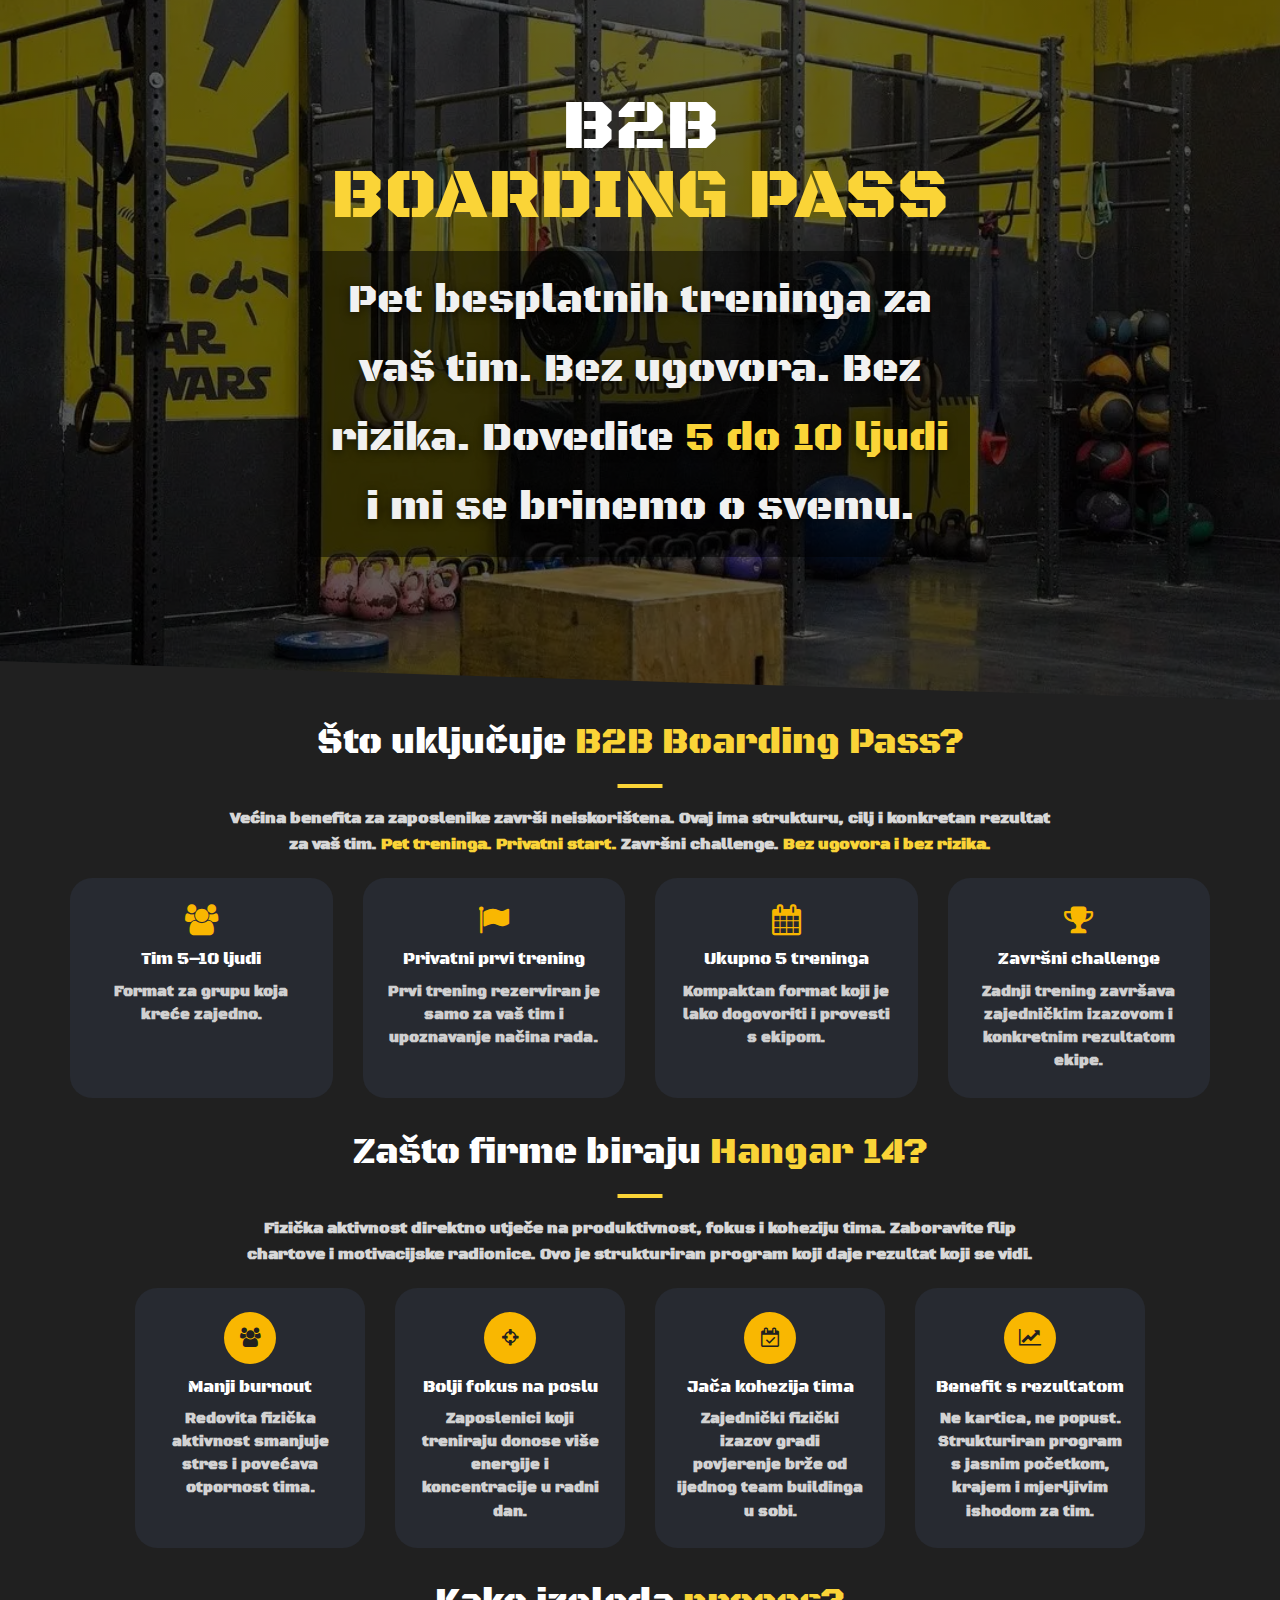
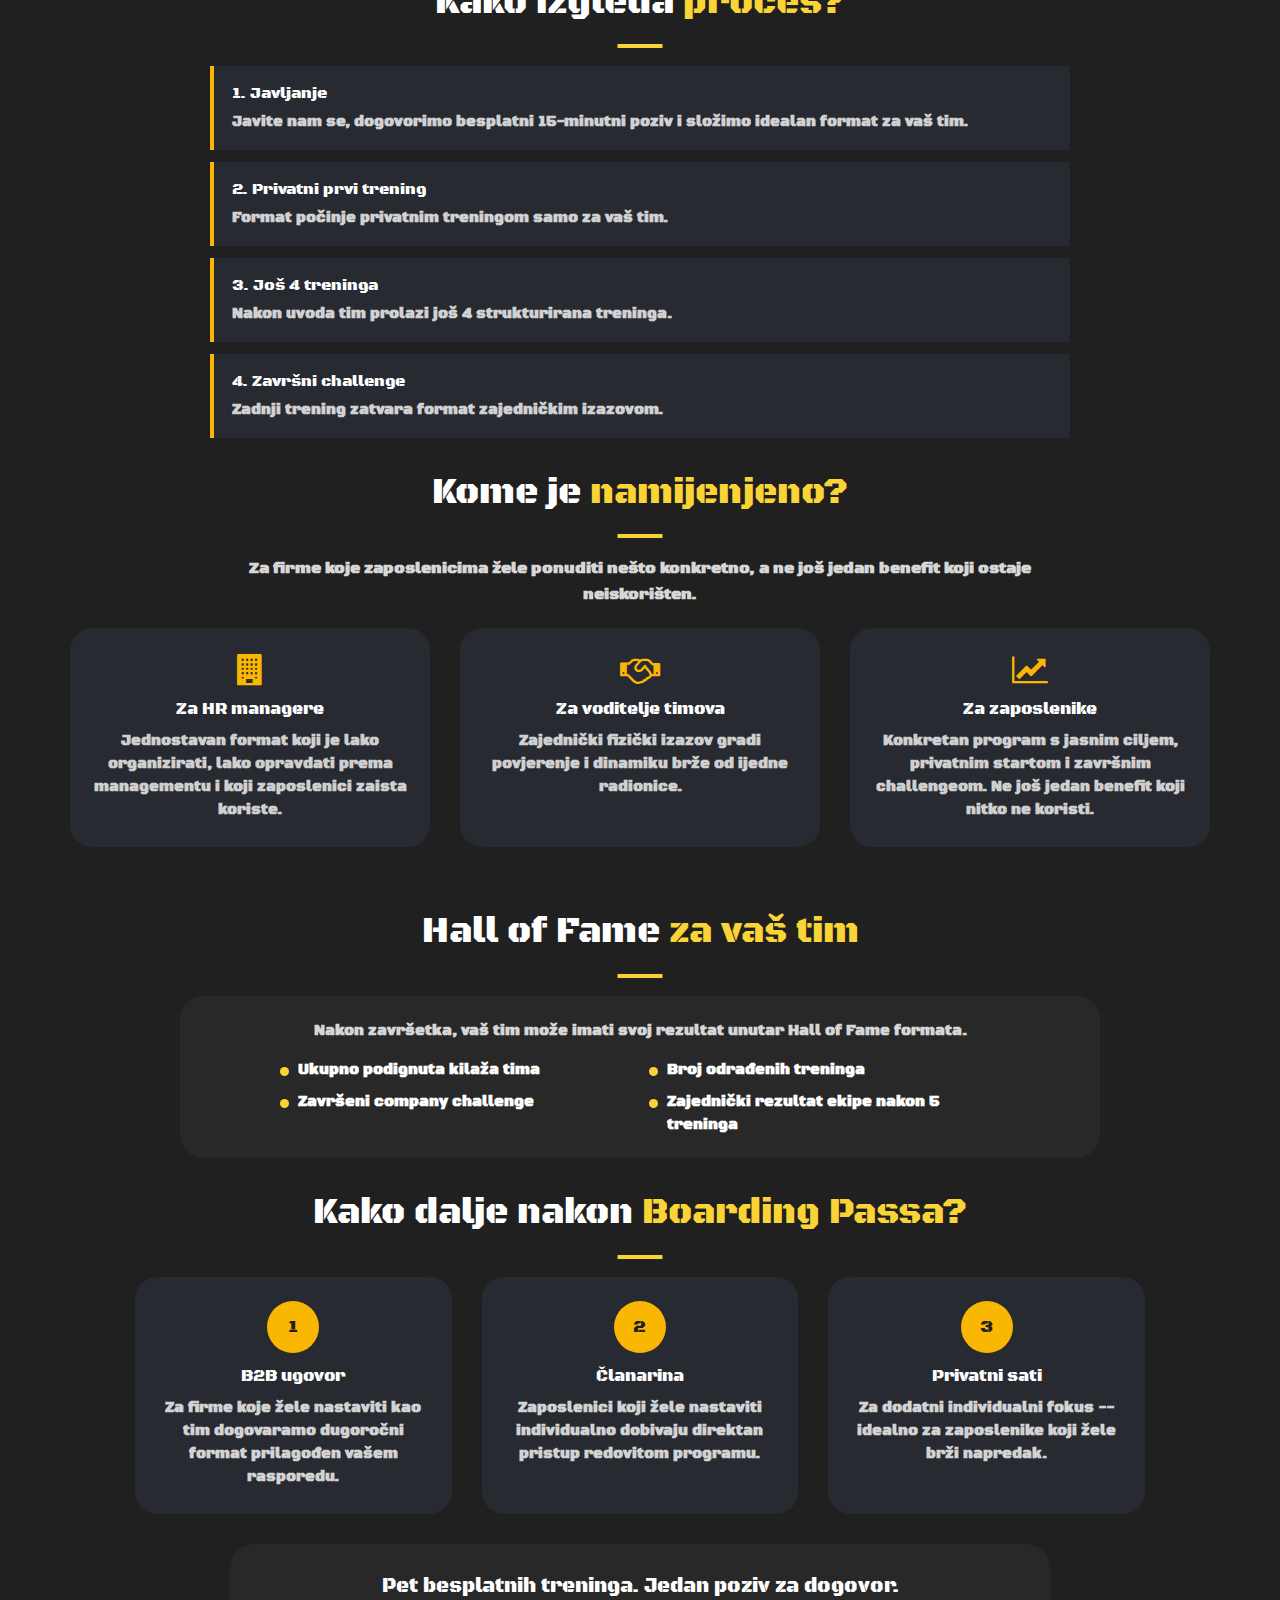
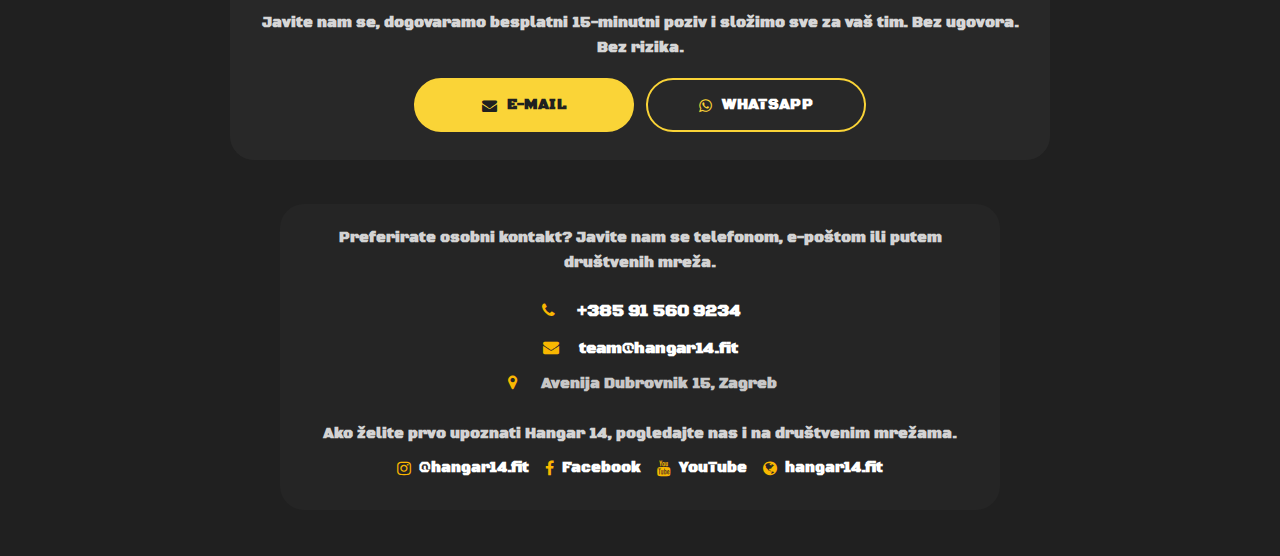
<file: b2b.html>
<!DOCTYPE html>
<html lang="hr">

<head>
    <meta charset="UTF-8"/>
    <title>Hangar 14 | B2B Boarding Pass 5</title>
    <meta name="keywords" content="b2b fitness, corporate fitness, team training, boarding pass, hangar 14"/>
    <meta name="description"
          content="B2B Boarding Pass 5 — privatni prvi trening, ukupno 5 strukturiranih treninga za tim od 5–10 ljudi i završni company challenge u Hangaru 14."/>
    <meta name="format-detection" content="telephone=no"/>
    <meta name="viewport" content="width=device-width, initial-scale=1, shrink-to-fit=no"/>
    <link rel="shortcut icon" href="assets/img/favicon.webp"/>

    <link rel="stylesheet" href="assets/css/slick.min.css"/>
    <link rel="stylesheet" href="assets/css/bootstrap-grid.css"/>
    <link rel="stylesheet" href="assets/css/font-awesome.min.css"/>
    <link rel="stylesheet" href="assets/css/style.css"/>
    <link rel="stylesheet" href="assets/css/boarding-pages.css"/>
    <link rel="stylesheet" href="assets/css/b2b-page.css"/>
</head>

<body id="home">

<section class="s-crossfit-slider">
    <div class="crossfit-slider">
        <div class="crossfit-slide">
            <div class="crossfit-slide-bg"
                 style="background-image: linear-gradient(rgba(0,0,0,0.22), rgba(0,0,0,0.22)), url(assets/img/slide-1.webp)">
            </div>
            <div class="container">
                <div class="crossfit-slide-cover boarding-hero">
                    <h1 class="title">B2B<span>Boarding Pass</span></h1>
                    <div class="boarding-subtitle-wrap">
                        <p class="boarding-subtitle">
                            Pet besplatnih treninga za vaš tim. Bez ugovora. Bez rizika. Dovedite <span class="subtitle-accent">5 do 10 ljudi</span> i mi se brinemo o svemu.
                        </p>
                    </div>
                </div>
            </div>
        </div>
    </div>
</section>

<section class="s-crossfit boarding-section">
    <div class="container">
        <h2 class="title-decor">Što uključuje <span>B2B Boarding Pass?</span></h2>
        <p class="boarding-intro">
            Većina benefita za zaposlenike završi neiskorištena. Ovaj ima strukturu, cilj i konkretan rezultat za vaš tim. <span class="subtitle-accent">Pet treninga.</span> <span class="subtitle-accent">Privatni start.</span> Završni challenge. <span class="subtitle-accent">Bez ugovora i bez rizika.</span>
        </p>
        <div class="row">
            <div class="col-md-3 col-sm-6 crossfit-col">
                <div class="boarding-feature">
                    <i class="fa fa-users" aria-hidden="true"></i>
                    <h3>Tim 5–10 ljudi</h3>
                    <p>Format za grupu koja kreće zajedno.</p>
                </div>
            </div>
            <div class="col-md-3 col-sm-6 crossfit-col">
                <div class="boarding-feature">
                    <i class="fa fa-flag" aria-hidden="true"></i>
                    <h3>Privatni prvi trening</h3>
                    <p>Prvi trening rezerviran je samo za vaš tim i upoznavanje načina rada.</p>
                </div>
            </div>
            <div class="col-md-3 col-sm-6 crossfit-col">
                <div class="boarding-feature">
                    <i class="fa fa-calendar" aria-hidden="true"></i>
                    <h3>Ukupno 5 treninga</h3>
                    <p>Kompaktan format koji je lako dogovoriti i provesti s ekipom.</p>
                </div>
            </div>
            <div class="col-md-3 col-sm-6 crossfit-col">
                <div class="boarding-feature">
                    <i class="fa fa-trophy" aria-hidden="true"></i>
                    <h3>Završni challenge</h3>
                    <p>Zadnji trening završava zajedničkim izazovom i konkretnim rezultatom ekipe.</p>
                </div>
            </div>
        </div>
    </div>
</section>

<section class="s-club-cards club-cards-lite boarding-section">
    <div class="container">
        <h2 class="title-decor">Zašto firme biraju <span>Hangar 14?</span></h2>
        <p class="boarding-intro">
            Fizička aktivnost direktno utječe na produktivnost, fokus i koheziju tima. Zaboravite flip chartove i motivacijske radionice. Ovo je strukturiran program koji daje rezultat koji se vidi.
        </p>
        <div class="row boarding-next-grid">
            <div class="col-md-3 col-sm-6 club-card-col">
                <div class="boarding-next-card">
                    <div class="boarding-next-number"><i class="fa fa-users" aria-hidden="true"></i></div>
                    <h3>Manji burnout</h3>
                    <p>Redovita fizička aktivnost smanjuje stres i povećava otpornost tima.</p>
                </div>
            </div>
            <div class="col-md-3 col-sm-6 club-card-col">
                <div class="boarding-next-card">
                    <div class="boarding-next-number"><i class="fa fa-crosshairs" aria-hidden="true"></i></div>
                    <h3>Bolji fokus na poslu</h3>
                    <p>Zaposlenici koji treniraju donose više energije i koncentracije u radni dan.</p>
                </div>
            </div>
            <div class="col-md-3 col-sm-6 club-card-col">
                <div class="boarding-next-card">
                    <div class="boarding-next-number"><i class="fa fa-calendar-check-o" aria-hidden="true"></i></div>
                    <h3>Jača kohezija tima</h3>
                    <p>Zajednički fizički izazov gradi povjerenje brže od ijednog team buildinga u sobi.</p>
                </div>
            </div>
            <div class="col-md-3 col-sm-6 club-card-col">
                <div class="boarding-next-card">
                    <div class="boarding-next-number"><i class="fa fa-line-chart" aria-hidden="true"></i></div>
                    <h3>Benefit s rezultatom</h3>
                    <p>Ne kartica, ne popust. Strukturiran program s jasnim početkom, krajem i mjerljivim ishodom za tim.</p>
                </div>
            </div>
        </div>
    </div>
</section>

<section class="s-club-cards boarding-section">
    <div class="container">
        <h2 class="title-decor">Kako izgleda <span>proces?</span></h2>
        <div class="boarding-process">
            <div class="boarding-process-step">
                <h3>1. Javljanje</h3>
                <p>Javite nam se, dogovorimo besplatni 15-minutni poziv i složimo idealan format za vaš tim.</p>
            </div>
            <div class="boarding-process-step">
                <h3>2. Privatni prvi trening</h3>
                <p>Format počinje privatnim treningom samo za vaš tim.</p>
            </div>
            <div class="boarding-process-step">
                <h3>3. Još 4 treninga</h3>
                <p>Nakon uvoda tim prolazi još 4 strukturirana treninga.</p>
            </div>
            <div class="boarding-process-step">
                <h3>4. Završni challenge</h3>
                <p>Zadnji trening zatvara format zajedničkim izazovom.</p>
            </div>
        </div>
    </div>
</section>

<section class="s-out-trainer boarding-section">
    <div class="container">
        <h2 class="title-decor">Kome je <span>namijenjeno?</span></h2>
        <p class="boarding-intro">
            Za firme koje zaposlenicima žele ponuditi nešto konkretno, a ne još jedan benefit koji ostaje neiskorišten.
        </p>
        <div class="row">
            <div class="col-md-4 out-trainer-col">
                <div class="boarding-feature">
                    <i class="fa fa-building" aria-hidden="true"></i>
                    <h3>Za HR managere</h3>
                    <p>Jednostavan format koji je lako organizirati, lako opravdati prema managementu i koji zaposlenici zaista koriste.</p>
                </div>
            </div>
            <div class="col-md-4 out-trainer-col">
                <div class="boarding-feature">
                    <i class="fa fa-handshake-o" aria-hidden="true"></i>
                    <h3>Za voditelje timova</h3>
                    <p>Zajednički fizički izazov gradi povjerenje i dinamiku brže od ijedne radionice.</p>
                </div>
            </div>
            <div class="col-md-4 out-trainer-col">
                <div class="boarding-feature">
                    <i class="fa fa-line-chart" aria-hidden="true"></i>
                    <h3>Za zaposlenike</h3>
                    <p>Konkretan program s jasnim ciljem, privatnim startom i završnim challengeom. Ne još jedan benefit koji nitko ne koristi.</p>
                </div>
            </div>
        </div>
    </div>
</section>

<section class="s-training-schedule boarding-section">
    <div class="container">
        <h2 class="title-decor">Hall of Fame <span>za vaš tim</span></h2>
        <div class="boarding-hof-simple">
            <p>
                Nakon završetka, vaš tim može imati svoj rezultat unutar Hall of Fame formata.
            </p>
            <ul class="boarding-hof-grid">
                <li>Ukupno podignuta kilaža tima</li>
                <li>Broj odrađenih treninga</li>
                <li>Završeni company challenge</li>
                <li>Zajednički rezultat ekipe nakon 5 treninga</li>
            </ul>
        </div>
    </div>
</section>

<section class="s-club-cards club-cards-lite boarding-section">
    <div class="container">
        <h2 class="title-decor">Kako dalje nakon <span>Boarding Passa?</span></h2>
        <div class="row boarding-next-grid">
            <div class="col-md-4 club-card-col">
                <div class="boarding-next-card">
                    <div class="boarding-next-number">1</div>
                    <h3>B2B ugovor</h3>
                    <p>Za firme koje žele nastaviti kao tim dogovaramo dugoročni format prilagođen vašem rasporedu.</p>
                </div>
            </div>
            <div class="col-md-4 club-card-col">
                <div class="boarding-next-card">
                    <div class="boarding-next-number">2</div>
                    <h3>Članarina</h3>
                    <p>Zaposlenici koji žele nastaviti individualno dobivaju direktan pristup redovitom programu.</p>
                </div>
            </div>
            <div class="col-md-4 club-card-col">
                <div class="boarding-next-card">
                    <div class="boarding-next-number">3</div>
                    <h3>Privatni sati</h3>
                    <p>Za dodatni individualni fokus -- idealno za zaposlenike koji žele brži napredak.</p>
                </div>
            </div>
        </div>
    </div>
</section>

<section class="s-crossfit boarding-section boarding-final-cta">
    <div class="container">
        <div class="boarding-final-box">
            <h3>Pet besplatnih treninga. Jedan poziv za dogovor.</h3>
            <p>Javite nam se, dogovaramo besplatni 15-minutni poziv i složimo sve za vaš tim. Bez ugovora. Bez rizika.</p>

            <div class="boarding-final-actions">
                <a class="boarding-final-btn boarding-final-btn--primary" href="mailto:team@hangar14.fit?subject=B2B%20Boarding%20Pass%205">
                    <i class="fa fa-envelope" aria-hidden="true"></i>
                    E-mail
                </a>
                <a class="boarding-final-btn" target="_blank" rel="noopener noreferrer"
                   href="https://wa.me/385915609234?text=Pozdrav!%20Zanima%20nas%20B2B%20Boarding%20Pass%20za%20na%C5%A1%20tim.%20%C5%BDeljeli%20bismo%20dogovoriti%20kratki%20poziv.">
                    <i class="fa fa-whatsapp" aria-hidden="true"></i>
                    WhatsApp
                </a>
            </div>
        </div>
    </div>
</section>

<div class="container">
    <div class="boarding-bottom-wrap">
        <p class="boarding-small-text">Preferirate osobni kontakt? Javite nam se telefonom, e-poštom ili putem društvenih mreža.</p>

        <div class="row justify-content-center">
            <ul class="footer-cont boarding-footer-links">
                <li>
                    <i class="fa fa-phone" aria-hidden="true"></i>
                    <span>+385 91 560 9234</span>
                </li>
                <li>
                    <i class="fa fa-envelope" aria-hidden="true"></i>
                    <a href="mailto:team@hangar14.fit">team@hangar14.fit</a>
                </li>
                <li>
                    <a target="_blank" rel="noopener noreferrer" href="https://maps.app.goo.gl/2svGmUUykSerrmfe8">
                        <i class="fa fa-map-marker" aria-hidden="true"></i>
                        <span>Avenija Dubrovnik 15, Zagreb</span>
                    </a>
                </li>
            </ul>
        </div>

        <p class="boarding-social-note">Ako želite prvo upoznati Hangar 14, pogledajte nas i na društvenim mrežama.</p>

        <ul class="boarding-social-links">
            <li>
                <a target="_blank" rel="noopener noreferrer" href="https://www.instagram.com/hangar14.fit">
                    <i class="fa fa-instagram" aria-hidden="true"></i>
                    <span>@hangar14.fit</span>
                </a>
            </li>
            <li>
                <a target="_blank" rel="noopener noreferrer" href="https://www.facebook.com/profile.php?id=61571803554327">
                    <i class="fa fa-facebook" aria-hidden="true"></i>
                    <span>Facebook</span>
                </a>
            </li>
            <li>
                <a target="_blank" rel="noopener noreferrer" href="https://www.youtube.com/@Hangar14-y1m">
                    <i class="fa fa-youtube" aria-hidden="true"></i>
                    <span>YouTube</span>
                </a>
            </li>
            <li>
                <a target="_blank" rel="noopener noreferrer" href="https://hangar14.fit">
                    <i class="fa fa-globe" aria-hidden="true"></i>
                    <span>hangar14.fit</span>
                </a>
            </li>
        </ul>
    </div>
</div>

<div class="boarding-page-end-space"></div>

<script src="assets/js/jquery-2.2.4.min.js"></script>
<script src="assets/js/slick.min.js"></script>
<script src="assets/js/scripts.js"></script>
</body>

</html>
</file>
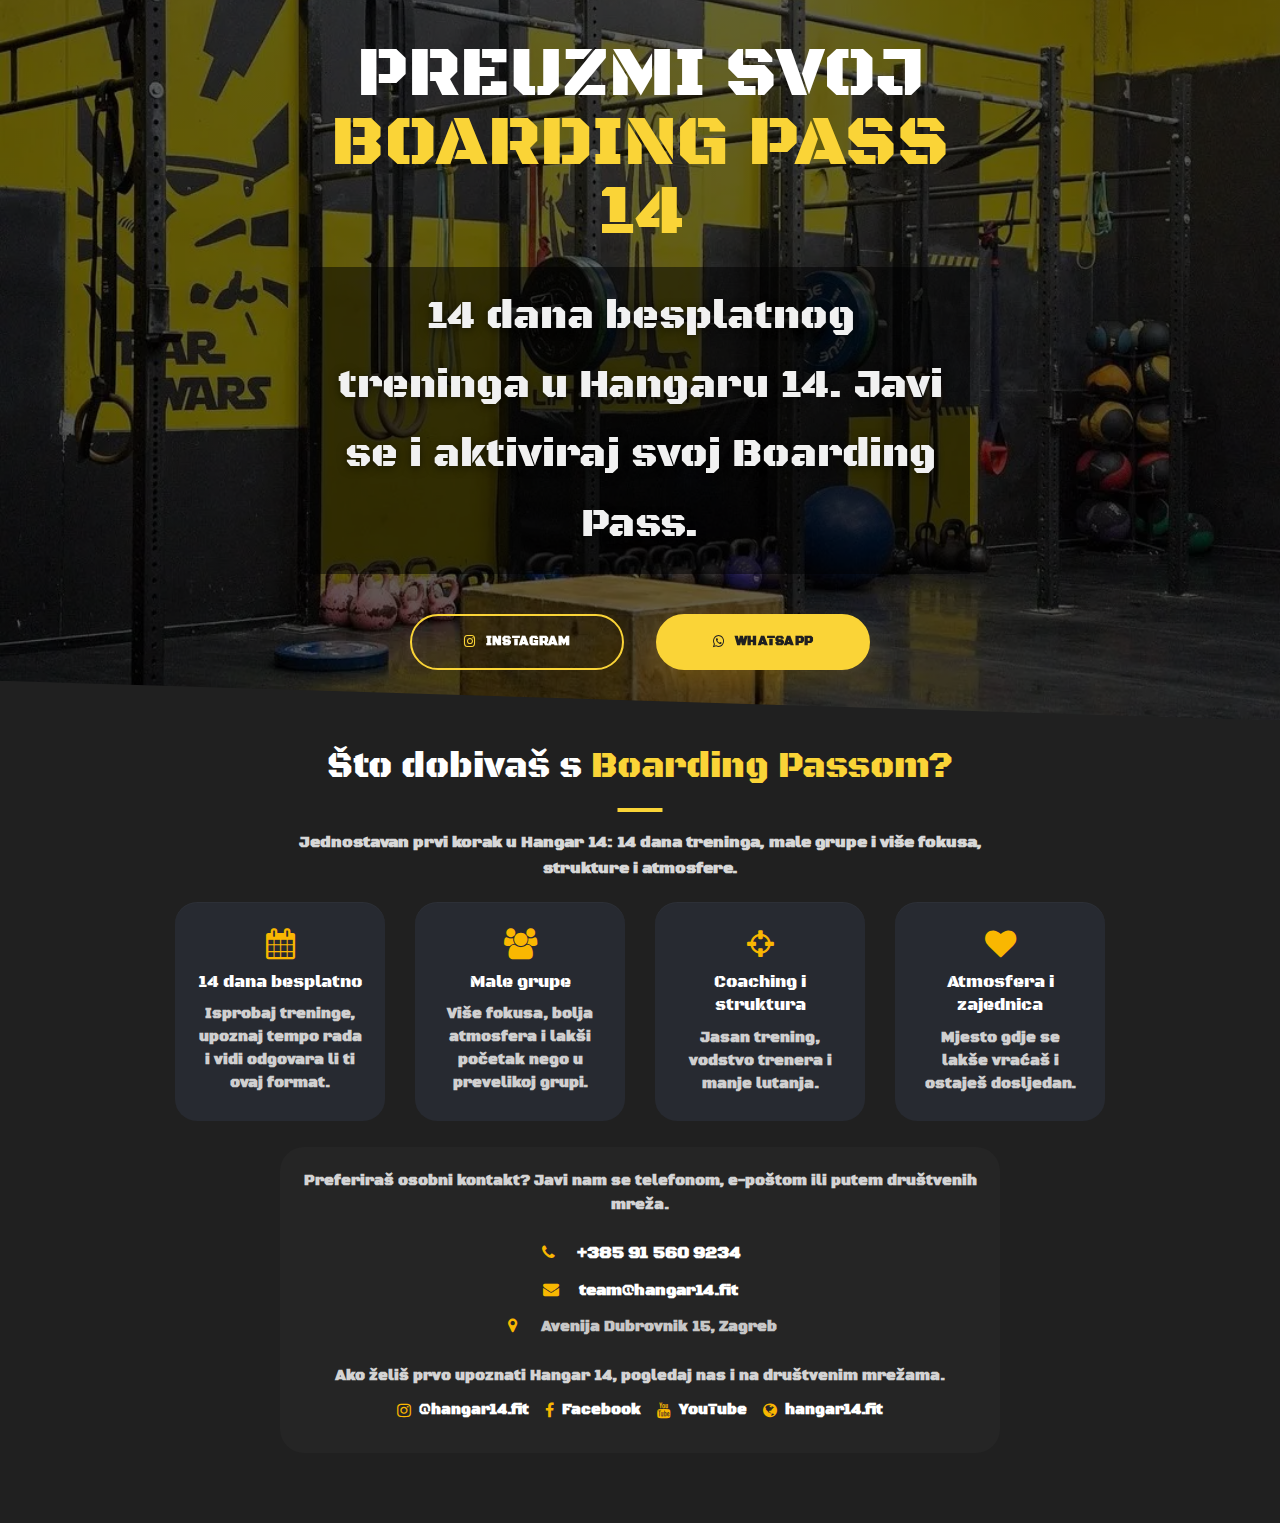
<file: boarding.html>
<!DOCTYPE html>
<html lang="hr">

<head>
    <meta charset="UTF-8" />
    <title>Hangar 14 | Boarding Pass 14</title>
    <meta name="keywords" content="boarding pass, hangar 14, probni trening, 14 dana treninga" />
    <meta name="description" content="Boarding Pass 14 u Hangaru 14: 14 dana besplatnog treninga uz jednostavan start preko Instagrama ili WhatsAppa." />
    <meta name="format-detection" content="telephone=no" />
    <meta name="viewport" content="width=device-width, initial-scale=1, shrink-to-fit=no" />
    <link rel="shortcut icon" href="assets/img/favicon.webp" />

    <link rel="stylesheet" href="assets/css/slick.min.css" />
    <link rel="stylesheet" href="assets/css/bootstrap-grid.css" />
    <link rel="stylesheet" href="assets/css/font-awesome.min.css" />
    <link rel="stylesheet" href="assets/css/style.css" />
    <link rel="stylesheet" href="assets/css/boarding-pages.css" />
    <link rel="stylesheet" href="assets/css/b2b-page.css" />
    <link rel="stylesheet" href="assets/css/boarding-page.css" />
</head>

<body id="home">

<section class="s-crossfit-slider">
    <div class="crossfit-slider">
        <div class="crossfit-slide">
            <div class="crossfit-slide-bg"
                 style="background-image: linear-gradient(rgba(0,0,0,0.22), rgba(0,0,0,0.22)), url(assets/img/slide-1.webp)">
            </div>
            <div class="container">
                <div class="crossfit-slide-cover boarding-hero">
                    <h2 class="title">Preuzmi svoj<span>Boarding Pass 14</span></h2>
                    <div class="boarding-subtitle-wrap">
                        <p class="boarding-subtitle">
                            14 dana besplatnog treninga u Hangaru 14. Javi se i aktiviraj svoj Boarding Pass.
                        </p>
                    </div>
                    <div class="boarding-hero-actions">
                        <a class="boarding-final-btn" target="_blank" rel="noopener noreferrer" href="https://ig.me/m/hangar14.fit">
                            <i class="fa fa-instagram" aria-hidden="true"></i>
                            Instagram
                        </a>
                        <a class="boarding-final-btn boarding-final-btn--primary" target="_blank" rel="noopener noreferrer" href="https://wa.me/385915609234?text=Boarding%20Pass">
                            <i class="fa fa-whatsapp" aria-hidden="true"></i>
                            WhatsApp
                        </a>
                    </div>
                </div>
            </div>
        </div>
    </div>
</section>

<div class="container boarding-info">
    <div class="boarding-benefits-section">
        <h2 class="title-decor">Što dobivaš s <span>Boarding Passom?</span></h2>
        <p class="boarding-intro boarding-value-intro">
            Jednostavan prvi korak u Hangar 14: 14 dana treninga, male grupe i više fokusa, strukture i atmosfere.
        </p>
        <div class="row">
            <div class="col-md-3 col-sm-6 crossfit-col">
                <div class="boarding-feature boarding-value-card">
                    <i class="fa fa-calendar" aria-hidden="true"></i>
                    <h3>14 dana besplatno</h3>
                    <p>Isprobaj treninge, upoznaj tempo rada i vidi odgovara li ti ovaj format.</p>
                </div>
            </div>
            <div class="col-md-3 col-sm-6 crossfit-col">
                <div class="boarding-feature boarding-value-card">
                    <i class="fa fa-users" aria-hidden="true"></i>
                    <h3>Male grupe</h3>
                    <p>Više fokusa, bolja atmosfera i lakši početak nego u prevelikoj grupi.</p>
                </div>
            </div>
            <div class="col-md-3 col-sm-6 crossfit-col">
                <div class="boarding-feature boarding-value-card">
                    <i class="fa fa-crosshairs" aria-hidden="true"></i>
                    <h3>Coaching i struktura</h3>
                    <p>Jasan trening, vodstvo trenera i manje lutanja.</p>
                </div>
            </div>
            <div class="col-md-3 col-sm-6 crossfit-col">
                <div class="boarding-feature boarding-value-card">
                    <i class="fa fa-heart" aria-hidden="true"></i>
                    <h3>Atmosfera i zajednica</h3>
                    <p>Mjesto gdje se lakše vraćaš i ostaješ dosljedan.</p>
                </div>
            </div>
        </div>
    </div>

    <div class="boarding-bottom-wrap">
        <p class="boarding-small-text">Preferiraš osobni kontakt? Javi nam se telefonom, e-poštom ili putem društvenih mreža.</p>

        <div class="row justify-content-center">
            <ul class="footer-cont boarding-footer-links">
                <li>
                    <i class="fa fa-phone" aria-hidden="true"></i>
                    <span>+385 91 560 9234</span>
                </li>
                <li>
                    <i class="fa fa-envelope" aria-hidden="true"></i>
                    <a href="mailto:team@hangar14.fit">team@hangar14.fit</a>
                </li>
                <li>
                    <a target="_blank" rel="noopener noreferrer" href="https://maps.app.goo.gl/2svGmUUykSerrmfe8">
                        <i class="fa fa-map-marker" aria-hidden="true"></i>
                        <span>Avenija Dubrovnik 15, Zagreb</span>
                    </a>
                </li>
            </ul>
        </div>

        <p class="boarding-social-note">Ako želiš prvo upoznati Hangar 14, pogledaj nas i na društvenim mrežama.</p>

        <ul class="boarding-social-links">
            <li>
                <a target="_blank" rel="noopener noreferrer" href="https://www.instagram.com/hangar14.fit">
                    <i class="fa fa-instagram" aria-hidden="true"></i>
                    <span>@hangar14.fit</span>
                </a>
            </li>
            <li>
                <a target="_blank" rel="noopener noreferrer" href="https://www.facebook.com/profile.php?id=61571803554327">
                    <i class="fa fa-facebook" aria-hidden="true"></i>
                    <span>Facebook</span>
                </a>
            </li>
            <li>
                <a target="_blank" rel="noopener noreferrer" href="https://www.youtube.com/@Hangar14-y1m">
                    <i class="fa fa-youtube" aria-hidden="true"></i>
                    <span>YouTube</span>
                </a>
            </li>
            <li>
                <a target="_blank" rel="noopener noreferrer" href="https://hangar14.fit">
                    <i class="fa fa-globe" aria-hidden="true"></i>
                    <span>hangar14.fit</span>
                </a>
            </li>
        </ul>
    </div>
</div>

<div class="boarding-page-end-space"></div>

<script src="assets/js/jquery-2.2.4.min.js"></script>
<script src="assets/js/slick.min.js"></script>
<script src="assets/js/scripts.js"></script>
</body>

</html>
</file>
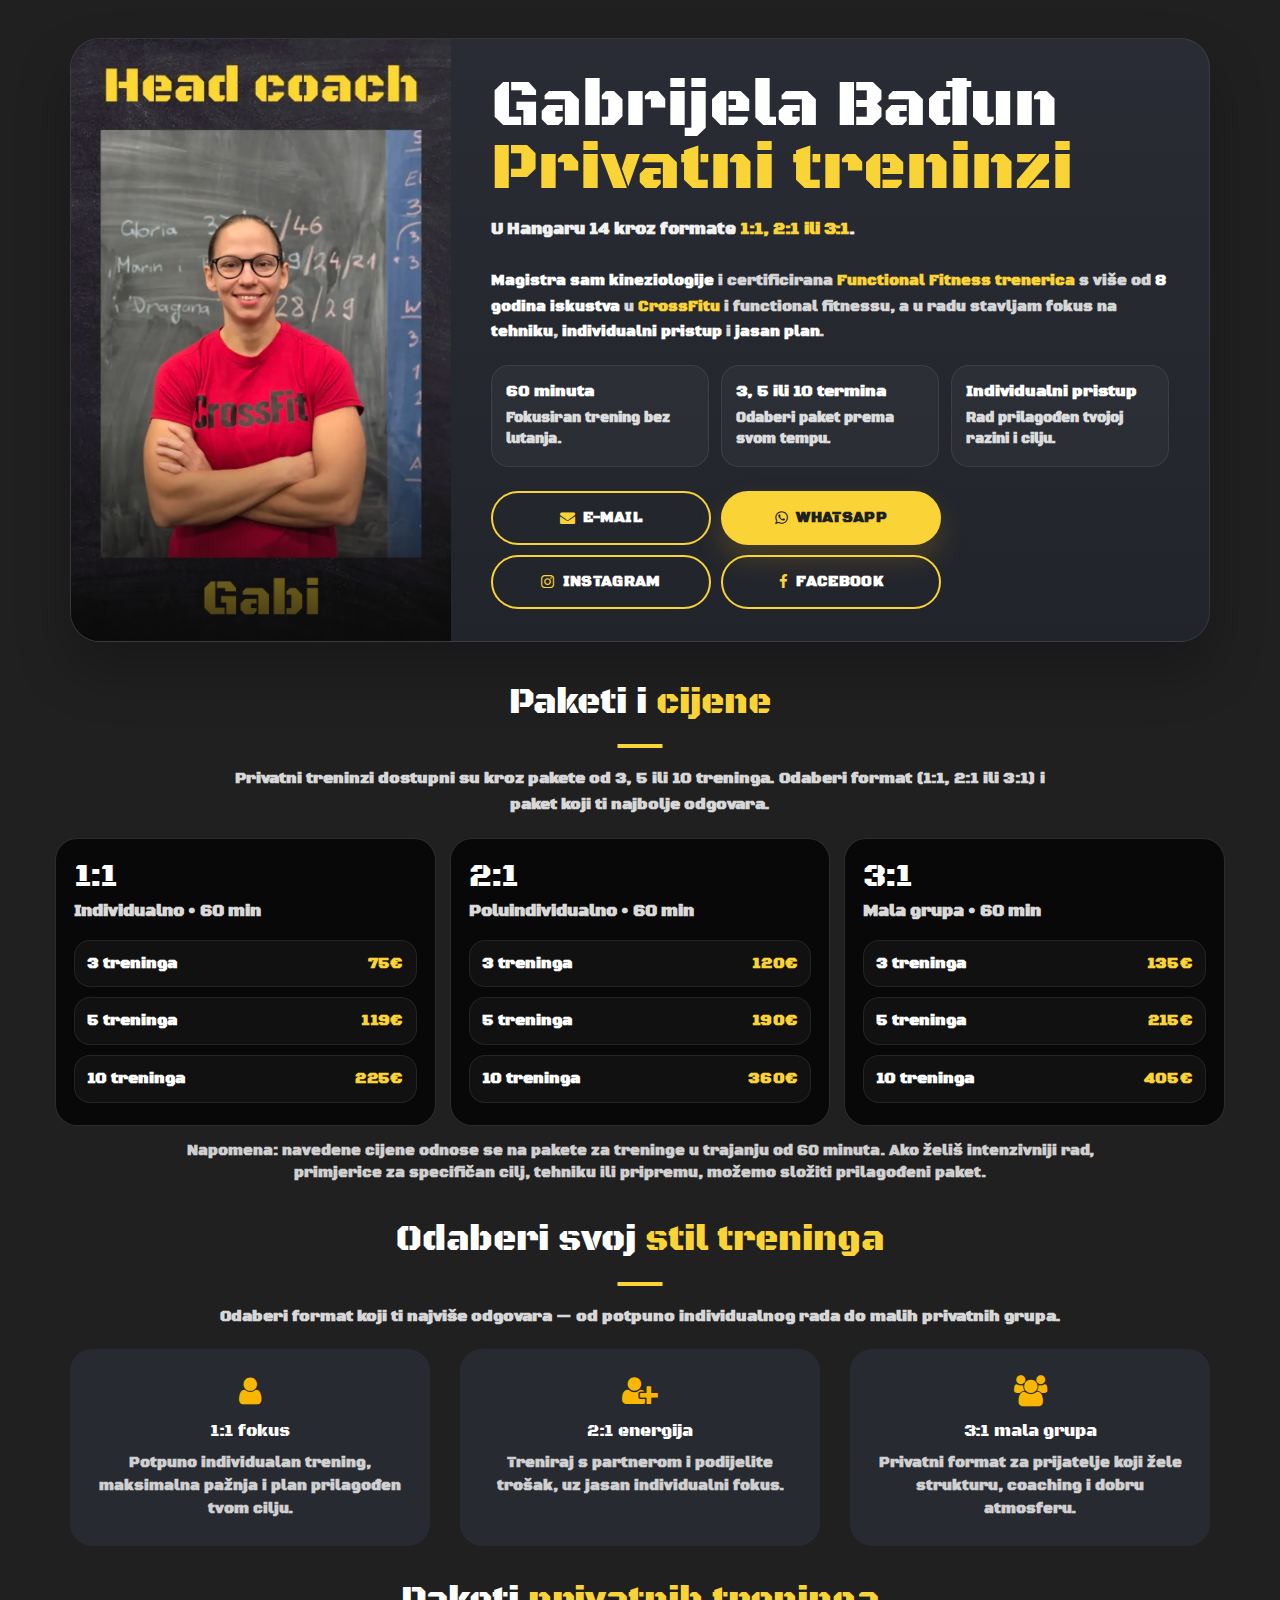
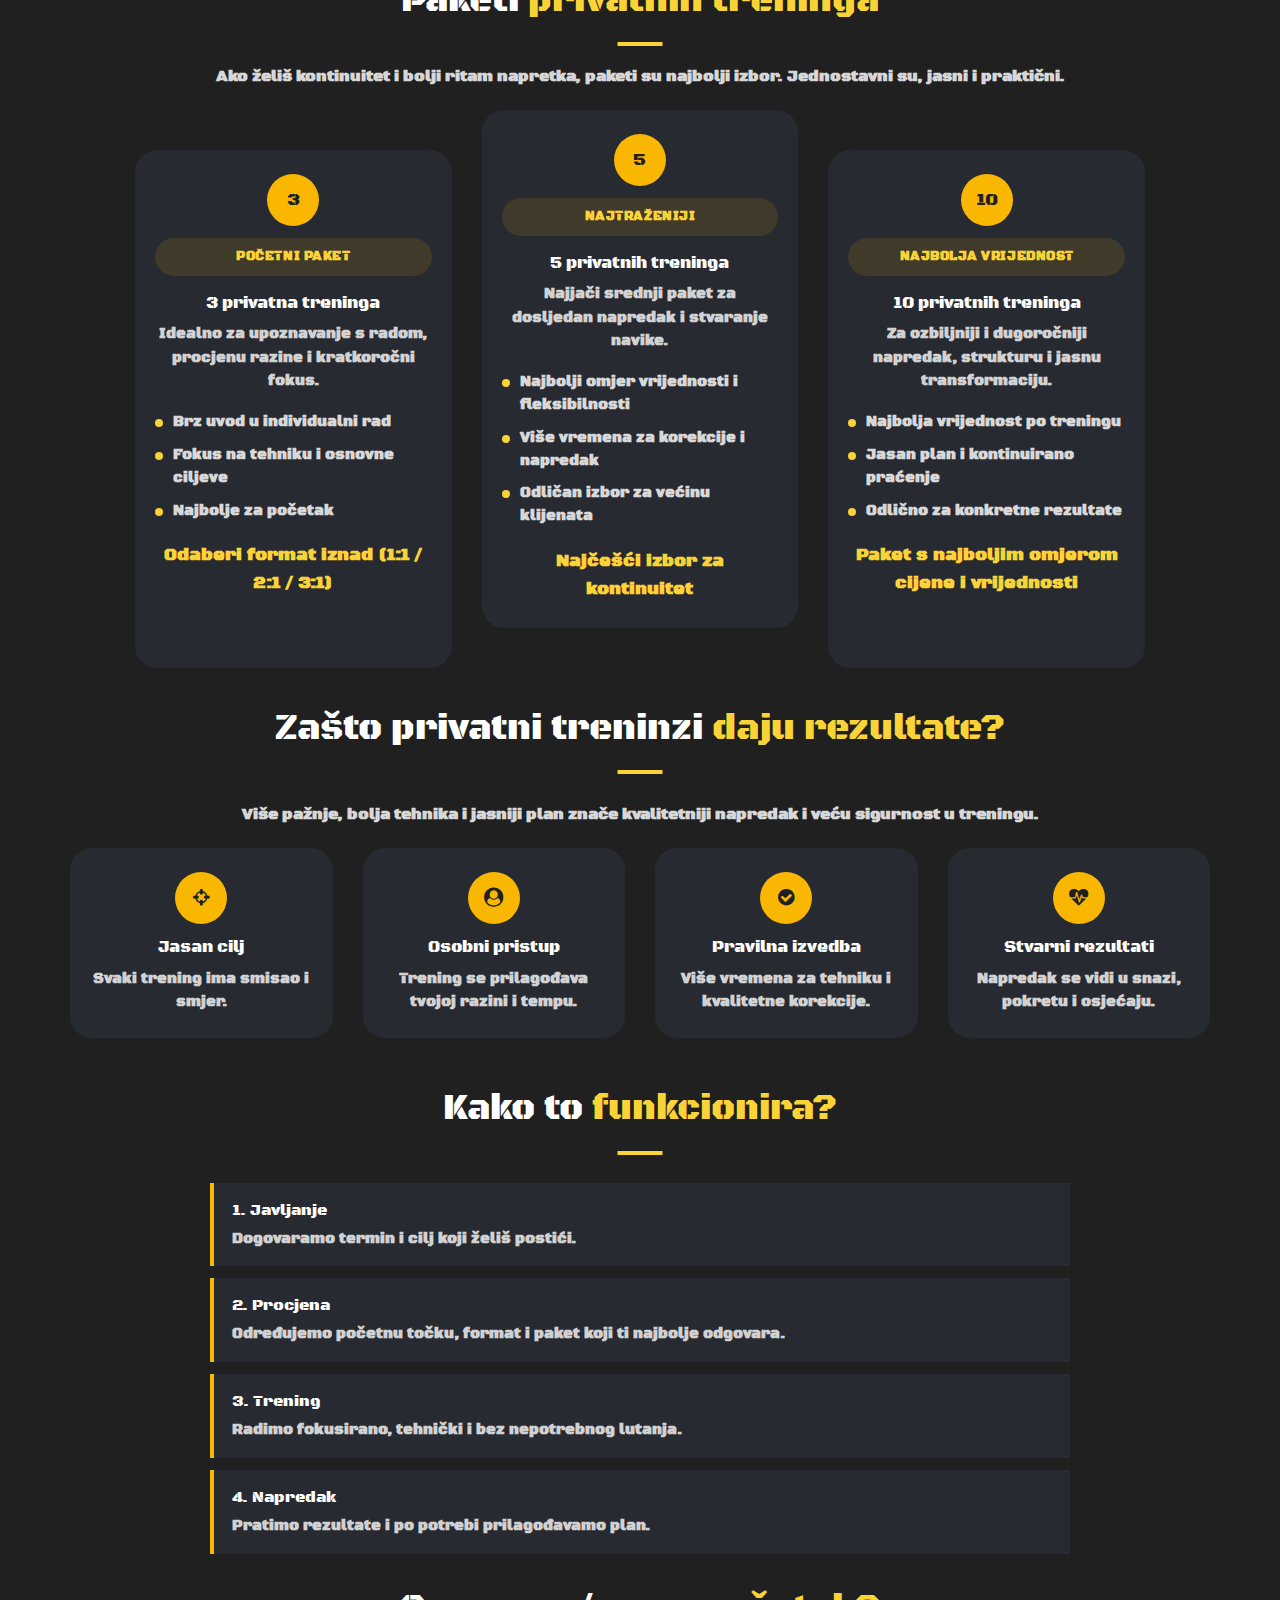
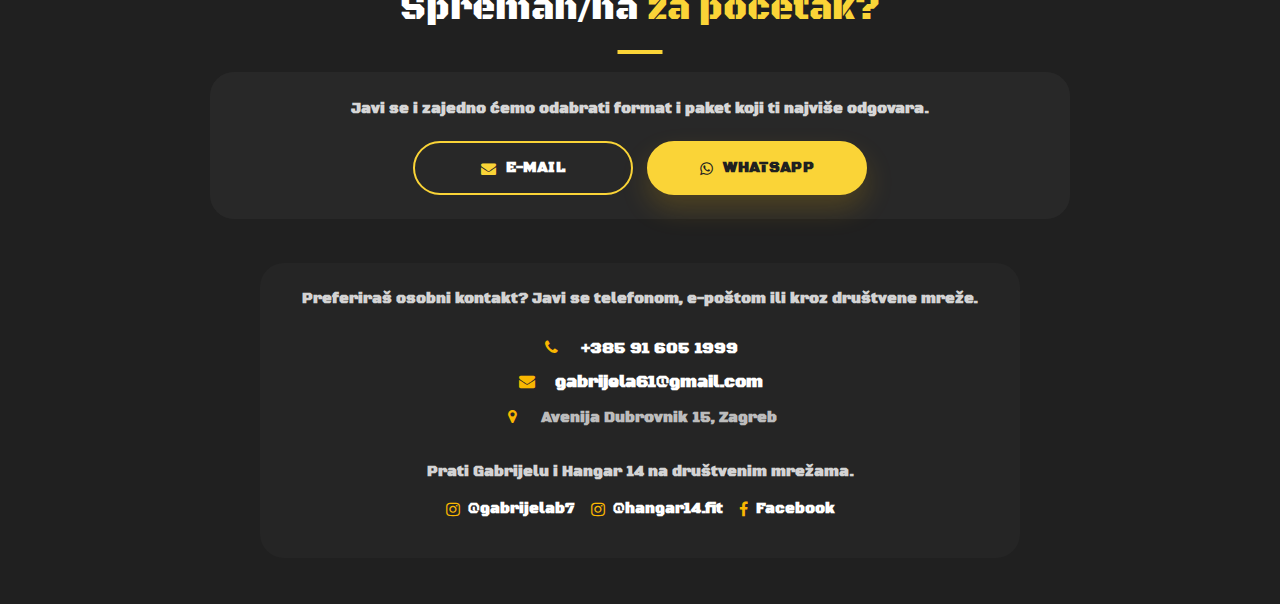
<file: gabrijela.html>
<!DOCTYPE html>
<html lang="hr">

<head>
    <meta charset="UTF-8"/>
    <title>Hangar 14 | Gabrijela privatni treninzi</title>
    <meta name="keywords" content="Gabrijela, privatni treninzi, osobni trening, privatni sati, Hangar 14"/>
    <meta name="description"
          content="Privatni treninzi s Gabrijelom u Hangaru 14 — formati 1:1, 2:1 i 3:1 uz pakete od 3, 5 i 10 treninga."/>
    <meta name="format-detection" content="telephone=no"/>
    <meta name="viewport" content="width=device-width, initial-scale=1, shrink-to-fit=no"/>
    <link rel="shortcut icon" href="assets/img/favicon.webp"/>

    <link rel="stylesheet" href="assets/css/slick.min.css"/>
    <link rel="stylesheet" href="assets/css/bootstrap-grid.css"/>
    <link rel="stylesheet" href="assets/css/font-awesome.min.css"/>
    <link rel="stylesheet" href="assets/css/style.css"/>
    <link rel="stylesheet" href="assets/css/boarding-pages.css"/>
    <link rel="stylesheet" href="assets/css/gabrijela-page.css"/>
</head>

<body id="home">

<section class="gabriela-hero">
    <div class="container">
        <div class="gabriela-hero-board">
            <div class="gabriela-hero-media">
                <img src="assets/img/trainer-gabrijela.webp" alt="Gabrijela Badun" width="960" height="1280"/>
            </div>
            <div class="gabriela-hero-content">
                <h1 class="title">Gabrijela Bađun<span>Privatni treninzi</span></h1>
                <div class="gabriela-subtitle-wrap">
                    <p class="gabriela-subtitle">
                        U Hangaru 14 kroz formate
                        <span class="subtitle-accent">1:1, 2:1 ili 3:1</span>.
                    </p>
                </div>

                <div class="gabriela-hero-bio">
                    <p>
                        <strong>Magistra sam kineziologije</strong> i certificirana <span class="bio-accent">Functional Fitness trenerica</span> s više od <strong>8 godina iskustva</strong> u <span class="bio-accent">CrossFitu</span> i functional fitnessu, a u radu stavljam fokus na <strong>tehniku</strong>, <strong>individualni pristup</strong> i <strong>jasan plan</strong>.
                    </p>
                </div>

                <ul class="gabriela-hero-points">
                    <li><strong>60 minuta</strong>Fokusiran trening bez lutanja.</li>
                    <li><strong>3, 5 ili 10 termina</strong>Odaberi paket prema svom tempu.</li>
                    <li><strong>Individualni pristup</strong>Rad prilagođen tvojoj razini i cilju.</li>
                </ul>

                <div class="gabriela-hero-actions">
                    <a class="gabriela-hero-btn" href="mailto:gabrijela61@gmail.com?subject=Privatni%20treninzi%20s%20Gabrijelom">
                        <i class="fa fa-envelope" aria-hidden="true"></i>
                        E-mail
                    </a>
                    <a class="gabriela-hero-btn gabriela-hero-btn--primary" target="_blank" rel="noopener noreferrer"
                       href="https://wa.me/385916051999?text=Pozdrav!%20Zanima%20me%20paket%20privatnih%20treninga%20s%20Gabrijelom%20(1:1%2C%202:1%20ili%203:1).">
                        <i class="fa fa-whatsapp" aria-hidden="true"></i>
                        WhatsApp
                    </a>
                    <a class="gabriela-hero-btn" target="_blank" rel="noopener noreferrer"
                       href="https://www.instagram.com/gabrijelab7/">
                        <i class="fa fa-instagram" aria-hidden="true"></i>
                        Instagram
                    </a>
                    <a class="gabriela-hero-btn" target="_blank" rel="noopener noreferrer"
                       href="https://www.facebook.com/najvise.filipa">
                        <i class="fa fa-facebook" aria-hidden="true"></i>
                        Facebook
                    </a>
                </div>

            </div>
        </div>
    </div>
</section>

<section class="s-crossfit gabriela-section">
    <div class="container gabriela-pricing-matrix">
        <h2 class="title-decor">Paketi i <span>cijene</span></h2>
        <p class="gabriela-intro">
            Privatni treninzi dostupni su kroz pakete od <strong>3, 5 ili 10</strong> treninga. Odaberi format (1:1, 2:1
            ili 3:1) i paket koji ti najbolje odgovara.
        </p>

        <div class="gabriela-pricing-grid">
            <div class="gabriela-pricing-card">
                <div class="gabriela-pricing-head">
                    <div class="gabriela-pricing-format">1:1</div>
                    <p class="gabriela-pricing-title">Individualno • 60 min</p>
                </div>
                <ul class="gabriela-pricing-list">
                    <li class="gabriela-pricing-row">
                        <strong>3 treninga</strong>
                        <span>75€</span>
                    </li>
                    <li class="gabriela-pricing-row">
                        <strong>5 treninga</strong>
                        <span>119€</span>
                    </li>
                    <li class="gabriela-pricing-row">
                        <strong>10 treninga</strong>
                        <span>225€</span>
                    </li>
                </ul>
            </div>

            <div class="gabriela-pricing-card">
                <div class="gabriela-pricing-head">
                    <div class="gabriela-pricing-format">2:1</div>
                    <p class="gabriela-pricing-title">Poluindividualno • 60 min</p>
                </div>
                <ul class="gabriela-pricing-list">
                    <li class="gabriela-pricing-row">
                        <strong>3 treninga</strong>
                        <span>120€</span>
                    </li>
                    <li class="gabriela-pricing-row">
                        <strong>5 treninga</strong>
                        <span>190€</span>
                    </li>
                    <li class="gabriela-pricing-row">
                        <strong>10 treninga</strong>
                        <span>360€</span>
                    </li>
                </ul>
            </div>

            <div class="gabriela-pricing-card">
                <div class="gabriela-pricing-head">
                    <div class="gabriela-pricing-format">3:1</div>
                    <p class="gabriela-pricing-title">Mala grupa • 60 min</p>
                </div>
                <ul class="gabriela-pricing-list">
                    <li class="gabriela-pricing-row">
                        <strong>3 treninga</strong>
                        <span>135€</span>
                    </li>
                    <li class="gabriela-pricing-row">
                        <strong>5 treninga</strong>
                        <span>215€</span>
                    </li>
                    <li class="gabriela-pricing-row">
                        <strong>10 treninga</strong>
                        <span>405€</span>
                    </li>
                </ul>
            </div>
        </div>

        <p class="gabriela-pricing-note">
            Napomena: navedene cijene odnose se na pakete za treninge u trajanju od 60 minuta. Ako želiš intenzivniji
            rad, primjerice za specifičan cilj, tehniku ili pripremu, možemo složiti prilagođeni paket.
        </p>
    </div>
</section>

<section class="s-crossfit gabriela-section">
    <div class="container">
        <h2 class="title-decor">Odaberi svoj <span>stil treninga</span></h2>
        <p class="gabriela-intro">
            Odaberi format koji ti najviše odgovara — od potpuno individualnog rada do malih privatnih grupa.
        </p>

        <div class="row gabriela-format-row">
            <div class="col-md-4 crossfit-col">
                <div class="gabriela-feature">
                    <i class="fa fa-user" aria-hidden="true"></i>
                    <h3>1:1 fokus</h3>
                    <p>Potpuno individualan trening, maksimalna pažnja i plan prilagođen tvom cilju.</p>
                </div>
            </div>
            <div class="col-md-4 crossfit-col">
                <div class="gabriela-feature">
                    <i class="fa fa-user-plus" aria-hidden="true"></i>
                    <h3>2:1 energija</h3>
                    <p>Treniraj s partnerom i podijelite trošak, uz jasan individualni fokus.</p>
                </div>
            </div>
            <div class="col-md-4 crossfit-col">
                <div class="gabriela-feature">
                    <i class="fa fa-users" aria-hidden="true"></i>
                    <h3>3:1 mala grupa</h3>
                    <p>Privatni format za prijatelje koji žele strukturu, coaching i dobru atmosferu.</p>
                </div>
            </div>
        </div>
    </div>
</section>

<section class="s-club-cards club-cards-lite gabriela-section">
    <div class="container">
        <h2 class="title-decor">Paketi <span>privatnih treninga</span></h2>
        <p class="gabriela-intro">
            Ako želiš kontinuitet i bolji ritam napretka, paketi su najbolji izbor. Jednostavni su, jasni i praktični.
        </p>

        <div class="row boarding-next-grid">
            <div class="col-md-4 club-card-col">
                <div class="boarding-next-card gabriela-pack-card">
                    <div class="boarding-next-number">3</div>
                    <div class="gabriela-pack-badge">Početni paket</div>
                    <h3 class="package-title">3 privatna treninga</h3>
                    <p>Idealno za upoznavanje s radom, procjenu razine i kratkoročni fokus.</p>
                    <ul class="gabriela-pack-list">
                        <li>Brz uvod u individualni rad</li>
                        <li>Fokus na tehniku i osnovne ciljeve</li>
                        <li>Najbolje za početak</li>
                    </ul>
                    <p class="package-price">Odaberi format iznad (1:1 / 2:1 / 3:1)</p>
                </div>
            </div>

            <div class="col-md-4 club-card-col">
                <div class="boarding-next-card gabriela-pack-card">
                    <div class="boarding-next-number">5</div>
                    <div class="gabriela-pack-badge">Najtraženiji</div>
                    <h3 class="package-title">5 privatnih treninga</h3>
                    <p>Najjači srednji paket za dosljedan napredak i stvaranje navike.</p>
                    <ul class="gabriela-pack-list">
                        <li>Najbolji omjer vrijednosti i fleksibilnosti</li>
                        <li>Više vremena za korekcije i napredak</li>
                        <li>Odličan izbor za većinu klijenata</li>
                    </ul>
                    <p class="package-price">Najčešći izbor za kontinuitet</p>
                </div>
            </div>

            <div class="col-md-4 club-card-col">
                <div class="boarding-next-card gabriela-pack-card">
                    <div class="boarding-next-number">10</div>
                    <div class="gabriela-pack-badge">Najbolja vrijednost</div>
                    <h3 class="package-title">10 privatnih treninga</h3>
                    <p>Za ozbiljniji i dugoročniji napredak, strukturu i jasnu transformaciju.</p>
                    <ul class="gabriela-pack-list">
                        <li>Najbolja vrijednost po treningu</li>
                        <li>Jasan plan i kontinuirano praćenje</li>
                        <li>Odlično za konkretne rezultate</li>
                    </ul>
                    <p class="package-price">Paket s najboljim omjerom cijene i vrijednosti</p>
                </div>
            </div>
        </div>
    </div>
</section>

<section class="s-club-cards gabriela-section gabriela-section--spaced gabriela-benefits-section">
    <div class="container">
        <h2 class="title-decor">Zašto privatni treninzi <span>daju rezultate?</span></h2>
        <p class="gabriela-intro">
            Više pažnje, bolja tehnika i jasniji plan znače kvalitetniji napredak i veću sigurnost u treningu.
        </p>
        <div class="row">
            <div class="col-md-3 col-sm-6 club-card-col">
                <div class="boarding-next-card">
                    <div class="boarding-next-number"><i class="fa fa-crosshairs" aria-hidden="true"></i></div>
                    <h3>Jasan cilj</h3>
                    <p>Svaki trening ima smisao i smjer.</p>
                </div>
            </div>
            <div class="col-md-3 col-sm-6 club-card-col">
                <div class="boarding-next-card">
                    <div class="boarding-next-number"><i class="fa fa-user-circle" aria-hidden="true"></i></div>
                    <h3>Osobni pristup</h3>
                    <p>Trening se prilagođava tvojoj razini i tempu.</p>
                </div>
            </div>
            <div class="col-md-3 col-sm-6 club-card-col">
                <div class="boarding-next-card">
                    <div class="boarding-next-number"><i class="fa fa-check-circle" aria-hidden="true"></i></div>
                    <h3>Pravilna izvedba</h3>
                    <p>Više vremena za tehniku i kvalitetne korekcije.</p>
                </div>
            </div>
            <div class="col-md-3 col-sm-6 club-card-col">
                <div class="boarding-next-card">
                    <div class="boarding-next-number"><i class="fa fa-heartbeat" aria-hidden="true"></i></div>
                    <h3>Stvarni rezultati</h3>
                    <p>Napredak se vidi u snazi, pokretu i osjećaju.</p>
                </div>
            </div>
        </div>
    </div>
</section>

<section class="s-club-cards gabriela-section gabriela-section--spaced">
    <div class="container">
        <h2 class="title-decor">Kako to <span>funkcionira?</span></h2>
        <div class="gabriela-process">
            <div class="gabriela-process-step">
                <h3>1. Javljanje</h3>
                <p>Dogovaramo termin i cilj koji želiš postići.</p>
            </div>
            <div class="gabriela-process-step">
                <h3>2. Procjena</h3>
                <p>Određujemo početnu točku, format i paket koji ti najbolje odgovara.</p>
            </div>
            <div class="gabriela-process-step">
                <h3>3. Trening</h3>
                <p>Radimo fokusirano, tehnički i bez nepotrebnog lutanja.</p>
            </div>
            <div class="gabriela-process-step">
                <h3>4. Napredak</h3>
                <p>Pratimo rezultate i po potrebi prilagođavamo plan.</p>
            </div>
        </div>
    </div>
</section>

<section class="s-crossfit gabriela-section boarding-final-cta">
    <div class="container">
        <h2 class="title-decor">Spreman/na <span>za početak?</span></h2>
        <div class="gabriela-final-box">
            <p>Javi se i zajedno ćemo odabrati format i paket koji ti najviše odgovara.</p>

            <div class="gabriela-final-actions">
                <a class="gabriela-final-btn" href="mailto:gabrijela61@gmail.com?subject=Privatni%20treninzi%20s%20Gabrijelom">
                    <i class="fa fa-envelope" aria-hidden="true"></i>
                    E-mail
                </a>
                <a class="gabriela-final-btn gabriela-final-btn--primary" target="_blank"
                   href="https://wa.me/385916051999?text=Pozdrav!%20Zanima%20me%20paket%20privatnih%20treninga%20s%20Gabrijelom%20(1:1%2C%202:1%20ili%203:1).">
                    <i class="fa fa-whatsapp" aria-hidden="true"></i>
                    WhatsApp
                </a>
            </div>
        </div>
    </div>
</section>

<div class="container">
    <div class="gabriela-note">
        <p class="gabriela-small-text">
            Preferiraš osobni kontakt? Javi se telefonom, e-poštom ili kroz društvene mreže.
        </p>

        <div class="row justify-content-center">
            <ul class="footer-cont boarding-footer-links">
                <li class="gabriela-contact-primary">
                    <i class="fa fa-phone" aria-hidden="true"></i>
                    <span>+385 91 605 1999</span>
                </li>
                <li class="gabriela-contact-secondary">
                    <i class="fa fa-envelope" aria-hidden="true"></i>
                    <a href="mailto:gabrijela61@gmail.com">gabrijela61@gmail.com</a>
                </li>
                <li class="gabriela-contact-muted">
                    <a target="_blank" rel="noopener noreferrer" href="https://maps.app.goo.gl/2svGmUUykSerrmfe8">
                        <i class="fa fa-map-marker" aria-hidden="true"></i>
                        <span>Avenija Dubrovnik 15, Zagreb</span>
                    </a>
                </li>
            </ul>
        </div>

        <p class="boarding-social-note">Prati Gabrijelu i Hangar 14 na društvenim mrežama.</p>

        <ul class="boarding-social-links">
            <li>
                <a target="_blank" href="https://www.instagram.com/gabrijelab7/">
                    <i class="fa fa-instagram" aria-hidden="true"></i>
                    <span>@gabrijelab7</span>
                </a>
            </li>
            <li>
                <a target="_blank" href="https://www.instagram.com/hangar14.fit">
                    <i class="fa fa-instagram" aria-hidden="true"></i>
                    <span>@hangar14.fit</span>
                </a>
            </li>
            <li>
                <a target="_blank" href="https://www.facebook.com/profile.php?id=61571803554327">
                    <i class="fa fa-facebook" aria-hidden="true"></i>
                    <span>Facebook</span>
                </a>
            </li>
        </ul>
    </div>
</div>

<div class="boarding-page-end-space"></div>

<script src="assets/js/jquery-2.2.4.min.js"></script>
<script src="assets/js/slick.min.js"></script>
<script src="assets/js/scripts.js"></script>
</body>
</html>
</file>
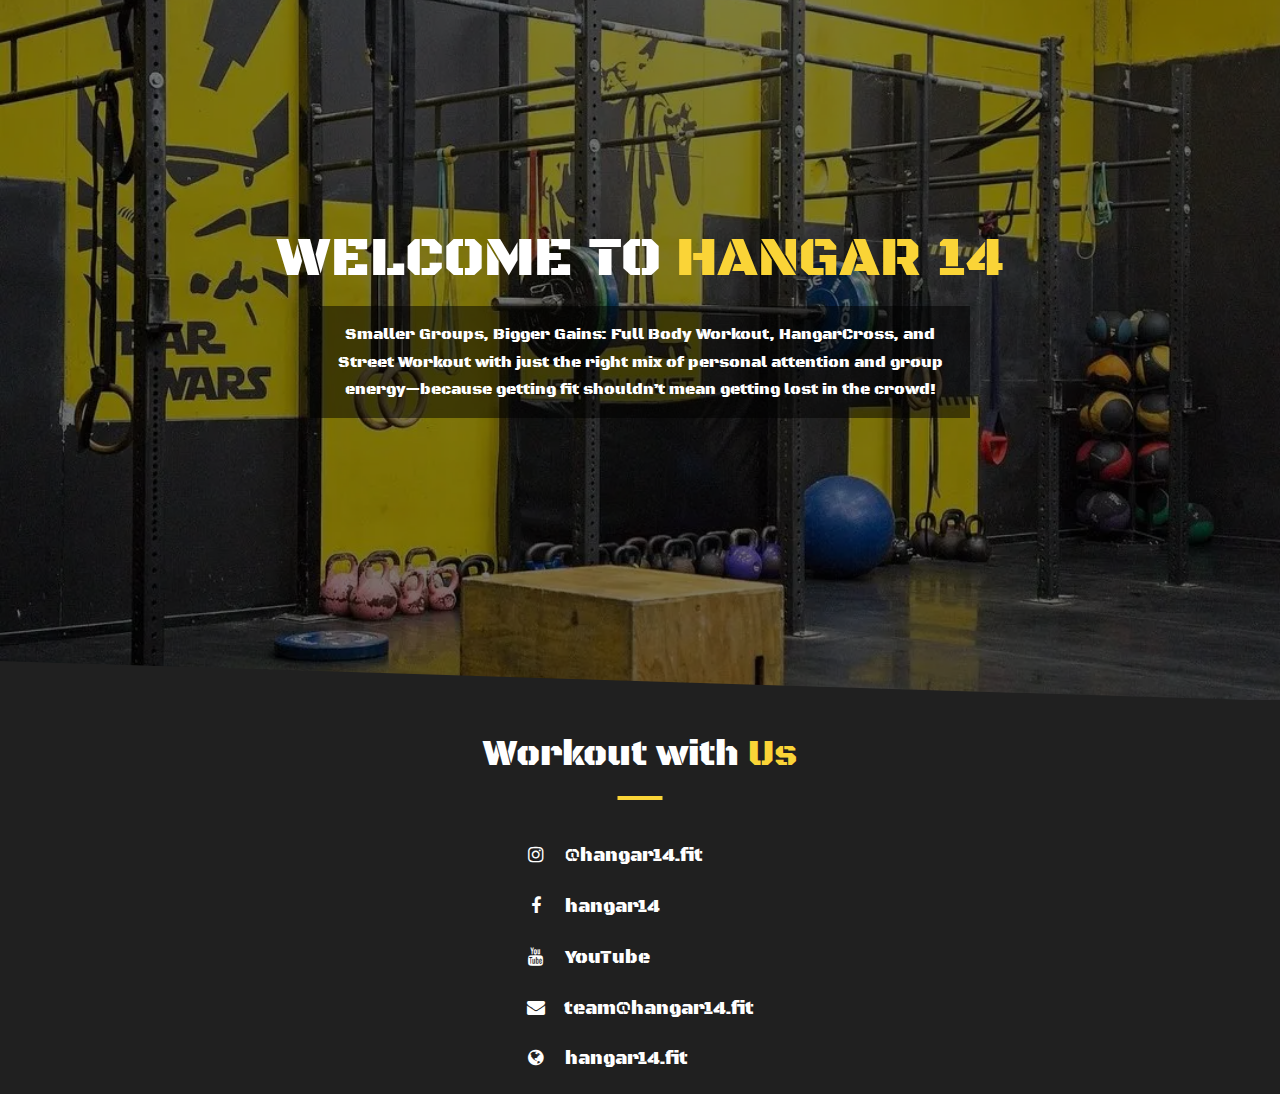
<file: qr.html>
<!DOCTYPE html>
<html lang="en">

<head>
    <meta charset="UTF-8" />
    <title>Hangar 14 QR</title>
    <!-- =================== META =================== -->
    <meta name="keywords" content="" />
    <meta name="description" content="" />
    <meta name="format-detection" content="telephone=no" />
    <meta name="viewport" content="width=device-width, initial-scale=1, shrink-to-fit=no" />
    <link rel="shortcut icon" href="assets/img/favicon.webp" />
    <!-- =================== STYLE =================== -->
    <link rel="stylesheet" href="assets/css/slick.min.css" />
    <link rel="stylesheet" href="assets/css/bootstrap-grid.css" />
    <link rel="stylesheet" href="assets/css/font-awesome.min.css" />
    <link rel="stylesheet" href="assets/css/style.css" />

    <style>
        .footer-cont li {
            margin: 20px 0;
        }

        .footer-cont a {
            font-size: 1.2rem;
        }
    </style>

    <script type="text/javascript">
        (function (c, l, a, r, i, t, y) {
            c[a] = c[a] || function () { (c[a].q = c[a].q || []).push(arguments) };
            t = l.createElement(r); t.async = 1; t.src = "https://www.clarity.ms/tag/" + i;
            y = l.getElementsByTagName(r)[0]; y.parentNode.insertBefore(t, y);
        })(window, document, "clarity", "script", "pq6kf678a9");
    </script>

</head>

<body id="home">

    <!-- ============ S-CROSSFIT-SLIDER ============ -->
    <section class="s-crossfit-slider">
        <div class="crossfit-slider">
            <div class="crossfit-slide">
                <div class="crossfit-slide-bg" style="background-image: url(assets/img/slide-1.webp)"></div>
                <div class="container">
                    <div class="crossfit-slide-cover">
                        <h2 class="title">Welcome to<span> Hangar 14</span></h2>
                        <p>
                            Smaller Groups, Bigger Gains: Full Body Workout, HangarCross, and Street Workout with just
                            the right mix of personal attention and group energy—because getting fit shouldn’t mean
                            getting lost in the crowd!
                        </p>
                    </div>
                </div>
            </div>
        </div>
    </section>
    <!-- ========== S-CROSSFIT-SLIDER END ========== -->

    <div class="container" style="margin-top: 30px;">
        <h2 class="title-decor">Workout with <span>Us</span></h2>
        <div class="row justify-content-center">
            <ul class="footer-cont">
                <li>
                    <a target="_blank" href="https://www.instagram.com/hangar14.fit">
                        <i class="fa fa-instagram" aria-hidden="true"></i>
                        <span>@hangar14.fit</span>
                    </a>
                </li>
                <li>
                    <a target="_blank" href="https://www.facebook.com/profile.php?id=61571803554327">
                        <i class="fa fa-facebook" aria-hidden="true"></i>
                        <span>hangar14</span>
                    </a>
                </li>
                <li>
                    <a target="_blank" href="https://www.youtube.com/@Hangar14-y1m">
                        <i class="fa fa-youtube" aria-hidden="true"></i>
                        <span>YouTube</span>
                    </a>
                </li>
                <li>
                    <i class="fa fa-envelope" aria-hidden="true"></i>
                    <a href="mailto:team@hangar14.fit">team@hangar14.fit</a>
                </li>
                <li>
                    <a target="_blank" href="https://hangar14.fit">
                        <i class="fa fa-globe" aria-hidden="true"></i>
                        <span>hangar14.fit</span>
                    </a>
                </li>
            </ul>
        </div>
    </div>

    <!--=================== SCRIPT	===================-->
    <script src="assets/js/jquery-2.2.4.min.js"></script>
    <script src="assets/js/slick.min.js"></script>
    <script src="assets/js/scripts.js"></script>
</body>

</html>
</file>
<file: assets/css/boarding-pages.css>
.boarding-hero {
    padding: 56px 0 28px;
}

/* Boarding landing page overrides */
.boarding-hero {
    padding: 40px 0 28px;
}

.boarding-hero-badge {
    display: inline-flex;
    align-items: center;
    justify-content: center;
    margin: 0 auto 18px;
    padding: 9px 16px;
    border: 1px solid rgba(250, 212, 55, 0.55);
    border-radius: 999px;
    background: rgba(13, 13, 13, 0.68);
    box-shadow: 0 14px 36px rgba(0, 0, 0, 0.26);
    color: #fad437;
    font-size: 0.72rem;
    font-weight: 700;
    letter-spacing: 0.14em;
    text-transform: uppercase;
}

.boarding-hero .title {
    max-width: 680px;
}

.boarding-hero-note {
    max-width: 460px;
    margin-top: 14px;
    color: #e0e0e0;
    font-size: 0.88rem;
    line-height: 1.5;
}

.boarding-hero-note-accent {
    color: #fad437;
}

.brand-accent {
    color: #fad437;
}

.boarding-hero-actions {
    display: flex;
    flex-wrap: wrap;
    justify-content: center;
    align-items: center;
    gap: 18px;
    margin-top: 30px;
}

.boarding-info {
    max-width: 960px;
    margin: 20px auto 24px;
}

.boarding-hero-actions .boarding-final-btn {
    min-width: 214px;
    min-height: 56px;
    padding: 12px 22px;
}

.boarding-hero-actions .boarding-final-btn + .boarding-final-btn {
    margin-left: 18px;
}

.boarding-hero-actions .boarding-final-btn--primary {
    box-shadow: 0 14px 28px rgba(249, 183, 1, 0.18);
}

.boarding-benefits-section {
    margin: 34px auto 0;
    text-align: center;
}

.boarding-benefits-section .title-decor {
    margin-bottom: 14px;
}

.boarding-value-intro {
    max-width: 520px;
    margin-bottom: 30px;
}

.boarding-value-card {
    min-height: 100%;
    width: 100%;
    padding: 30px 24px 26px;
    border-radius: 24px;
    background: #292b34;
    box-shadow: inset 0 1px 0 rgba(255, 255, 255, 0.03);
}

.boarding-value-card i {
    margin-bottom: 16px;
    color: #f9b701;
    font-size: 2rem;
}

.boarding-value-card h3 {
    max-width: 200px;
    margin: 0 auto 12px;
    line-height: 1.35;
}

.boarding-value-card p {
    max-width: 210px;
    margin: 0 auto;
    line-height: 1.72;
}

.boarding-benefits-section .row {
    align-items: stretch;
}

.boarding-benefits-section .crossfit-col {
    display: flex;
    padding-top: 0 !important;
    transform: none !important;
}

.boarding-bottom-wrap {
    max-width: 660px;
    margin-top: 34px;
    padding: 26px 24px 24px;
    border-radius: 28px;
    background: rgba(255, 255, 255, 0.02);
}

.boarding-footer-links {
    max-width: 420px;
    margin-top: 16px;
}

.boarding-footer-links li:first-child span {
    color: #fff;
    font-size: 1rem;
}

.boarding-footer-links li:nth-child(2) a {
    color: #fff;
}

.boarding-footer-links li:last-child span {
    color: #bcbcbc;
    font-size: 0.92rem;
}

.boarding-social-note {
    max-width: 500px;
    margin-top: 20px;
    color: #bcbcbc;
    font-size: 0.85rem;
}

.boarding-social-links {
    margin-top: 12px;
    gap: 8px 14px;
}

.boarding-social-links a {
    color: #cfcfcf;
    font-size: 0.88rem;
}

.boarding-social-links i {
    color: #d5a900;
}

.boarding-page-links {
    margin: 22px auto 0;
    text-align: center;
    color: rgba(255, 255, 255, 0.35);
    font-size: 0.86rem;
    font-weight: 800;
    letter-spacing: 0.08em;
    text-transform: uppercase;
}

.boarding-page-links span {
    display: inline-block;
    margin: 0 10px;
}

.boarding-page-links a {
    color: #bdbdbd;
    transition: 0.25s ease;
}

.boarding-page-links-current {
    color: #f1f1f1;
}

/* Shared footer/contact interaction styles */
.ui-contact-list i {
    transition: color 0.25s ease, transform 0.25s ease;
}

.ui-contact-list a,
.ui-contact-list span {
    transition: color 0.25s ease;
}

.ui-social-links a {
    transition: color 0.25s ease;
}

.ui-social-links i {
    font-size: 1.18rem;
    transition: color 0.25s ease, transform 0.25s ease;
}

.ui-page-links a {
    transition: color 0.25s ease;
}

@media (hover: hover) {
    .ui-contact-list li:hover i,
    .ui-contact-list li:focus-within i,
    .boarding-footer-links.ui-contact-list li:hover i,
    .boarding-footer-links.ui-contact-list li:focus-within i {
        color: #fad437;
        transform: translateY(-1px);
    }

    .ui-contact-list li:hover a,
    .ui-contact-list li:focus-within a,
    .ui-contact-list li:hover span,
    .ui-contact-list li:focus-within span,
    .boarding-footer-links.ui-contact-list li:hover > a,
    .boarding-footer-links.ui-contact-list li:focus-within > a,
    .boarding-footer-links.ui-contact-list li:hover > span,
    .boarding-footer-links.ui-contact-list li:focus-within > span,
    .boarding-footer-links.ui-contact-list li:hover a span,
    .boarding-footer-links.ui-contact-list li:focus-within a span {
        color: #fad437;
    }

    .ui-social-links a:hover,
    .ui-social-links a:focus-visible,
    .ui-page-links a:hover,
    .ui-page-links a:focus-visible {
        color: #fad437;
    }

    .ui-social-links a:hover i,
    .ui-social-links a:focus-visible i {
        color: #fad437;
        transform: translateY(-1px);
    }
}

/* Shared interactive card treatment used across landing pages */
.ui-hover-card {
    border: 1px solid rgba(255, 255, 255, 0.04);
    box-shadow: 0 16px 34px rgba(0, 0, 0, 0);
    transition: transform 0.25s ease, border-color 0.25s ease, box-shadow 0.25s ease;
    will-change: transform;
}

.ui-hover-card--pricing {
    box-shadow: 0 18px 38px rgba(0, 0, 0, 0);
}

.ui-hover-card-row {
    transition: border-color 0.25s ease, background-color 0.25s ease;
}

.boarding-value-card.ui-hover-card {
    box-shadow: inset 0 1px 0 rgba(255, 255, 255, 0.03), 0 16px 34px rgba(0, 0, 0, 0);
}

@media (hover: hover) {
    .ui-hover-card:hover,
    .ui-hover-card:focus-within {
        transform: translateY(-8px);
        border-color: rgba(250, 212, 55, 0.42);
        box-shadow: 0 20px 44px rgba(0, 0, 0, 0.32), 0 0 0 1px rgba(250, 212, 55, 0.22);
    }

    .ui-hover-card--pricing:hover,
    .ui-hover-card--pricing:focus-within {
        border-color: rgba(250, 212, 55, 0.72);
        box-shadow: 0 24px 48px rgba(0, 0, 0, 0.34), 0 0 0 1px rgba(250, 212, 55, 0.42);
    }

    .ui-hover-card--pricing:hover .ui-hover-card-row,
    .ui-hover-card--pricing:focus-within .ui-hover-card-row {
        border-color: rgba(250, 212, 55, 0.26);
        background-color: rgba(255, 255, 255, 0.055);
    }

    .boarding-value-card.ui-hover-card:hover,
    .boarding-value-card.ui-hover-card:focus-within {
        box-shadow: inset 0 1px 0 rgba(255, 255, 255, 0.03), 0 20px 44px rgba(0, 0, 0, 0.32), 0 0 0 1px rgba(250, 212, 55, 0.22);
    }
}

@media (max-width: 1199px) {
    .boarding-hero-actions {
        margin-top: 24px;
    }
}

@media (max-width: 991px) {
    .boarding-benefits-section {
        max-width: 100%;
    }
}

@media (max-width: 767px) {
    .boarding-hero {
        padding: 26px 0 22px;
    }

    .boarding-hero-badge {
        margin-bottom: 14px;
        padding: 8px 14px;
        font-size: 0.66rem;
        letter-spacing: 0.12em;
    }

    .boarding-hero-actions {
        gap: 12px;
        margin-top: 22px;
    }

    .boarding-hero-actions .boarding-final-btn {
        min-width: 100%;
        min-height: 52px;
        padding: 12px 16px;
    }

    .boarding-hero-actions .boarding-final-btn + .boarding-final-btn {
        margin-left: 0;
    }

    .boarding-hero-note {
        max-width: 100%;
        margin-top: 12px;
        font-size: 0.84rem;
    }

    .boarding-info {
        margin-top: 22px;
    }

    .boarding-bottom-wrap {
        max-width: 100%;
        margin-top: 26px;
        padding: 18px 16px;
        border-radius: 18px;
    }

    .boarding-benefits-section {
        margin-top: 18px;
    }

    .boarding-benefits-section .title-decor {
        margin-bottom: 16px;
    }

    .boarding-value-intro {
        margin-bottom: 16px;
    }

    .boarding-benefits-section .crossfit-col {
        display: block;
    }

    .boarding-value-card {
        padding: 24px 18px 22px;
    }

    .boarding-value-card i {
        margin-bottom: 14px;
        font-size: 1.8rem;
    }

    .boarding-value-card h3,
    .boarding-value-card p {
        max-width: 100%;
    }

    .boarding-page-links {
        margin-top: 18px;
        font-size: 0.8rem;
        line-height: 1.8;
    }
}

.boarding-hero .title {
    max-width: 760px;
    margin: 0 auto;
    text-align: center;
    font-size: 72px;
    line-height: 0.96;
}

.boarding-hero .title span {
    display: block;
}

.boarding-subtitle-wrap {
    max-width: 860px;
    margin: 20px auto 0;
    padding: 0;
    background: transparent;
}

.boarding-subtitle {
    margin: 0;
    text-align: center;
    color: #f1f1f1;
    font-size: 2.54rem;
    font-weight: 700;
    line-height: 1.68;
    text-shadow: 0 2px 10px rgba(0, 0, 0, 0.5);
}

.boarding-subtitle .subtitle-accent {
    color: #fad437;
}

.boarding-intro .subtitle-accent {
    color: #fad437;
}

.boarding-section {
    padding: 18px 0 12px;
}

.boarding-section .title-decor {
    margin-bottom: 18px;
}

.boarding-intro {
    max-width: 820px;
    margin: 0 auto 20px;
    text-align: center;
    color: #d7d7d7;
    font-size: 0.98rem;
    font-weight: 700;
    line-height: 1.65;
}

.boarding-next-grid {
    max-width: 1040px;
    margin: 0 auto;
}

.boarding-next-card {
    height: 100%;
    width: 100%;
    padding: 24px 20px;
    background: #272a31;
    border-radius: 22px;
    text-align: center;
    display: flex;
    flex-direction: column;
    justify-content: flex-start;
}

.boarding-next-card .boarding-next-number {
    display: inline-flex;
    align-items: center;
    justify-content: center;
    width: 52px;
    height: 52px;
    margin: 0 auto 12px;
    border-radius: 50%;
    background: #f9b701;
    color: #202020;
    font-size: 1.1rem;
}

.boarding-next-card .boarding-next-number i {
    color: #202020;
    font-size: 1.2rem;
}

.boarding-next-card h3 {
    margin-bottom: 8px;
    color: #fff;
    font-size: 1.06rem;
}

.boarding-next-card p {
    margin: 0;
    color: #d2d2d2;
    font-size: 0.92rem;
    font-weight: 700;
    line-height: 1.58;
}

.boarding-final-box {
    max-width: 860px;
    margin: 0 auto;
    padding: 28px 22px;
    border-radius: 24px;
    background: rgba(255, 255, 255, 0.04);
    text-align: center;
}

.boarding-final-box h3 {
    margin-bottom: 10px;
    color: #fff;
    font-size: 1.28rem;
}

.boarding-final-box p {
    margin: 0;
    color: #d6d6d6;
    font-weight: 700;
    line-height: 1.65;
    font-size: 0.95rem;
}

.boarding-final-actions {
    display: flex;
    flex-wrap: wrap;
    justify-content: center;
    gap: 14px;
    margin-top: 20px;
}

.boarding-final-btn {
    display: inline-flex;
    align-items: center;
    justify-content: center;
    min-width: 220px;
    min-height: 54px;
    padding: 12px 30px;
    border-radius: 999px;
    border: 2px solid #fad437;
    background: transparent;
    color: #fff;
    font-size: 15px;
    font-weight: 700;
    text-transform: uppercase;
    letter-spacing: 0.02em;
    transition: 0.25s ease;
}

.boarding-final-btn i {
    margin-right: 10px;
    color: #fad437;
}

.boarding-final-btn:hover {
    background: #fad437;
    color: #202020;
}

.boarding-final-btn:hover i {
    color: #202020;
}

.boarding-bottom-wrap {
    max-width: 760px;
    margin: 26px auto 0;
    padding: 24px 20px 34px;
    border-radius: 24px;
    background: rgba(255, 255, 255, 0.025);
    text-align: center;
}

.boarding-small-text {
    max-width: 700px;
    margin: 0 auto;
    text-align: center;
    color: #d3d3d3;
    font-size: 0.95rem;
    font-weight: 700;
    line-height: 1.6;
}

.boarding-benefits-outro {
    margin-top: 34px;
}

.boarding-footer-links {
    max-width: 420px;
    margin: 12px auto 0;
}

.boarding-footer-links li {
    margin: 10px 0;
}

.boarding-footer-links a,
.boarding-footer-links span {
    font-size: 1rem;
    font-weight: 700;
}

.boarding-footer-links i {
    color: #f9b701;
    font-size: 1em;
}

.boarding-social-note {
    max-width: 680px;
    margin: 20px auto 0;
    text-align: center;
    color: #d3d3d3;
    font-size: 0.92rem;
    font-weight: 700;
    line-height: 1.55;
}

.boarding-social-links {
    display: flex;
    flex-wrap: wrap;
    justify-content: center;
    gap: 10px 16px;
    max-width: 700px;
    margin: 14px auto 0;
    padding: 0;
    list-style: none;
}

.boarding-social-links li {
    margin: 0;
}

.boarding-social-links a {
    display: inline-flex;
    align-items: center;
    gap: 8px;
    color: #fff;
    font-size: 0.94rem;
    font-weight: 700;
}

.boarding-social-links a:hover {
    color: #fad437;
}

.boarding-social-links i {
    color: #f9b701;
    font-size: 1rem;
}

.boarding-page-end-space {
    height: 46px;
}

.boarding-final-cta {
    padding-bottom: 18px;
}

.boarding-section .row {
    align-items: stretch;
}

.boarding-section .crossfit-col,
.boarding-section .club-card-col,
.boarding-section .out-trainer-col {
    display: flex;
    padding-top: 0 !important;
    transform: none !important;
}

.boarding-section .crossfit-col:nth-child(2),
.boarding-section .club-card-col:nth-child(2),
.boarding-section .out-trainer-col:nth-child(2n) {
    padding-top: 0 !important;
    transform: none !important;
}

@media (max-width: 1199px) {
    .boarding-hero {
        padding: 46px 0 24px;
    }

    .boarding-hero .title {
        max-width: 640px;
        font-size: 58px;
    }

    .boarding-subtitle-wrap {
        max-width: 720px;
        margin-top: 18px;
    }

    .boarding-subtitle {
        font-size: 1.9rem;
    }
}

@media (max-width: 991px) {
    .boarding-hero {
        padding: 40px 0 24px;
    }

    .boarding-hero .title {
        max-width: 520px;
        font-size: 50px;
    }

    .boarding-subtitle-wrap {
        max-width: 640px;
        margin-top: 16px;
    }

    .boarding-subtitle {
        font-size: 1.7rem;
    }
}

@media (max-width: 767px) {
    .boarding-hero {
        padding-top: 24px;
        padding-bottom: 8px;
    }

    .boarding-hero .title {
        max-width: 340px;
        font-size: 34px;
        line-height: 1.02;
    }

    .boarding-subtitle-wrap {
        max-width: 360px;
        margin-top: 10px;
    }

    .boarding-subtitle {
        font-size: 1.35rem;
        line-height: 1.56;
    }

    .boarding-card h3,
    .boarding-feature h3,
    .boarding-next-card h3,
    .boarding-process-step h3,
    .boarding-final-box h3 {
        font-size: 1.02rem;
    }

    .boarding-card p,
    .boarding-feature p,
    .boarding-next-card p,
    .boarding-process-step p,
    .boarding-final-box p,
    .boarding-intro,
    .boarding-small-text,
    .boarding-footer-links a,
    .boarding-footer-links span,
    .boarding-hof-grid li,
    .boarding-social-note,
    .boarding-social-links a {
        font-size: 0.9rem;
    }

    .boarding-feature,
    .boarding-next-card,
    .boarding-process-step,
    .boarding-hof-simple,
    .boarding-final-box,
    .boarding-bottom-wrap {
        padding: 20px 16px;
    }

    .boarding-hof-grid {
        grid-template-columns: 1fr;
        max-width: 100%;
    }

    .boarding-final-btn {
        min-width: 100%;
        font-size: 0.9rem;
        padding: 14px 18px;
    }

    .boarding-bottom-wrap {
        margin-top: 20px;
        padding-bottom: 28px;
    }

    .boarding-benefits-outro {
        margin-top: 26px;
    }

    .boarding-social-note {
        margin-top: 18px;
    }

    .boarding-social-links {
        margin-top: 12px;
    }

    .boarding-page-end-space {
        height: 34px;
    }

    .boarding-section .crossfit-col,
    .boarding-section .club-card-col,
    .boarding-section .out-trainer-col {
        display: block;
    }
}
</file>
<file: assets/css/b2b-page.css>
.boarding-feature {
    height: 100%;
    width: 100%;
    padding: 26px 22px;
    border-radius: 22px;
    background: #272a31;
    text-align: center;
    display: flex;
    flex-direction: column;
    justify-content: flex-start;
}

.boarding-feature i {
    display: block;
    margin-bottom: 12px;
    color: #f9b701;
    font-size: 1.95rem;
}

.boarding-feature h3 {
    margin-bottom: 8px;
    font-size: 1.08rem;
    color: #fff;
}

.boarding-feature p {
    margin: 0;
    color: #cfcfcf;
    font-size: 0.93rem;
    font-weight: 700;
    line-height: 1.55;
}

.boarding-process {
    max-width: 860px;
    margin: 0 auto;
}

.boarding-process-step {
    margin-bottom: 12px;
    padding: 16px 18px;
    border-left: 4px solid #f9b701;
    background: #272a31;
}

.boarding-process-step:last-child {
    margin-bottom: 0;
}

.boarding-process-step h3 {
    margin-bottom: 5px;
    color: #fff;
    font-size: 1.03rem;
}

.boarding-process-step p {
    margin: 0;
    color: #d1d1d1;
    font-weight: 700;
    line-height: 1.58;
    font-size: 0.94rem;
}

.boarding-hof-simple {
    max-width: 920px;
    margin: 0 auto;
    padding: 22px 24px;
    border-radius: 24px;
    background: rgba(255, 255, 255, 0.04);
    text-align: center;
}

.boarding-hof-simple p {
    max-width: 700px;
    margin: 0 auto 16px;
    color: #d6d6d6;
    font-weight: 700;
    line-height: 1.65;
    font-size: 0.95rem;
}

.boarding-hof-grid {
    display: grid;
    grid-template-columns: repeat(2, minmax(0, 1fr));
    gap: 10px 18px;
    max-width: 720px;
    margin: 0 auto;
    padding: 0;
    list-style: none;
    text-align: left;
}

.boarding-hof-grid li {
    position: relative;
    padding-left: 18px;
    color: #fff;
    font-size: 0.94rem;
    font-weight: 700;
    line-height: 1.5;
}

.boarding-hof-grid li:before {
    content: "";
    position: absolute;
    top: 8px;
    left: 0;
    width: 9px;
    height: 9px;
    border-radius: 50%;
    background: #fad437;
}

.boarding-final-box {
    max-width: 820px;
}

.boarding-final-actions {
    gap: 12px;
    margin-top: 18px;
}

.boarding-final-btn--primary {
    background: #fad437;
    color: #202020;
}

.boarding-final-btn--primary i {
    color: #202020;
}

.boarding-hero-meta {
    display: block;
    margin-top: 10px;
    color: #d3d3d3;
    font-size: inherit;
    line-height: inherit;
}

.boarding-bottom-wrap {
    max-width: 720px;
    padding: 22px 20px 28px;
}

.boarding-footer-links {
    max-width: 440px;
    margin-top: 14px;
}

.boarding-footer-links li:first-child span {
    color: #fff;
    font-size: 1.04rem;
}

.boarding-footer-links li:nth-child(2) a {
    color: #fff;
}

.boarding-footer-links li:last-child span {
    color: #c7c7c7;
    font-size: 0.95rem;
}

.boarding-social-note {
    margin-top: 16px;
}

.boarding-social-links {
    margin-top: 10px;
}

.boarding-page-links {
    margin: 22px auto 0;
    text-align: center;
    color: rgba(255, 255, 255, 0.35);
    font-size: 0.86rem;
    font-weight: 800;
    letter-spacing: 0.08em;
    text-transform: uppercase;
}

.boarding-page-links span {
    display: inline-block;
    margin: 0 10px;
}

.boarding-page-links a {
    color: #bdbdbd;
    transition: 0.25s ease;
}

.boarding-page-links-current {
    color: #f1f1f1;
}

@media (max-width: 767px) {
    .boarding-hof-grid {
        grid-template-columns: 1fr;
        max-width: 100%;
    }

    .boarding-feature,
    .boarding-process-step,
    .boarding-hof-simple,
    .boarding-bottom-wrap {
        padding: 20px 16px;
    }

    .boarding-bottom-wrap {
        padding-bottom: 24px;
    }

    .boarding-page-links {
        margin-top: 18px;
        font-size: 0.8rem;
        line-height: 1.8;
    }

    .boarding-final-btn--primary:hover {
        color: #202020;
    }
}
</file>
<file: assets/css/boarding-page.css>
.boarding-hero {
    padding: 40px 0 28px;
}

.boarding-hero-badge {
    display: inline-flex;
    align-items: center;
    justify-content: center;
    margin: 0 auto 18px;
    padding: 9px 16px;
    border: 1px solid rgba(250, 212, 55, 0.55);
    border-radius: 999px;
    background: rgba(13, 13, 13, 0.68);
    box-shadow: 0 14px 36px rgba(0, 0, 0, 0.26);
    color: #fad437;
    font-size: 0.72rem;
    font-weight: 700;
    letter-spacing: 0.14em;
    text-transform: uppercase;
}

.boarding-hero .title {
    max-width: 680px;
}

.boarding-hero-note {
    max-width: 460px;
    margin-top: 14px;
    color: #e0e0e0;
    font-size: 0.88rem;
    line-height: 1.5;
}

.boarding-hero-note-accent {
    color: #fad437;
}

.boarding-hero-actions {
    display: flex;
    flex-wrap: wrap;
    justify-content: center;
    gap: 14px;
    margin-top: 20px;
}

.boarding-info {
    max-width: 960px;
    margin: 20px auto 24px;
}

.boarding-hero-actions .boarding-final-btn {
    min-width: 214px;
    min-height: 56px;
    padding: 12px 22px;
    font-size: 0.84rem;
}

.boarding-hero-actions .boarding-final-btn--primary {
    box-shadow: 0 14px 28px rgba(249, 183, 1, 0.18);
}

.boarding-benefits-section {
    margin: 22px auto 0;
    text-align: center;
}

.boarding-benefits-section .title-decor {
    margin-bottom: 18px;
}

.boarding-value-intro {
    max-width: 760px;
    margin-bottom: 20px;
}

.boarding-value-card {
    min-height: 100%;
}

.boarding-benefits-section .row {
    align-items: stretch;
}

.boarding-benefits-section .crossfit-col {
    display: flex;
    padding-top: 0 !important;
    transform: none !important;
}

.boarding-bottom-wrap {
    max-width: 720px;
    padding: 22px 20px 28px;
}

.boarding-footer-links {
    max-width: 440px;
    margin-top: 14px;
}

.boarding-footer-links li:first-child span {
    color: #fff;
    font-size: 1.04rem;
}

.boarding-footer-links li:nth-child(2) a {
    color: #fff;
}

.boarding-footer-links li:last-child span {
    color: #c7c7c7;
    font-size: 0.95rem;
}

.boarding-social-note {
    margin-top: 16px;
}

.boarding-social-links {
    margin-top: 10px;
}

@media (max-width: 1199px) {
    .boarding-hero-actions {
        margin-top: 18px;
    }
}

@media (max-width: 991px) {
    .boarding-benefits-section {
        max-width: 100%;
    }
}

@media (max-width: 767px) {
    .boarding-hero {
        padding: 26px 0 22px;
    }

    .boarding-hero-badge {
        margin-bottom: 14px;
        padding: 8px 14px;
        font-size: 0.66rem;
        letter-spacing: 0.12em;
    }

    .boarding-hero-actions {
        gap: 10px;
        margin-top: 16px;
    }

    .boarding-hero-actions .boarding-final-btn {
        min-width: 100%;
        min-height: 52px;
        padding: 12px 16px;
        font-size: 0.82rem;
    }

    .boarding-hero-note {
        max-width: 100%;
        margin-top: 12px;
        font-size: 0.84rem;
    }

    .boarding-info {
        margin-top: 22px;
    }

    .boarding-bottom-wrap {
        max-width: 100%;
        padding: 18px 16px;
        border-radius: 18px;
    }

    .boarding-benefits-section {
        margin-top: 18px;
    }

    .boarding-benefits-section .title-decor {
        margin-bottom: 16px;
    }

    .boarding-value-intro {
        margin-bottom: 16px;
    }

    .boarding-benefits-section .crossfit-col {
        display: block;
    }
}
</file>
<file: assets/css/gabrijela-page.css>
.gabriela-hero {
    padding: 38px 0 18px;
}

.gabriela-hero-board {
    display: grid;
    grid-template-columns: minmax(290px, 380px) minmax(0, 1fr);
    gap: 0;
    max-width: 1320px;
    margin: 0 auto;
    overflow: hidden;
    border-radius: 30px;
    background: linear-gradient(180deg, rgba(42, 45, 53, 0.98) 0%, rgba(34, 37, 44, 0.98) 100%);
    border: 1px solid rgba(255, 255, 255, 0.08);
    box-shadow: 0 28px 54px rgba(0, 0, 0, 0.25);
}

.gabriela-hero-media {
    position: relative;
    overflow: hidden;
    background: #1f2228;
    min-height: 100%;
}

.gabriela-hero-media img {
    display: block;
    width: 100%;
    height: 100%;
    min-height: 540px;
    object-fit: cover;
    object-position: center top;
    filter: saturate(1.02) contrast(1.03);
}

.gabriela-hero-media:after {
    content: "";
    position: absolute;
    inset: auto 0 0;
    height: 36%;
    background: linear-gradient(180deg, rgba(10, 10, 10, 0) 0%, rgba(10, 10, 10, 0.82) 100%);
    pointer-events: none;
}

.gabriela-hero-content {
    position: relative;
    padding: 36px 40px 24px;
}

.gabriela-hero .title {
    max-width: 620px;
    margin: 0 0 14px;
    text-align: left;
    font-size: 66px;
    line-height: 0.96;
}

.gabriela-hero .title span {
    display: block;
    color: #fad437;
}

.gabriela-subtitle-wrap {
    max-width: 640px;
    margin: 0 0 24px;
    background: transparent;
}

.gabriela-subtitle {
    margin: 0;
    text-align: left;
    color: #f1f1f1;
    font-size: 1.06rem;
    font-weight: 700;
    line-height: 1.68;
}

.gabriela-subtitle .subtitle-accent {
    color: #fad437;
}

.gabriela-hero-points {
    display: grid;
    grid-template-columns: repeat(3, minmax(0, 1fr));
    gap: 12px;
    margin: 0 0 24px;
    padding: 0;
    list-style: none;
}

.gabriela-hero-points li {
    padding: 14px 14px 16px;
    border-radius: 18px;
    background: rgba(255, 255, 255, 0.035);
    border: 1px solid rgba(255, 255, 255, 0.08);
    color: #dcdcdc;
    font-size: 0.9rem;
    font-weight: 700;
    line-height: 1.45;
}

.gabriela-hero-points strong {
    display: block;
    margin-bottom: 5px;
    color: #fff;
    font-size: 1rem;
}

.gabriela-hero-actions {
    display: flex;
    flex-wrap: wrap;
    gap: 10px;
    margin-bottom: 8px;
}

.gabriela-hero-btn {
    display: inline-flex;
    align-items: center;
    justify-content: center;
    min-width: 220px;
    min-height: 54px;
    padding: 12px 30px;
    border-radius: 999px;
    border: 2px solid #fad437;
    color: #fff;
    font-size: 15px;
    font-weight: 700;
    letter-spacing: 0.02em;
    text-transform: uppercase;
    transition: 0.25s ease;
}

.gabriela-hero-btn i {
    margin-right: 8px;
    color: #fad437;
}

.gabriela-hero-btn--primary {
    background: #fad437;
    color: #202020;
    box-shadow: 0 14px 28px rgba(249, 183, 1, 0.18);
}

.gabriela-hero-btn--primary i {
    color: #202020;
}

.gabriela-hero-btn:hover {
    background: #fad437;
    color: #202020;
}

.gabriela-hero-btn:hover i {
    color: #202020;
}

.gabriela-hero-note {
    margin: 0;
    color: #cbcbcb;
    font-size: 0.92rem;
    font-weight: 700;
    line-height: 1.55;
}

.gabriela-hero-bio {
    max-width: 760px;
    margin: 0 0 20px;
    color: #d5d5d5;
    font-size: 0.95rem;
    font-weight: 700;
    line-height: 1.68;
}

.gabriela-hero-bio p {
    margin: 0 0 10px;
}

.gabriela-hero-bio p:last-child {
    margin-bottom: 0;
}

.gabriela-hero-bio strong {
    color: #fff;
}

.gabriela-hero-bio .bio-accent {
    color: #fad437;
}

.gabriela-section {
    padding: 18px 0 12px;
}

.gabriela-section .title-decor {
    margin-bottom: 18px;
}

.gabriela-section--spaced {
    padding-top: 34px;
}

.gabriela-section--spaced .title-decor {
    margin-bottom: 28px;
}

.gabriela-benefits-section {
    padding-top: 64px;
}

.gabriela-benefits-section .row {
    align-items: stretch;
}

.gabriela-benefits-section .club-card-col {
    display: flex;
    transform: none;
}

.gabriela-benefits-section .club-card-col:nth-child(2) {
    transform: none;
}

.gabriela-intro {
    max-width: 860px;
    margin: 0 auto 20px;
    text-align: center;
    color: #d7d7d7;
    font-size: 0.98rem;
    font-weight: 700;
    line-height: 1.65;
}

.gabriela-feature {
    height: 100%;
    width: 100%;
    padding: 26px 22px;
    border-radius: 22px;
    background: #272a31;
    text-align: center;
    display: flex;
    flex-direction: column;
    justify-content: flex-start;
}

.gabriela-feature i {
    display: block;
    margin-bottom: 12px;
    color: #f9b701;
    font-size: 1.95rem;
}

.gabriela-feature h3 {
    margin-bottom: 8px;
    font-size: 1.08rem;
    color: #fff;
}

.gabriela-feature p {
    margin: 0;
    color: #cfcfcf;
    font-size: 0.93rem;
    font-weight: 700;
    line-height: 1.55;
}

.gabriela-format-row {
    align-items: stretch;
}

.gabriela-format-row .crossfit-col {
    display: flex;
    padding-top: 0 !important;
}

.gabriela-format-row .crossfit-col:nth-child(2) {
    padding-top: 0 !important;
}

.gabriela-process {
    max-width: 860px;
    margin: 0 auto;
}

.gabriela-process-step {
    margin-bottom: 12px;
    padding: 16px 18px;
    border-left: 4px solid #f9b701;
    background: #272a31;
}

.gabriela-process-step:last-child {
    margin-bottom: 0;
}

.gabriela-process-step h3 {
    margin-bottom: 5px;
    color: #fff;
    font-size: 1.03rem;
}

.gabriela-process-step p {
    margin: 0;
    color: #d1d1d1;
    font-weight: 700;
    line-height: 1.58;
    font-size: 0.94rem;
}

.boarding-next-grid {
    max-width: 1040px;
    margin: 0 auto;
}

.boarding-next-card {
    height: 100%;
    width: 100%;
    padding: 24px 20px;
    background: #272a31;
    border-radius: 22px;
    text-align: center;
    display: flex;
    flex-direction: column;
    justify-content: flex-start;
}

.boarding-next-card .boarding-next-number {
    display: inline-flex;
    align-items: center;
    justify-content: center;
    width: 52px;
    height: 52px;
    margin: 0 auto 12px;
    border-radius: 50%;
    background: #f9b701;
    color: #202020;
    font-size: 1.1rem;
}

.boarding-next-card .boarding-next-number i {
    color: #202020;
    font-size: 1.2rem;
}

.boarding-next-card h3 {
    margin-bottom: 8px;
    color: #fff;
    font-size: 1.06rem;
}

.boarding-next-card p {
    margin: 0;
    color: #d2d2d2;
    font-size: 0.92rem;
    font-weight: 700;
    line-height: 1.58;
}

.gabriela-pack-badge {
    display: inline-flex;
    align-items: center;
    justify-content: center;
    min-width: 106px;
    padding: 8px 14px;
    margin-bottom: 16px;
    border-radius: 999px;
    background: rgba(249, 183, 1, 0.12);
    color: #fad437;
    font-size: 0.84rem;
    font-weight: 700;
    letter-spacing: 0.04em;
    text-transform: uppercase;
}

.gabriela-pack-list {
    margin: 18px 0 0;
    padding: 0;
    list-style: none;
    text-align: left;
}

.gabriela-pack-list li {
    position: relative;
    padding-left: 18px;
    margin-bottom: 10px;
    color: #d8d8d8;
    font-size: 0.92rem;
    font-weight: 700;
    line-height: 1.55;
}

.gabriela-pack-list li:before {
    content: "";
    position: absolute;
    top: 8px;
    left: 0;
    width: 8px;
    height: 8px;
    border-radius: 50%;
    background: #fad437;
}

.gabriela-pack-card .package-title {
    margin-bottom: 8px;
    color: #fff;
    font-size: 1.06rem;
}

.gabriela-pack-card .package-price {
    margin: 10px 0 0;
    color: #fad437;
    font-size: 1.1rem;
    font-weight: 700;
}

.gabriela-final-box {
    max-width: 860px;
    margin: 0 auto;
    padding: 24px 22px;
    border-radius: 24px;
    background: rgba(255, 255, 255, 0.04);
    text-align: center;
}

.gabriela-final-box p {
    margin: 0;
    color: #d6d6d6;
    font-weight: 700;
    line-height: 1.65;
    font-size: 0.95rem;
}

.gabriela-final-actions {
    display: flex;
    flex-wrap: wrap;
    justify-content: center;
    gap: 14px;
    margin-top: 20px;
}

.gabriela-final-btn {
    display: inline-flex;
    align-items: center;
    justify-content: center;
    min-width: 220px;
    min-height: 54px;
    padding: 12px 30px;
    border-radius: 999px;
    border: 2px solid #fad437;
    background: transparent;
    color: #fff;
    font-size: 15px;
    font-weight: 700;
    text-transform: uppercase;
    letter-spacing: 0.02em;
    transition: 0.25s ease;
}

.gabriela-final-btn--primary {
    background: #fad437;
    color: #202020;
    box-shadow: 0 14px 28px rgba(249, 183, 1, 0.18);
}

.gabriela-final-btn i {
    margin-right: 10px;
    color: #fad437;
}

.gabriela-final-btn--primary i {
    color: #202020;
}

.gabriela-final-btn:hover {
    background: #fad437;
    color: #202020;
}

.gabriela-final-btn:hover i {
    color: #202020;
}

.gabriela-note {
    max-width: 760px;
    margin: 26px auto 0;
    padding: 24px 20px 34px;
    border-radius: 24px;
    background: rgba(255, 255, 255, 0.025);
    text-align: center;
}

.gabriela-small-text {
    max-width: 700px;
    margin: 0 auto;
    text-align: center;
    color: #d3d3d3;
    font-size: 0.95rem;
    font-weight: 700;
    line-height: 1.6;
}

.boarding-footer-links {
    max-width: 420px;
    margin: 16px auto 0;
}

.boarding-footer-links li {
    margin: 8px 0;
}

.boarding-footer-links a,
.boarding-footer-links span {
    font-size: 1rem;
    font-weight: 700;
}

.boarding-footer-links .gabriela-contact-primary span,
.boarding-footer-links .gabriela-contact-primary a {
    font-size: 1.16rem;
}

.boarding-footer-links .gabriela-contact-secondary span,
.boarding-footer-links .gabriela-contact-secondary a {
    font-size: 1.08rem;
}

.boarding-footer-links .gabriela-contact-muted span,
.boarding-footer-links .gabriela-contact-muted a {
    font-size: 0.96rem;
    color: #d3d3d3;
}

.boarding-footer-links i {
    color: #f9b701;
    font-size: 1em;
}

.boarding-social-note {
    max-width: 680px;
    margin: 22px auto 0;
    text-align: center;
    color: #d3d3d3;
    font-size: 0.92rem;
    font-weight: 700;
    line-height: 1.55;
}

.boarding-social-links {
    display: flex;
    flex-wrap: wrap;
    justify-content: center;
    gap: 10px 16px;
    max-width: 700px;
    margin: 14px auto 0;
    padding: 0;
    list-style: none;
}

.boarding-social-links li {
    margin: 0;
}

.boarding-social-links a {
    display: inline-flex;
    align-items: center;
    gap: 8px;
    color: #fff;
    font-size: 0.94rem;
    font-weight: 700;
}

.boarding-social-links a:hover {
    color: #fad437;
}

.boarding-social-links i {
    color: #f9b701;
    font-size: 1rem;
}

.boarding-page-end-space {
    height: 46px;
}

.boarding-final-cta {
    padding-bottom: 18px;
}

.boarding-section .row {
    align-items: stretch;
}

.boarding-section .crossfit-col,
.boarding-section .club-card-col,
.boarding-section .out-trainer-col {
    display: flex;
    padding-top: 0 !important;
    transform: none !important;
}

.boarding-section .crossfit-col:nth-child(2),
.boarding-section .club-card-col:nth-child(2),
.boarding-section .out-trainer-col:nth-child(2n) {
    padding-top: 0 !important;
    transform: none !important;
}

.gabriela-pricing-matrix {
    max-width: 1200px;
    margin: 0 auto;
}

.gabriela-pricing-grid {
    display: grid;
    grid-template-columns: repeat(3, minmax(0, 1fr));
    gap: 14px;
}

.gabriela-pricing-card {
    padding: 22px 18px;
    border-radius: 22px;
    background: rgba(0, 0, 0, 0.75);
    border: 1px solid rgba(255, 255, 255, 0.14);
    display: flex;
    flex-direction: column;
    justify-content: space-between;
}

.gabriela-pricing-head {
    display: flex;
    flex-direction: column;
    gap: 6px;
    margin-bottom: 14px;
}

.gabriela-pricing-format {
    font-size: 2rem;
    line-height: 1;
    color: #fff;
}

.gabriela-pricing-title {
    font-size: 1.05rem;
    font-weight: 700;
    color: #d9d9d9;
    margin: 0;
}

.gabriela-pricing-list {
    margin: 0;
    padding: 0;
    list-style: none;
    display: grid;
    gap: 10px;
}

.gabriela-pricing-row {
    display: flex;
    align-items: baseline;
    justify-content: space-between;
    gap: 10px;
    padding: 10px 12px;
    border-radius: 16px;
    background: rgba(255, 255, 255, 0.04);
    border: 1px solid rgba(255, 255, 255, 0.08);
}

.gabriela-pricing-row strong {
    color: #fff;
    font-size: 1rem;
}

.gabriela-pricing-row span {
    color: #fad437;
    font-weight: 800;
    letter-spacing: 0.02em;
}

.gabriela-pricing-note {
    margin: 14px auto 0;
    max-width: 980px;
    text-align: center;
    color: #cfcfcf;
    font-size: 0.92rem;
    font-weight: 700;
    line-height: 1.55;
}

.gabriela-pricing-note p {
    margin: 0;
}

.gabriela-pricing-note p + p {
    margin-top: 8px;
}

.gabriela-pricing-note-emphasis {
    color: #fad437;
    font-weight: 800;
}

@media (max-width: 1199px) {
    .gabriela-hero {
        padding: 46px 0 24px;
    }

    .gabriela-hero .title {
        max-width: 560px;
        font-size: 58px;
    }

    .gabriela-hero-content {
        padding: 32px 32px 24px;
    }

    .gabriela-subtitle {
        font-size: 1.08rem;
    }
}

@media (max-width: 991px) {
    .gabriela-benefits-section {
        padding-top: 52px;
    }

    .gabriela-hero-board {
        grid-template-columns: 1fr;
    }

    .gabriela-hero-media img {
        min-height: 420px;
    }

    .gabriela-hero-points {
        grid-template-columns: 1fr;
    }

    .gabriela-hero {
        padding: 40px 0 24px;
    }

    .gabriela-hero .title {
        max-width: 100%;
        font-size: 50px;
    }

    .gabriela-subtitle-wrap {
        max-width: 100%;
        margin-bottom: 20px;
    }

    .gabriela-subtitle {
        font-size: 1.02rem;
    }

    .gabriela-pricing-grid {
        grid-template-columns: 1fr;
    }
}

@media (max-width: 767px) {
    .gabriela-benefits-section {
        padding-top: 42px;
    }

    .gabriela-hero {
        padding-top: 0;
        padding-bottom: 8px;
    }

    .gabriela-hero .container {
        max-width: none;
        padding-left: 0;
        padding-right: 0;
    }

    .gabriela-hero-board {
        border: 0;
        border-radius: 18px;
        box-shadow: none;
    }

    .gabriela-hero .title {
        max-width: 100%;
        font-size: 34px;
        line-height: 1.02;
    }

    .gabriela-hero-content {
        padding: 22px 20px 20px;
    }

    .gabriela-subtitle-wrap {
        max-width: 100%;
        margin-bottom: 18px;
    }

    .gabriela-subtitle {
        font-size: 1rem;
        line-height: 1.56;
    }

    .gabriela-hero-media img {
        min-height: 280px;
    }

    .gabriela-hero-btn {
        min-width: 100%;
    }

    .gabriela-hero-btn--social {
        min-width: calc(50% - 5px);
        min-height: 52px;
        padding: 12px 14px;
        font-size: 13px;
    }

    .gabriela-feature,
    .gabriela-process-step,
    .boarding-next-card,
    .gabriela-pricing-card,
    .gabriela-final-box,
    .gabriela-note {
        padding: 20px 16px;
    }

    .gabriela-final-btn {
        min-width: 100%;
        min-height: 52px;
        padding: 12px 16px;
    }

    .boarding-social-links {
        margin-top: 12px;
    }

    .boarding-page-end-space {
        height: 34px;
    }

    .boarding-section .crossfit-col,
    .boarding-section .club-card-col,
    .boarding-section .out-trainer-col {
        display: block;
    }
}
</file>
<file: assets/css/style.css>
@charset "UTF-8";
/*----------------------------------------------------------
Main Stylesheet
Theme: Fitmax
Author: Rovadex
Version: 1.0

	01) NORMALIZE
	02) STRUCTURE
	03) TYPOGRAPHY
	04) HEADER
	05) FORMS
	06) FOOTER
	07) CONTENT STYLE
-----------------------------------------------------------*/
/*----------------------- STRUCTURE -----------------------*/
/*----------------------- NORMALIZE -----------------------*/
/*-------------------- RESETE STYLES --------------------*/
@import url("https://fonts.googleapis.com/css?family=Black+Ops+One:300,400,400i,500,600,700&display=swap");
@import url("https://fonts.googleapis.com/css?family=Black+Ops+One&display=swap");
html, body, div, span, applet, object, iframe, h1, h2, h3, h4, h5, h6, p, blockquote, pre, a, abbr, acronym, address, big, cite, code, del, dfn, em, img, ins, kbd, q, s, samp, small, strike, strong, sub, sup, tt, var, b, u, i, center, dl, dt, dd, ol, ul, li, fieldset, form, label, legend, table, caption, tbody, tfoot, thead, tr, th, td, article, aside, canvas, details, embed, figure, figcaption, footer, header, hgroup, menu, nav, output, ruby, section, summary, time, mark, audio, video {
  margin: 0;
  padding: 0;
  border: 0;
  font-size: 100%;
  vertical-align: baseline;
}

html {
  line-height: 1;
}

ol, ul {
  list-style: none;
}

table {
  border-collapse: collapse;
  border-spacing: 0;
}

th, td {
  text-align: left;
  font-weight: normal;
  vertical-align: middle;
}

a img {
  border: none;
}

article, aside, details, figcaption, figure, footer, header, hgroup, main, menu, nav, section, summary {
  display: block;
}

strong, b {
  font-weight: bold;
}

html {
  -webkit-text-size-adjust: 100%;
  -ms-text-size-adjust: 100%;
}

* {
  box-sizing: border-box;
  outline: none !important;
  -webkit-tap-highlight-color: rgba(0, 0, 0, 0);
}

*:before, *:after {
  box-sizing: border-box;
}

/*----------------------- TYPOGRAPHY -----------------------*/
/*-------------------- FONTS --------------------*/
/*-------------------- DEFAULT STYLES --------------------*/
*::selection {
  background: rgba(0, 0, 0, 0.3);
  color: #fff;
}

body {
  color: #fff;
  line-height: 1.6;
  font-size: 16px;
  font-family: "Black Ops One", sans-serif;
  min-width: 320px;
  position: relative;
  overflow-x: hidden;
  color: #fff;
  background-color: #202020;
  font-weight: 400;
}
@media (max-width: 1199px) {
  body {
    font-size: 14px;
  }
}
body.page-loaded.no-scroll {
  overflow: hidden;
}

.page-fitness {
  color: #959595;
  background-color: #fff;
}
.page-fitness .title-decor {
  color: #000;
  padding-bottom: 12px;
}
.page-fitness .title-decor span {
  display: block;
  margin-top: -3px;
}
.page-fitness .slogan {
  color: #8c8c8c;
}

.container {
  position: relative;
}

img {
  max-width: 100%;
}

a {
  color: #fff;
  text-decoration: none;
  transition: 0.25s ease-in;
}
a:hover {
  color: #fad437;
}

h1,
h2,
h3,
h4,
h5,
h6 {
  font-family: "Black Ops One", sans-serif;
  line-height: 1.4;
  font-weight: 400;
}

h1 {
  font-size: 46px;
}
@media (max-width: 1199px) {
  h1 {
    font-size: 32px;
  }
}

h2 {
  font-size: 36px;
}
@media (max-width: 1199px) {
  h2 {
    font-size: 30px;
  }
}

h3 {
  font-size: 24px;
}
@media (max-width: 1366px) {
  h3 {
    font-size: 22px;
  }
}
@media (max-width: 1199px) {
  h3 {
    font-size: 20px;
  }
}

h4 {
  font-size: 18px;
}

h5 {
  font-size: 16px;
}

h6 {
  font-size: 14px;
}

.title-decor {
  position: relative;
  text-align: center;
  padding-bottom: 20px;
  margin-bottom: 20px;
}
.title-decor span {
  color: #fad437;
}
.title-decor:before {
  content: "";
  position: absolute;
  bottom: 0;
  left: 50%;
  transform: translateX(-50%);
  width: 45px;
  height: 4px;
  background-color: #fad437;
}

.slogan {
  text-align: center;
  max-width: 560px;
  margin: 0 auto 40px;
  color: #ccc;
}

.section-title-bg {
  color: #f7f7f7;
  font-size: 288px;
  text-transform: uppercase;
  line-height: 0.8;
  position: absolute;
  left: 50%;
  max-width: 100%;
  top: 0;
  transform: translateX(-50%);
  font-weight: 700;
  overflow: hidden;
  white-space: nowrap;
  font-family: "Black Ops One", sans-serif;
  text-align: center;
  pointer-events: none;
}

/*-------------------- RX Lazy Load Script ------------------------*/
.rx-lazy_item {
  opacity: 1;
  transition: opacity 700ms ease-in-out;
}

.rx-lazy_hidden {
  visibility: hidden;
  opacity: 0;
}

/*------------------------- HEADER -------------------------*/
/*-------------------- PRELOADER --------------------*/
body {
  overflow: hidden;
}

body.page-loaded {
  overflow: auto;
  overflow-x: hidden;
}
body.page-loaded .preloader-cover {
  transition: 0.8s cubic-bezier(0.65, 0.05, 0.36, 1) 0.3s;
  opacity: 0;
  pointer-events: none;
}

.preloader-cover {
  z-index: 9999999;
  position: fixed;
  top: 0;
  left: 0;
  width: 100%;
  height: 100%;
  background-color: #202020;
  opacity: 1;
}

#cube-loader {
  align-items: center;
  display: flex;
  height: 100%;
  width: 100%;
  position: fixed;
}

#cube-loader .caption {
  margin: 0 auto;
}

#cube-loader .cube-loader {
  width: 73px;
  height: 73px;
  margin: 0 auto;
  margin-top: 49px;
  position: relative;
  transform: rotateZ(45deg);
}

#cube-loader .cube-loader .cube {
  position: relative;
  transform: rotateZ(45deg);
  width: 50%;
  height: 50%;
  float: left;
  transform: scale(1.1);
}

#cube-loader .cube-loader .cube:before {
  content: "";
  position: absolute;
  top: 0;
  left: 0;
  width: 100%;
  height: 100%;
  background-color: #fad437;
  animation: cube-loader 2.76s infinite linear both;
  transform-origin: 100% 100%;
}

#cube-loader .cube-loader .loader-2 {
  transform: scale(1.1) rotateZ(90deg);
}

#cube-loader .cube-loader .loader-3 {
  transform: scale(1.1) rotateZ(180deg);
}

#cube-loader .cube-loader .loader-4 {
  transform: scale(1.1) rotateZ(270deg);
}

#cube-loader .cube-loader .loader-2:before {
  animation-delay: 0.35s;
}

#cube-loader .cube-loader .loader-3:before {
  animation-delay: 0.69s;
}

#cube-loader .cube-loader .loader-4:before {
  animation-delay: 1.04s;
}

.website-loading {
  overflow-y: scroll;
}
.website-loading .site {
  overflow: hidden;
  height: 1vh;
}

@keyframes cube-loader {
  0%, 10% {
    transform: perspective(136px) rotateX(-180deg);
    opacity: 0;
  }
  25%, 75% {
    transform: perspective(136px) rotateX(0deg);
    opacity: 1;
  }
  90%, 100% {
    transform: perspective(136px) rotateY(180deg);
    opacity: 0;
  }
}
/*-------------------- MENU --------------------*/
header {
  min-height: 50px;
  position: relative;
  width: 100%;
  z-index: 5;
}

.nav-menu {
  width: 100%;
  padding: 60px 0 30px;
  height: 100vh;
  left: -100%;
  opacity: 0;
  top: 0;
  z-index: 3;
  background-color: #202020;
  position: absolute;
  transition: 0.3s cubic-bezier(0.215, 0.61, 0.355, 1);
}
.nav-menu.active {
  left: 0;
  opacity: 1;
  transition-delay: 0.2s;
}

header:before {
  content: "";
  position: absolute;
  top: 0;
  left: -100%;
  width: 100%;
  height: 100vh;
  background-color: #fad437;
  transition: none;
  z-index: 1;
}
header:after {
  content: "";
  position: absolute;
  top: 0;
  left: -100%;
  width: 100%;
  height: 100vh;
  background-color: #65141b;
  transition: none;
  z-index: 2;
}

.no-scroll header:before {
  left: 0;
  transition: 0.2s cubic-bezier(0.215, 0.61, 0.355, 1);
}
.no-scroll header:after {
  left: 0;
  transition: 0.2s cubic-bezier(0.215, 0.61, 0.355, 1) 0.1s;
}

.nav-list > li {
  border: none;
}
.nav-list > li > a {
  font-size: 14px;
  line-height: 30px;
  padding: 0 15px;
}

.nav-list {
  overflow: hidden;
  overflow-y: auto;
  max-height: 100%;
}
.nav-list li {
  display: block;
  position: relative;
}
.nav-list li a {
  position: relative;
  text-transform: uppercase;
  text-decoration: none;
  display: flex;
  justify-content: space-between;
  align-items: center;
  font-family: "Black Ops One", sans-serif;
  transition: all 0.3s ease;
  color: #fff;
}
.nav-list li a:hover {
  color: #fad437;
}
.nav-list li a i {
  margin-left: 5px;
}
.nav-list li.menu-active a {
  color: #fad437;
}
.nav-list li.menu-active a i {
  color: #fad437;
}
.nav-list li.dropdown ul {
  min-width: 100%;
  background: #272a31;
  box-shadow: 0px 0px 10px rgba(0, 0, 0, 0.15);
  display: none;
  padding-top: 8px;
  padding-bottom: 8px;
  padding-left: 0 !important;
  padding-right: 0 !important;
}
.nav-list li.dropdown ul li {
  text-align: left;
}
.nav-list li.dropdown ul li a {
  font-size: 12px;
  padding: 5px 15px 5px 25px;
}
.nav-list li.dropdown ul li a:hover {
  color: #fad437;
}
.nav-list li.dropdown ul li.active a {
  color: #fad437;
}

@media (min-width: 768px) {
  .nav-menu {
    margin-top: 0;
    display: block !important;
    width: auto !important;
    position: relative;
    left: auto;
    top: auto;
    background-color: transparent;
    z-index: 0;
    height: auto;
    opacity: 1;
    padding: 0;
  }
  .nav-list {
    display: flex;
    align-items: center;
    justify-content: center;
    overflow: visible;
    max-height: none;
  }
  .nav-list > li {
    border-right: 1px solid #474747;
  }
  .nav-list > li:last-child {
    border: none;
  }
  .nav-list > li > a {
    padding: 0 17px;
    line-height: 18px;
  }
  .nav-list > li.dropdown ul {
    display: block !important;
    left: 0;
    position: absolute;
    top: 100%;
    margin-top: 24px;
    min-width: 200px;
    transition: all 0.3s ease-in;
    opacity: 0;
    pointer-events: none;
    transform: translateY(30px);
  }
  .nav-list > li.dropdown ul li a {
    padding: 5px 15px;
  }
  .nav-list > li.dropdown.active ul {
    pointer-events: auto;
    transition-timing-function: ease-out;
    opacity: 1;
    transform: translateY(0px);
  }
}
.nav-btn {
  display: block;
  height: 50px;
  position: absolute;
  right: 0;
  top: 0;
  width: 60px;
  padding: 10px 15px;
  display: block;
  z-index: 4;
  overflow: hidden;
}
.nav-btn span {
  background-color: #fff;
  height: 2px;
  width: 100%;
  display: block;
  margin: 6px 0;
  position: relative;
  transition: all 0.4s ease, visibility 0.1s ease;
}

@media (min-width: 768px) {
  .nav-btn {
    display: none;
  }
}
.nav-btn:hover span:nth-child(2) {
  margin-left: -8px;
}

.nav-btn.active span {
  height: 2px;
  transform-origin: 0;
}

.nav-btn.active span:first-child {
  top: -3px;
  right: -6px;
  transform: rotate(45deg);
}

.nav-btn.active span:last-child {
  right: -6px;
  top: 2px;
  transform: rotate(-45deg);
}

.nav-btn.active span:nth-child(2) {
  visibility: hidden;
}

.header-menu {
  padding-bottom: 24px;
}

.header-logo {
  text-align: center;
  border-top: 1px solid #474747;
  margin-top: 2px;
  padding: 20px 0 19px;
}

/*-------------------- TOP PANEL --------------------*/
.top-panel {
  padding: 5px 0;
}
.top-panel .container {
  display: flex;
  justify-content: space-between;
  align-items: center;
}

.header-right,
.header-left {
  width: calc(50% - 15px);
}

.header-right {
  display: flex;
  align-items: center;
  justify-content: flex-end;
}
.header-right .search-form {
  margin-right: 38px;
  position: relative;
  display: flex;
  justify-content: flex-end;
}
.header-right .search-form__field {
  padding-right: 0;
  padding-left: 10px;
  width: 60px;
  height: 40px;
  border: none;
  border-bottom: 1px solid #fad437;
  background-color: transparent;
  border-color: transparent;
  font-family: "Righteous";
  color: #fff;
  transition: 0.4s ease;
  position: absolute;
  z-index: 1;
  right: 40px;
  font-size: 12px;
  background-color: #202020;
}
.header-right .search-form__field:focus {
  width: 270px;
  border-color: transparent;
  border-bottom-color: #fad437;
}
.header-right .search-form__submit {
  padding: 5px;
  font-size: 14px;
  width: 40px;
  height: 40px;
  background-color: transparent;
  color: #fad437;
  position: relative;
  z-index: 2;
  border: none;
}
.header-right .search-form__submit:hover {
  background-color: #fad437;
  color: #fff;
}

.header-cont {
  display: flex;
  align-items: center;
}
.header-cont li {
  display: flex;
  align-items: center;
  margin-top: 10px;
  margin-bottom: 10px;
  margin-right: 47px;
  font-size: 18px;
  font-family: "Black Ops One", sans-serif;
}
.header-cont li:last-child {
  margin-right: 0;
}
.header-cont li i {
  margin-right: 15px;
  font-size: 14px;
  color: #fad437;
}

/*--------------------- HEADER-FITNESS ---------------------*/
.header-fitness {
  background-color: #000;
}
.header-fitness .top-panel {
  padding: 10px 0;
}
.header-fitness .top-panel .container {
  display: block;
}
.header-fitness .top-panel-row > div {
  display: flex;
  align-items: center;
}
.header-fitness .top-panel-row .header-cont {
  color: #9f9f9f;
}
.header-fitness .top-panel-row .header-cont a {
  color: #9f9f9f;
}
.header-fitness .top-panel-row .header-cont a:hover {
  color: #fad437;
}
.header-fitness .top-panel-center {
  justify-content: center;
}
.header-fitness .top-panel-right {
  justify-content: flex-end;
}
.header-fitness .header-menu {
  padding-bottom: 0;
}
.header-fitness .header-menu .container {
  display: flex;
  justify-content: space-between;
  align-items: center;
  padding-top: 19px;
  padding-bottom: 11px;
}
.header-fitness .header-menu .container:before {
  content: "";
  position: absolute;
  top: 0;
  left: 50%;
  height: 1px;
  width: calc(100% - 30px);
  transform: translateX(-50%);
  background-color: #474747;
}
.header-fitness .header-menu .header-logo {
  border: none;
  padding: 0;
  margin-top: 0;
}
.header-fitness .nav-list > li {
  margin-left: 32px;
  border: none;
}
.header-fitness .nav-list > li:first-child {
  margin-left: 0;
}
.header-fitness .nav-list > li.dropdown ul {
  margin-top: 24px;
}
.header-fitness .nav-list > li > a {
  padding: 0;
}

/*---------------------- HEADER TITLE ----------------------*/
.s-header-title {
  background-position: top center;
  background-repeat: no-repeat;
  background-size: cover;
  background-color: #403e4b;
}
.s-header-title .container {
  min-height: 260px;
  padding: 50px 15px;
  display: flex;
  align-items: center;
}
.s-header-title .title {
  width: 60%;
  text-transform: uppercase;
}

/*----------------------- BREADCRAMBS -----------------------*/
.breadcrambs {
  width: 40%;
  display: flex;
  align-items: center;
  justify-content: flex-end;
  white-space: nowrap;
  overflow: hidden;
  font-size: 18px;
}
.breadcrambs li {
  margin-right: 10px;
}
.breadcrambs li:after {
  content: "/";
  margin-left: 10px;
}
.breadcrambs li:last-child {
  margin-right: 0;
}
.breadcrambs li:last-child:after {
  display: none;
}

@media (max-width: 1366px) {
  .s-header-title .container {
    min-height: 230px;
  }
  .breadcrambs {
    font-size: 16px;
  }
}
@media (max-width: 1199px) {
  .header-fitness .nav-list > li {
    margin-left: 20px;
  }
  .header-cont li {
    margin-right: 40px;
  }
  .header-cont li i {
    margin-right: 10px;
  }
  .header-right .search-form {
    margin-right: 30px;
  }
  .header-right .search-form__field:focus {
    width: 240px;
  }
  .header-menu {
    padding-bottom: 18px;
  }
  .nav-list > li.dropdown ul {
    margin-top: 18px;
  }
  .s-header-title .container {
    min-height: 180px;
    padding: 40px 15px;
  }
}
@media (max-width: 991px) {
  .header-right {
    width: calc(40% - 15px);
  }
  .header-left {
    width: calc(60% - 15px);
  }
  .header-cont li {
    margin-right: 20px;
  }
  .s-header-title .container {
    min-height: 150px;
    padding: 30px 15px;
  }
  .header-fitness .header-menu .container:before,
  .header-fitness .top-panel {
    display: none;
  }
  .header-fitness .header-menu .container {
    padding-top: 15px;
    padding-bottom: 9px;
  }
}
@media (max-width: 767px) {
  .s-header-title .title {
    font-size: 28px;
  }
  .breadcrambs {
    font-size: 14px;
  }
  header {
    display: flex;
    flex-direction: column-reverse;
  }
  .header-logo {
    border-top: none;
    margin-top: 0;
    padding: 15px 0 10px;
  }
  .header-menu {
    padding-bottom: 0;
  }
  .header-left {
    width: 100%;
  }
  .header-right {
    display: none;
  }
  .header-cont {
    flex-direction: column;
  }
  .header-cont li {
    margin-right: 0;
    margin-bottom: 5px;
  }
  .header-cont li:last-child {
    margin-bottom: 0;
  }
  .top-panel {
    display: none;
  }
  .nav-menu {
    overflow: hidden;
  }
  .nav-menu .nav-list {
    transform: translateX(-30px);
    opacity: 0;
    transition: 0.4s ease;
  }
  .nav-menu.active .nav-list {
    transition-delay: 0.4s;
    transform: translateX(0);
    opacity: 1;
  }
  .nav-list > li {
    margin-bottom: 5px;
  }
  .nav-list > li.dropdown ul {
    margin-top: 0;
  }
  .nav-list > li > a {
    font-size: 18px;
    line-height: 34px;
  }
}
@media (max-width: 575px) {
  .s-header-title .container {
    flex-direction: column;
    align-items: center;
    justify-content: center;
    text-align: center;
  }
  .breadcrambs {
    width: 100%;
    justify-content: center;
    font-size: 12px;
    margin-top: 10px;
  }
}
/*-------------------------- FORMS --------------------------*/
button,
input[type=button],
input[type=submit] {
  -webkit-appearance: button;
  cursor: pointer;
  font-family: "Black Ops One", sans-serif;
  transition: 0.25s ease-in;
}

button[disabled],
html input[disabled] {
  cursor: default;
}

button::-moz-focus-inner,
input::-moz-focus-inner {
  padding: 0;
  border: 0;
}

input[type=text],
input[type=tel],
input[type=email],
input[type=password],
input[type=search],
textarea {
  display: block;
  width: 100%;
  height: 44px;
  padding: 0 10px;
  font-family: "Black Ops One", sans-serif;
  background-color: #272a31;
  border: 2px solid transparent;
  border-bottom-color: #fad437;
  color: #fff;
  font-weight: 400;
  transition: 0.25s ease-in;
}
input[type=text]:focus,
input[type=tel]:focus,
input[type=email]:focus,
input[type=password]:focus,
input[type=search]:focus,
textarea:focus {
  border-color: #fad437;
}

textarea {
  padding-top: 10px;
  resize: none;
  height: 184px;
}

input::-moz-placeholder {
  color: #fff;
}

input::-webkit-input-placeholder {
  color: #fff;
}

input:-ms-input-placeholder {
  color: #fff;
}

input::-ms-input-placeholder {
  color: #fff;
}

input::placeholder {
  color: #fff;
}

textarea::-moz-placeholder {
  color: #fff;
}

textarea::-webkit-input-placeholder {
  color: #fff;
}

textarea:-ms-input-placeholder {
  color: #fff;
}

textarea::-ms-input-placeholder {
  color: #fff;
}

textarea::placeholder {
  color: #fff;
}

/*-------------- SEARCH FORM AND SUBSCRIBE FORM --------------*/
.search-form,
.subscribe-form {
  position: relative;
  display: flex;
  justify-content: space-between;
}
.search-form .inp-form,
.subscribe-form .inp-form {
  display: block;
  width: calc(100% - 49px);
  background-color: #fff;
  border-radius: 30px 0 0 30px;
  border: none;
  background-color: #fff;
  color: #000;
  height: 40px;
  font-size: 14px;
  padding: 0 20px;
}
.search-form .btn-form,
.subscribe-form .btn-form {
  border-radius: 0 30px 30px 0;
  width: 49px;
  height: 40px;
  text-align: center;
  color: #fff;
  border: 2px solid #fad437;
  flex: 0 0 auto;
  background-color: #fad437;
  font-size: 14px;
}
.search-form .btn-form:hover,
.subscribe-form .btn-form:hover {
  background-color: transparent;
  color: #fad437;
}
.search-form .inp-form::-moz-placeholder,
.subscribe-form .inp-form::-moz-placeholder {
  color: #919191;
}
.search-form .inp-form::-webkit-input-placeholder,
.subscribe-form .inp-form::-webkit-input-placeholder {
  color: #919191;
}
.search-form .inp-form:-ms-input-placeholder,
.subscribe-form .inp-form:-ms-input-placeholder {
  color: #919191;
}
.search-form .inp-form::-ms-input-placeholder,
.subscribe-form .inp-form::-ms-input-placeholder {
  color: #919191;
}
.search-form .inp-form::placeholder,
.subscribe-form .inp-form::placeholder {
  color: #919191;
}

.form-cover label {
  display: block;
  font-size: 14px;
  margin-bottom: 8px;
  font-weight: 500;
}
.form-cover li {
  margin-bottom: 19px;
}

.btn-form-cover {
  text-align: right;
}

.checkbox-wrap {
  margin-bottom: 30px;
  margin-top: 30px;
  font-size: 14px;
}

.checkbox-cover {
  position: relative;
  display: inline-block;
}

.checkbox-cover p {
  position: relative;
  padding-left: 44px;
  color: #bebebe;
  font-family: "Black Ops One", sans-serif;
}

.checkbox-cover p:before {
  content: "";
  display: inline-block;
  border: 1px solid #fad437;
  width: 26px;
  height: 26px;
  line-height: 24px;
  font-family: "FontAwesome";
  font-size: 14px;
  position: absolute;
  top: -2px;
  left: 0;
  text-align: center;
  color: #fad437;
  border-radius: 5px;
}

.checkbox-cover input {
  position: absolute;
  top: 0;
  left: 0;
  width: 100%;
  height: 100%;
  z-index: 1;
  opacity: 0;
  margin: 0;
}

.checkbox-cover input:checked + p:before {
  content: "\f00c";
  background-color: #fad437;
  color: #fff;
}

#success_page {
  color: #fff;
}

#success_page h3 {
  color: #fcbd56;
  margin-bottom: 5px;
}

#message {
  position: absolute;
  left: 0;
  width: 100%;
  top: 100%;
  text-align: left;
  color: #fff;
  margin: 15px 0;
  padding: 0 15px;
}

#message .error_message {
  color: #fad437;
  font-weight: 500;
  font-size: 18px;
}

/*-------------------------- FOOTER --------------------------*/
/*--------------------- FOOTER ---------------------*/
footer {
  background-color: #000;
  padding-top: 30px;
  position: relative;
  z-index: 6;
}
footer .social-list li {
  margin-right: 18px;
}

.footer-item-logo .logo-footer {
  display: inline-block;
  margin-bottom: 0px;
  max-width: 100px;
}
.footer-item-logo p {
  margin-bottom: 34px;
  max-width: 200px;
  font-size: 14px;
}

.footer-item {
  padding-top: 7px;
}
.footer-item h3 {
  margin-bottom: 19px;
}

.footer-link li {
  margin-bottom: 16px;
  font-size: 16px;
}
.footer-link li:last-child {
  margin-bottom: 0;
}

.footer-cont li {
  margin-bottom: 16px;
  font-size: 16px;
}
.footer-cont i {
  font-size: 18px;
  width: 18px;
  text-align: center;
  margin-right: 15px;
}

.footer-blog li {
  display: flex;
  align-items: center;
  margin-bottom: 20px;
}
.footer-blog li:last-child {
  margin-bottom: 0;
}
.footer-blog .img-cover {
  width: 70px;
  height: 70px;
  flex: 0 0 auto;
  margin-right: 20px;
}
.footer-blog .img-cover:hover {
  opacity: 0.6;
}
.footer-blog .img-cover img {
  display: block;
  width: 100%;
  height: 100%;
  object-fit: cover;
}
.footer-blog .footer-blog-info .name {
  font-weight: 600;
  margin-bottom: 2px;
}
.footer-blog .footer-blog-info p {
  font-size: 14px;
}

.footer-bottom {
  display: flex;
  align-items: center;
  justify-content: space-between;
  padding: 26px 0;
  margin-top: 30px;
  border-top: 1px solid #333;
}
.footer-bottom .copyright {
  font-size: 14px;
}

.footer-menu {
  display: flex;
  align-items: center;
  justify-content: flex-end;
}
.footer-menu li {
  margin-right: 36px;
}
.footer-menu li:last-child {
  margin-right: 0;
}
.footer-menu li.active a {
  color: #fad437;
}
.footer-menu li a {
  font-family: "Black Ops One", sans-serif;
  text-transform: uppercase;
  font-size: 14px;
  line-height: 18px;
  display: block;
}

/*------------------ FOOTER-FITNESS ------------------*/
.footer-fitness {
  padding-top: 50px;
  color: #fff;
}
.footer-fitness .footer-item-logo {
  flex: 0 0 18%;
  max-width: 18%;
}
.footer-fitness .footer-item-blog {
  flex: 0 0 28%;
  max-width: 28%;
}
.footer-fitness .footer-item-link {
  flex: 0 0 22%;
  max-width: 22%;
}
.footer-fitness .footer-item-link .footer-link {
  display: flex;
  flex-wrap: wrap;
}
.footer-fitness .footer-item-link .footer-link li {
  flex: 0 0 50%;
  max-width: 50%;
  text-transform: capitalize;
  font-weight: 600;
}
.footer-fitness .footer-item-subscribe {
  flex: 0 0 32%;
  max-width: 32%;
}
.footer-fitness .footer-item-subscribe p {
  font-size: 14px;
  line-height: 23px;
  margin-bottom: 14px;
}
.footer-fitness .footer-item-subscribe .subscribe-form .btn-form,
.footer-fitness .footer-item-subscribe .subscribe-form .inp-form {
  border-radius: 0;
}
.footer-fitness .footer-bottom {
  justify-content: center;
}
.footer-fitness .footer-bottom .copyright a {
  color: #fad437;
}
.footer-fitness .footer-bottom .copyright a:hover {
  color: #fff;
}

/*----------------------- MEDIA -----------------------*/
@media (max-width: 1199px) {
  .footer-blog .img-cover {
    display: none;
  }
}
@media (max-width: 991px) {
  .footer-item-logo,
  .footer-item {
    margin-bottom: 0px;
  }
  .footer-bottom {
    margin-top: 0;
  }
  .footer-menu li {
    margin-right: 23px;
  }
  .logo-footer img {
    max-width: 100px;
  }
  .footer-fitness .footer-item-link,
  .footer-fitness .footer-item-logo {
    flex: 0 0 40%;
    max-width: 40%;
  }
  .footer-fitness .footer-item-subscribe,
  .footer-fitness .footer-item-blog {
    flex: 0 0 60%;
    max-width: 60%;
  }
  .footer-fitness .footer-item-subscribe p {
    margin-bottom: 17px;
  }
}
@media (max-width: 767px) {
  .footer-bottom {
    flex-direction: column;
    align-items: flex-start;
  }
  .footer-bottom .copyright {
    font-size: 14px;
    margin-bottom: 15px;
  }
  .footer-menu li {
    margin-right: 36px;
  }
  .logo-footer img {
    max-width: 80px;
  }
  .header-fitness .header-menu .container {
    padding-top: 9px;
    padding-bottom: 5px;
  }
  .header-fitness .nav-list > li {
    margin-left: 0;
  }
  .header-fitness .nav-list > li > a {
    padding: 0 15px;
  }
  .header-fitness .nav-list > li.dropdown ul {
    margin-top: 0;
  }
  .footer-item-logo p {
    margin-bottom: 25px;
  }
}
@media (max-width: 575px) {
  .footer-bottom .copyright {
    font-size: 12px;
  }
  .footer-menu {
    flex-wrap: wrap;
  }
  .footer-menu li {
    margin-right: 10px;
  }
  .footer-menu li a {
    font-size: 12px;
  }
  .footer-item-logo p {
    max-width: 100%;
  }
  .footer-fitness .footer-item-link,
  .footer-fitness .footer-item-logo,
  .footer-fitness .footer-item-subscribe,
  .footer-fitness .footer-item-blog {
    flex: 0 0 100%;
    max-width: 100%;
  }
  .footer-fitness .footer-item {
    padding-top: 0;
  }
  .footer-fitness .footer-bottom .copyright,
  .footer-fitness .footer-item-logo .logo-footer {
    margin-bottom: 0;
  }
}
/*--------------------------- CONTENT STYLE ---------------------------*/
/*-------------------- LOGO --------------------*/
.logo {
  color: #fff;
  font-size: 20px;
  text-decoration: none;
  display: inline-block;
}
.logo img {
  display: block;
}

.btn {
  font-size: 16px;
  padding: 11px 40px 10px;
  border: 2px solid #fad437;
  background-color: #fad437;
  font-weight: 600;
  text-transform: uppercase;
  text-decoration: none;
  text-align: center;
  height: 50px;
  display: inline-block;
  transition: 0.25s ease-in;
  color: #fff;
}
.btn:hover {
  background-color: transparent;
  color: #fad437;
}

/*--------------------- SOCIAL LIST ---------------------*/
.social-list {
  display: flex;
  align-items: center;
}
.social-list li {
  margin-right: 13px;
}
.social-list li:last-child {
  margin-right: 0;
}
.social-list a {
  display: block;
  text-align: center;
  color: #fff;
  font-size: 18px;
}
.social-list a:hover {
  color: #fad437;
}

/*----------------------- TO-TOP -----------------------*/
.to-top {
  position: fixed;
  bottom: 30px;
  right: 20px;
  opacity: 0;
  pointer-events: none;
  z-index: 5;
  transition: 0.3s ease-in-out;
  width: 50px;
  line-height: 50px;
  text-align: center;
  color: #fff;
  background-color: #272a31;
}
.to-top:hover {
  background-color: #fad437;
  color: #fff;
}
.to-top.active {
  opacity: 1;
  pointer-events: auto;
}

/*----------------- S-CROSSFIT-SLIDER -----------------*/
.s-crossfit-slider {
  position: relative;
}
.s-crossfit-slider:before {
  content: "";
  position: absolute;
  left: 0;
  width: 100%;
  height: 66px;
  background-color: #202020;
  z-index: 4;
  pointer-events: none;
  bottom: -1px;
  clip-path: polygon(100% 100%, 0 0, 0 100%);
}

.slider-navigation {
  position: absolute;
  left: 50%;
  bottom: 31%;
  width: 100%;
  transform: translateX(-50%);
  z-index: 4;
}
.slider-navigation .container {
  display: flex;
  justify-content: center;
}
.slider-navigation .slider-navigation-cover {
  display: inline-flex;
  align-items: center;
  justify-content: center;
  padding: 0 80px;
  position: relative;
}
.slider-navigation .slick-dots {
  display: inline-flex;
  align-items: center;
  justify-content: center;
}
.slider-navigation .slick-dots li {
  margin-right: 10px;
  cursor: pointer;
}
.slider-navigation .slick-dots li:last-child {
  margin-right: 0;
}
.slider-navigation .slick-dots li:hover button, .slider-navigation .slick-dots li.slick-active button {
  color: #fad437;
}
.slider-navigation .slick-dots li button {
  background-color: transparent;
  margin: 0;
  padding: 0;
  font-family: "Black Ops One", sans-serif;
  font-size: 26px;
  font-weight: 400;
  line-height: 34px;
  border: none;
  color: #fff;
  padding: 0 2px;
  transition: 0.25s ease-in;
}
.slider-navigation .slick-arrow {
  position: absolute;
  top: 50%;
  transform: translateY(-50%);
  cursor: pointer;
  z-index: 1;
  display: flex;
}
.slider-navigation .slick-arrow:hover svg {
  fill: #fff;
}
.slider-navigation .slick-arrow svg {
  fill: #fad437;
  transition: 0.25s ease-in;
}
.slider-navigation .slick-arrow.slick-arrow-prev {
  left: 0;
}
.slider-navigation .slick-arrow.slick-arrow-next {
  right: 0;
}

.page-loaded .crossfit-slide.slick-current .crossfit-slide-bg {
  transition: 0.6s cubic-bezier(0.26, 0.01, 0.22, 1.06) 0.2s;
  transform: scale(1) rotate(0deg);
}
.page-loaded .crossfit-slide.slick-current .crossfit-slide-cover {
  transform: scale(1);
  opacity: 1;
  transition-delay: 0.3s;
}
.page-loaded .crossfit-slide.slick-current .crossfit-slider-effect {
  transition: 0.4s cubic-bezier(0.26, 0.01, 0.22, 1.06);
  transition-delay: 0.4s;
  transform: scale(1);
  opacity: 1;
}
.page-loaded .crossfit-slide.slick-current .crossfit-slider-effect.effect-2 {
  transition-delay: 0.48s;
}

.crossfit-slide:before {
  content: "";
  position: absolute;
  top: 0;
  left: 0;
  width: 100%;
  height: 100%;
  background-color: rgba(0, 0, 0, 0.5);
  z-index: 1;
}
.crossfit-slide .crossfit-slide-bg {
  transform-style: preserve-3d;
  position: absolute;
  top: 0;
  left: 0;
  width: 100%;
  height: 100%;
  background-position: center;
  background-repeat: no-repeat;
  background-size: cover;
  transition: 0.4s ease-in;
  transform: scale(0.7) rotate(10deg);
}
.crossfit-slide .crossfit-slide-cover {
  transform: scale(0.5);
  opacity: 0;
  transition: 0.25s cubic-bezier(0.26, 0.01, 0.22, 1.06);
}
.crossfit-slide .container {
  min-height: 774px;
  display: flex;
  flex-direction: column;
  align-items: center;
  justify-content: center;
  text-align: center;
  z-index: 2;
  padding-bottom: 22px;
}
.crossfit-slide .title {
  font-size: 66px;
  text-transform: uppercase;
  width: 100%;
}
.crossfit-slide .title span {
  color: #fad437;
}
.crossfit-slide p {
  max-width: 660px;
  margin: 8px auto 40px;
  padding: 15px 20px;
  line-height: 1.7;
  background-color: rgba(0, 0, 0, 0.5);
  font-weight: 400;
}

.crossfit-slider-effect {
  position: absolute;
  top: 0;
  left: 0;
  width: 100%;
  height: 100%;
  background-position: center;
  background-repeat: no-repeat;
  z-index: 1;
  transform: scale(2);
  opacity: 0;
}

.crossfit-slider-lite .crossfit-slide .title span {
  color: #fad437;
}

.scene {
  width: 100%;
  height: 100%;
  top: 0;
  left: 0;
  position: absolute;
  overflow: hidden;
  z-index: 2;
  display: flex;
  align-items: center;
  justify-content: center;
}

.scene-item {
  width: 100%;
  height: 100%;
  position: absolute;
  top: 0;
  left: 0;
  background-repeat: no-repeat;
  background-size: 100% auto;
  background-position: center;
}

/*----------------------- S-NEWS -----------------------*/
.s-news {
  padding: 140px 0;
}

.post-item-cover {
  margin-top: 100px;
}
.post-item-cover .title {
  margin-bottom: 12px;
  margin-top: 27px;
}
.post-item-cover:first-child {
  margin-top: 0;
}
.post-item-cover .post-header {
  margin-bottom: 22px;
  overflow: hidden;
  border-radius: 0;
  position: relative;
}
.post-item-cover .post-thumbnail a {
  display: block;
}
.post-item-cover .post-thumbnail a:hover {
  opacity: 0.6;
}
.post-item-cover .post-thumbnail img {
  display: block;
  width: 100%;
  height: 548px;
  object-fit: cover;
}
.post-item-cover .meta {
  bottom: 0;
  left: 0;
  width: 100%;
  display: flex;
  align-items: center;
  justify-content: flex-start;
  flex-wrap: wrap;
  z-index: 2;
  font-size: 14px;
}
.post-item-cover .meta span {
  margin-right: 46px;
  display: flex;
  align-items: center;
}
.post-item-cover .meta span:last-child {
  margin-right: 0;
}
.post-item-cover .meta i {
  font-size: 16px;
  margin-right: 10px;
  margin-top: -2px;
  color: #fad437;
}
.post-item-cover .meta .post-by a {
  margin-right: 5px;
}
.post-item-cover .meta .post-by a:last-child {
  margin-right: 0;
}
.post-item-cover .meta .post-tags a,
.post-item-cover .meta .post-category a {
  margin-right: 5px;
  position: relative;
}
.post-item-cover .meta .post-tags a:last-child,
.post-item-cover .meta .post-category a:last-child {
  margin-right: 0;
}
.post-item-cover .meta .post-tags a:after,
.post-item-cover .meta .post-category a:after {
  content: ",";
  color: #fff;
}
.post-item-cover .meta .post-tags a:last-child:after,
.post-item-cover .meta .post-category a:last-child:after {
  display: none;
}
.post-item-cover .text {
  color: #bebebe;
}
.post-item-cover .post-footer {
  margin-top: 29px;
}
.post-item-cover .post-footer .meta {
  margin-bottom: 24px;
}

blockquote {
  margin: 20px 0;
  padding: 30px 78px 30px 105px;
  position: relative;
  border-radius: 0;
  background-color: #272a31;
}

blockquote p {
  font-style: italic;
  font-size: 18px;
  line-height: 1.6em;
  position: relative;
  z-index: 1;
  color: #fff;
}

blockquote cite {
  margin-top: 14px;
  display: block;
  color: #fff;
  font-style: normal;
}

blockquote cite:before {
  content: "—";
  display: inline-block;
  margin-right: 10px;
}

blockquote:before {
  content: "\f10e";
  position: absolute;
  font-size: 40px;
  line-height: 40px;
  top: 30px;
  left: 30px;
  font-family: "FontAwesome";
  color: #fad437;
}

/*------------------------ WIDGET ------------------------*/
.btn-sidebar {
  display: none;
  min-width: 140px;
  width: 100%;
}
@media (max-width: 991px) {
  .btn-sidebar {
    display: inline-block;
  }
}

.widget {
  margin-top: 90px;
}

.widget:first-child {
  margin-top: 0;
}

.widget .title {
  text-transform: capitalize;
  padding-bottom: 22px;
  margin-bottom: 22px;
  border-bottom: 1px solid #474747;
}

.widget-newsletter .title, .widget-instagram .title, .widget-search .title {
  margin-bottom: 30px;
}

/* WIDGET-TAGS */
.widget-tags ul {
  display: flex;
  flex-wrap: wrap;
  align-items: flex-start;
  margin-top: -10px;
  padding-top: 8px;
}
.widget-tags ul li {
  margin-right: 16px;
  margin-top: 10px;
}
.widget-tags ul li a {
  border: 2px solid #fad437;
  box-sizing: border-box;
  border-radius: 0;
  font-size: 14px;
  color: #fff;
  padding: 8px 12px 6px;
  display: block;
}
.widget-tags ul li a:hover {
  background-color: #fff;
  border-color: #fff;
  color: #fff;
}

/* WIDGET-CATEGORIES */
.widget-archive li:not(:last-child),
.widget-categories li:not(:last-child) {
  margin-bottom: 10px;
}

.widget-archive li a,
.widget-categories li a {
  position: relative;
  text-transform: capitalize;
}
.widget-archive li a:hover,
.widget-categories li a:hover {
  color: #fad437;
}

.widget-archive li a:before,
.widget-categories li a:before {
  content: "\f105";
  font-family: "FontAwesome";
  margin-right: 10px;
  color: #fad437;
}

/* WIDGET-RECENT-POSTS */
.widget-recent-posts li:not(:last-child) {
  margin-bottom: 20px;
}

.widget-recent-posts li a {
  font-weight: 600;
}
.widget-recent-posts li a:hover {
  color: #fad437;
}

.widget-recent-posts li .date {
  display: block;
  margin-top: 8px;
  font-size: 14px;
}
.widget-recent-posts li .date i {
  margin-right: 8px;
  font-size: 16px;
  color: #fad437;
}

/* WIDGET-INSTAGRAM */
.widget-instagram ul {
  display: flex;
  flex-wrap: wrap;
  margin: -10px;
}

.widget-instagram li {
  width: 33.33%;
  padding: 10px;
}

.widget-instagram li a {
  display: block;
  position: relative;
  border-radius: 0;
  overflow: hidden;
}
.widget-instagram li a:before {
  content: "\f06e";
  font-family: "FontAwesome";
  position: absolute;
  display: block;
  top: 50%;
  left: 50%;
  transform: translate(-50%, -50%) scale(0);
  color: #fad437;
  z-index: 2;
  font-weight: 500;
  font-size: 20px;
  transition: 0.25s ease-in;
}
.widget-instagram li a:after {
  content: "";
  position: absolute;
  top: 0;
  left: 0;
  width: 100%;
  height: 100%;
  background: rgba(0, 0, 0, 0.5);
  z-index: 1;
  transition: 0.25s ease-in;
  opacity: 0;
}
.widget-instagram li a:hover:after {
  opacity: 1;
}
.widget-instagram li a:hover:before {
  transform: translate(-50%, -50%) scale(1);
}

.widget-instagram li img {
  width: 100%;
  display: block;
  height: 89px;
  object-fit: cover;
  transition: 0.25s ease-in;
}

.widget-instagram li a:hover img {
  opacity: 0.7;
}

/*-------------------- PAGINATION --------------------*/
.pagination-cover {
  margin-top: 94px;
}

.pagination {
  display: flex;
  flex-wrap: wrap;
}

.pagination-item:not(:last-child) {
  margin-right: 10px;
}

.pagination-item a {
  padding-top: 1px;
  font-weight: 400;
  font-size: 18px;
  line-height: 41px;
  width: 44px;
  text-align: center;
  border: 1px solid rgba(255, 255, 255, 0.8);
  color: #fff;
  display: block;
  border-radius: 5px;
}

.pagination-item a i {
  vertical-align: 1px;
  font-weight: 900;
  color: #fff;
}

.pagination-item.active a {
  border-color: #fad437;
  background-color: #fad437;
}

.pagination-item.active {
  pointer-events: none;
}

.pagination-item:hover a {
  border-color: #fad437;
}

/*--------------------- S-SINGLE-NEWS ---------------------*/
.s-single-blog .post-item-cover .post-thumbnail a {
  pointer-events: none;
}

/* AUTOR-COVER */
.autor-cover {
  margin: 53px 0 37px;
  border-top: 1px solid #474747;
  border-bottom: 1px solid #474747;
  padding: 40px 0;
  display: flex;
  align-items: center;
}

.autor-cover img {
  width: 124px;
  height: 124px;
  object-fit: cover;
  border-radius: 50%;
  margin-right: 30px;
}

.autor-cover .name {
  font-weight: 400;
  font-size: 20px;
  color: #fad437;
  margin-bottom: 6px;
  font-family: "Black Ops One", sans-serif;
}

.autor-cover p {
  max-width: 370px;
}

/* NAVIGATION */
.navigation {
  display: flex;
  justify-content: space-between;
  padding-bottom: 40px;
  border-bottom: 1px solid #474747;
}

.navigation-item {
  max-width: calc(50% - 15px);
}

.navigation-right {
  text-align: right;
}

.navigation-item span {
  font-size: 14px;
  font-weight: 600;
  text-transform: capitalize;
  color: #fff;
  transition: 0.3s ease;
}

.navigation-item .title {
  position: relative;
  font-weight: 400;
  font-size: 20px;
  line-height: 29px;
  color: #fff;
  font-family: "Black Ops One", sans-serif;
  transition: 0.3s ease;
}
.navigation-item .title:before {
  color: #fff;
  font-family: "FontAwesome";
  position: absolute;
  top: 1px;
}

.navigation-item.navigation-left .title {
  padding-left: 20px;
}

.navigation-item.navigation-right .title {
  padding-right: 20px;
}

.navigation-item.navigation-left .title:before {
  left: 0;
  content: "\f104";
}

.navigation-item.navigation-right .title:before {
  content: "\f105";
  right: 0;
}

.navigation-item:hover .title {
  color: #fad437;
}

/*----------------------- REVIEWS -----------------------*/
.reviews {
  margin-top: 100px;
}
.reviews .btn-form-cover,
.reviews .checkbox-wrap {
  text-align: left;
}

.reviews .title {
  margin-bottom: 20px;
  letter-spacing: 0;
}

.reviews-form {
  margin-top: 100px;
}

.reviews-form .inp-name,
.reviews-form .inp-email {
  width: 100%;
}

.reviews-list .review-item {
  display: flex;
  align-items: flex-start;
  margin-bottom: 30px;
  background-color: #272a31;
  padding: 15px;
}

.reviews-list ul {
  padding-left: 80px;
}

.review-avatar {
  margin-right: 20px;
}

.review-avatar img {
  min-width: 50px;
  max-width: 50px;
  height: 50px;
  border-radius: 50%;
  object-fit: cover;
}

.review-content .name {
  font-size: 20px;
  font-weight: 400;
  font-family: "Black Ops One", sans-serif;
  text-transform: capitalize;
}

.review-content .date {
  margin-bottom: 18px;
  font-size: 14px;
}
.review-content .date i {
  font-size: 16px;
  margin-right: 8px;
  color: #fad437;
}

.faq-cover li:not(:last-child) {
  padding-bottom: 38px;
  border-bottom: 1px solid #534e5f;
  margin-bottom: 53px;
}

.review-btn {
  margin-top: 13px;
  font-weight: 500;
  display: inline-block;
  color: #fff;
}
.review-btn i {
  margin-right: 8px;
  color: #fff;
  transition: 0.25s ease-in;
}
.review-btn:hover {
  color: #fad437;
}
.review-btn:hover i {
  color: #fad437;
}

/*----------------- S-RELATED-POSTS -----------------*/
.s-related-posts {
  padding-bottom: 110px;
}
.s-related-posts.home-related-posts {
  padding-top: 128px;
  padding-bottom: 10px;
}
.s-related-posts.home-related-posts .related-post-col:nth-child(2n) {
  top: 40px;
}
.s-related-posts .related-post-col {
  margin-bottom: 30px;
}
.s-related-posts .post-item-cover {
  background-color: #272a31;
  padding: 0 0 90px;
  min-height: 202px;
  position: relative;
  display: flex;
  flex-direction: column;
  align-items: stretch;
  height: 100%;
}
.s-related-posts .post-item-cover .text {
  color: #fff;
}
.s-related-posts .post-item-cover .post-footer {
  margin-top: 16px;
}
.s-related-posts .post-item-cover .title {
  margin-top: 15px;
  margin-bottom: 15px;
}
.s-related-posts .post-item-cover .post-header {
  margin-bottom: 44px;
  position: relative;
}
.s-related-posts .post-item-cover .post-header .related-post-categ {
  position: absolute;
  top: 15px;
  right: 15px;
  z-index: 2;
  text-transform: uppercase;
  background-color: #fad437;
  text-align: center;
  font-weight: 600;
  min-width: 120px;
  line-height: 37px;
  padding: 0 15px;
}
.s-related-posts .post-item-cover .post-thumbnail img {
  height: 360px;
}
.s-related-posts .post-item-cover .post-footer .meta {
  margin-bottom: 0;
}
.s-related-posts .post-item-cover .btn {
  position: absolute;
  bottom: 0;
  left: 0;
  width: 100%;
}
.s-related-posts .post-item-cover .post-content,
.s-related-posts .post-item-cover .post-footer {
  padding: 0 44px;
}

/*---------------------- S-MAP ----------------------*/
.s-map .cont-map {
  height: 400px;
}

/*-------------------- S-CONTACTS --------------------*/
.s-contacts {
  padding: 140px 0;
  background-position: center;
  background-repeat: no-repeat;
}

.contact-item {
  background-color: #272a31;
  display: flex;
  justify-content: space-between;
  align-items: center;
  text-align: center;
  padding: 20px 0;
  margin-bottom: 20px;
}

.contact-item-left {
  width: 40%;
  border-right: 2px solid #fad437;
}
.contact-item-left h4 {
  text-transform: uppercase;
  margin-top: -8px;
}

.contact-item-right {
  width: 60%;
  padding: 15px;
}
.contact-item-right li {
  color: #bebebe;
}
.contact-item-right a {
  color: #bebebe;
}
.contact-item-right a:hover {
  color: #fad437;
}

/*-------------------- S-CROSSFIT --------------------*/
.s-crossfit {
  padding: 30px 0 30px;
}
.s-crossfit .container {
  position: relative;
}
.s-crossfit .container > div {
  position: relative;
  z-index: 1;
}

.crossfit-col {
  padding-top: 40px;
}
.crossfit-col:nth-child(2) {
  padding-top: 0;
}

.crossfit-item {
  text-align: center;
  padding: 50px 40px;
  min-height: 404px;
  display: flex;
  flex-direction: column;
  align-items: center;
  background-color: #272a31;
  position: relative;
}
.crossfit-item:before {
  content: "";
  position: absolute;
  width: 95%;
  height: 95%;
  left: 50%;
  top: 50%;
  opacity: 0;
  margin-top: 40px;
  transform: translate(-50%, -50%);
  border: 7px solid #fad437;
  transition: 0.4s ease-in-out;
  pointer-events: none;
}
.crossfit-item:hover:before {
  margin-top: 0;
  opacity: 1;
}
.crossfit-item h3 {
  text-transform: uppercase;
  margin: 25px 0 6px;
}
.crossfit-item p {
  color: #bebebe;
  font-size: 16px;
  margin-top: 30px;
}

.crossfit-icon-1 {
  position: absolute;
  top: 29%;
  left: 21%;
}

.crossfit-icon-2 {
  position: absolute;
  top: -12%;
  left: 0%;
}

.crossfit-icon-3 {
  position: absolute;
  top: 8%;
  right: 14%;
}

/*------------------ S-OUR-PROGRAMS ------------------*/
.s-our-programs {
  padding: 128px 0 140px;
  background-position: center;
  background-repeat: no-repeat;
  background-size: cover;
  background-attachment: fixed;
  position: relative;
}
.s-our-programs .our-programs-effect {
  position: absolute;
  top: 0;
  left: 0;
  width: 100%;
  height: 100%;
  background-position: center;
  background-repeat: no-repeat;
  z-index: 1;
}
.s-our-programs:after, .s-our-programs:before {
  content: "";
  position: absolute;
  left: 0;
  width: 100%;
  height: 24px;
  background-color: #202020;
  z-index: 2;
}
.s-our-programs:before {
  top: -1px;
  clip-path: polygon(0 0, 100% 100%, 100% 0);
}
.s-our-programs:after {
  bottom: -1px;
  clip-path: polygon(100% 0, 0 100%, 100% 100%);
}
.s-our-programs .container {
  position: relative;
  z-index: 3;
}

.mask {
  position: absolute;
  top: 0;
  left: 0;
  width: 100%;
  height: 100%;
  background-color: rgba(0, 0, 0, 0.7);
  pointer-events: none;
}

.program-col:nth-child(2n) {
  padding-top: 40px;
}

.program-item {
  height: 350px;
  position: relative;
}
.program-item:hover .program-item-front {
  transform: rotateY(180deg);
}
.program-item:hover .program-item-front .program-item-inner {
  transform: translateZ(100px);
  transition-delay: 0s;
}
.program-item:hover .program-item-back {
  transform: rotateY(0deg);
}
.program-item:hover .program-item-back .program-item-inner {
  transform: translateZ(0px);
  transition-delay: 0.2s;
}
.program-item .program-item-inner {
  width: 100%;
  z-index: 2;
  backface-visibility: hidden;
  text-align: center;
}
.program-item .program-item-inner h3 {
  text-transform: uppercase;
}
.program-item .program-item-inner .btn {
  min-width: 134px;
}
.program-item .program-item-front,
.program-item .program-item-back {
  background-position: center;
  background-repeat: no-repeat;
  background-size: cover;
  position: absolute;
  width: 100%;
  height: 100%;
  display: flex;
  flex-flow: row nowrap;
  justify-content: center;
  align-items: center;
  backface-visibility: hidden;
  transform-style: preserve-3d;
}
.program-item .program-item-front {
  transform: rotateY(0deg);
  z-index: 2;
  transition: all 0.7s cubic-bezier(0.5, 0.12, 0.46, 0.88);
}
.program-item .program-item-front .program-item-inner {
  transform: translateZ(50px);
  transition: all 0.4s cubic-bezier(0.5, 0.12, 0.46, 0.88);
  transition-delay: 0.2s;
}
.program-item .program-item-back {
  transform: rotateY(-180deg);
  z-index: 1;
  transition: all 0.7s cubic-bezier(0.5, 0.12, 0.46, 0.88);
}
.program-item .program-item-back:before {
  content: "";
  position: absolute;
  border: 5px solid #fad437;
  top: -14px;
  bottom: -14px;
  left: 50%;
  transform: translate(-50%, 0);
  width: 94%;
  z-index: 1;
  opacity: 1;
  backface-visibility: hidden;
  transition: all 0.4s cubic-bezier(0.5, 0.12, 0.46, 0.88);
}
.program-item .program-item-back .program-item-inner {
  transform: translateZ(125px);
  transition: all 0.4s cubic-bezier(0.5, 0.12, 0.46, 0.88);
}
.program-item .program-item-back .program-item-inner h3 {
  margin-bottom: 22px;
}

/*-------------------- S-CLUB-CARDS --------------------*/
.s-club-cards {
  padding: 30px 0 90px;
}
.s-club-cards.club-cards-fitness {
  padding-bottom: 128px;
}
.s-club-cards.club-cards-fitness .section-title-bg {
  top: 80px;
}
.s-club-cards.club-cards-fitness .club-card-col:nth-child(2) .club-card-item {
  padding-top: 149px;
  padding-bottom: 149px;
}
.s-club-cards.club-cards-fitness .club-card-item {
  height: auto;
  background-color: #131415;
  color: #fff;
}

.club-card-col {
  transform: translateY(40px);
}
.club-card-col:nth-child(2) {
  transform: translateY(0);
}

.club-card-item {
  display: flex;
  flex-direction: column;
  align-items: center;
  height: 100%;
  background-color: #272a31;
  box-shadow: 4px 4px 14px 0px rgba(0, 0, 0, 0.15);
  background-position: center;
  background-repeat: no-repeat;
  padding: 48px 20px 50px;
  position: relative;
}
.club-card-item:before {
  content: "";
  position: absolute;
  width: 95%;
  height: 95%;
  left: 50%;
  top: 50%;
  opacity: 0;
  margin-top: 40px;
  -webkit-transform: translate(-50%, -50%);
  transform: translate(-50%, -50%);
  border: 7px solid #fad437;
  transition: 0.4s ease-in-out;
  pointer-events: none;
}
.club-card-item:hover:before {
  opacity: 1;
  margin-top: 0;
}
.club-card-item .price-cover {
  display: flex;
  justify-content: flex-start;
  font-family: "Black Ops One", sans-serif;
  text-transform: uppercase;
  position: relative;
  padding-bottom: 22px;
}
.club-card-item .price-cover:before {
  content: "";
  position: absolute;
  bottom: 0;
  left: 50%;
  transform: translateX(-50%);
  width: 45px;
  height: 4px;
  background-color: #fad437;
}
.club-card-item .price-cover .price {
  font-size: 72px;
  padding-right: 6px;
  text-align: right;
  line-height: 0.75;
}
.club-card-item .price-cover .date {
  font-size: 18px;
  padding-left: 2px;
}
.club-card-item .price-cover .date span {
  margin-left: -2px;
  color: #fad437;
  display: block;
  line-height: 0.9;
  font-size: 36px;
}
.club-card-item .list {
  width: 100%;
  text-align: center;
  padding: 20px 0 42px;
}
.club-card-item .list li {
  border-bottom: 1px solid #474747;
  padding: 11px 0;
}
.club-card-item .list li:last-child {
  border-bottom: none;
}
.club-card-item .list li.item-excluded {
  color: rgba(190, 190, 190, 0.66);
}

.club-cards-lite .club-card-item {
  background-image: none;
  padding-top: 60px;
  padding-bottom: 60px;
}
.club-cards-lite .club-card-item .price-cover {
  display: block;
  text-align: center;
  padding-bottom: 17px;
}
.club-cards-lite .club-card-item .price-cover .price {
  padding-right: 0;
  display: flex;
  justify-content: center;
  align-items: center;
  margin-bottom: 19px;
  color: #fad437;
}
.club-cards-lite .club-card-item .price-cover .price span {
  color: #fad437;
  font-size: 36px;
  line-height: 0.75;
  position: relative;
  top: -4px;
}
.club-cards-lite .club-card-item .price-cover .date {
  padding-left: 0;
}
.club-cards-lite .club-card-item .club-card-text {
  max-width: 330px;
  text-align: center;
  color: #bebebe;
  margin: 30px auto 0px;
}

.section-subtitle {
  font-size: 28px;
  text-align: center;
  margin-top: 30px;
  margin-bottom: 30px;
}

/*----------------- S-CROSSFIT-BANNER -----------------*/
.s-crossfit-banner {
  position: relative;
  background-color: #fad437;
  display: flex;
  justify-content: space-between;
}
.s-crossfit-banner:after, .s-crossfit-banner:before {
  content: "";
  position: absolute;
  left: 0;
  width: 100%;
  height: 24px;
  background-color: #202020;
  z-index: 1;
  pointer-events: none;
}
.s-crossfit-banner:before {
  bottom: -1px;
  clip-path: polygon(100% 100%, 0 0, 0 100%);
}
.s-crossfit-banner:after {
  top: -1px;
  clip-path: polygon(100% 0, 0 0, 0 100%);
}

.crossfit-banner-left {
  width: 44.5%;
  height: 604px;
  background-position: left center;
  background-repeat: no-repeat;
  background-size: cover;
  clip-path: polygon(0 0, 100% 0, 88% 100%, 0% 100%);
  position: relative;
}
.crossfit-banner-left:after {
  content: "";
  position: absolute;
  right: 0;
  top: 0;
  width: 100%;
  height: 100%;
  z-index: 0;
  background-color: rgba(0, 0, 0, 0.5);
}

.crossfit-banner-right {
  width: 55.5%;
  display: flex;
  flex-direction: column;
  align-items: stretch;
  justify-content: center;
  text-transform: uppercase;
  letter-spacing: 1px;
  padding: 20px 15px 10px 124px;
  position: relative;
}
.crossfit-banner-right:before {
  content: "";
  position: absolute;
  top: 0;
  left: 0;
  width: 100%;
  height: 100%;
  background-position: left center;
  background-repeat: no-repeat;
  background-size: contain;
  background-image: url(../img/bg-crossfit.svg);
}
.crossfit-banner-right .text-top {
  font-family: "Black Ops One", sans-serif;
  color: #000;
  font-weight: 400;
  font-size: 48px;
  line-height: 1.2;
  margin-bottom: 19px;
  position: relative;
  z-index: 1;
}
.crossfit-banner-right h2 {
  font-size: 9em;
  text-transform: uppercase;
  line-height: 0.7em;
  margin-bottom: 29px;
  position: relative;
  z-index: 1;
}
.crossfit-banner-right .text-bottom {
  font-size: 64px;
  font-weight: 500;
  text-transform: uppercase;
  font-style: italic;
  line-height: 1em;
  position: relative;
  z-index: 1;
}
.crossfit-banner-right .text-bottom a {
  font-weight: 700;
  color: #fad437;
  position: relative;
}
.crossfit-banner-right .text-bottom a:before {
  content: "";
  position: absolute;
  display: block;
  bottom: -1px;
  left: 0;
  transition: 0.3s ease;
  background-color: #fad437;
  height: 2px;
  width: 100%;
}
.crossfit-banner-right .text-bottom a:hover {
  color: #fff;
}
.crossfit-banner-right .text-bottom a:hover:before {
  width: 0;
  background-color: #fff;
}

/*---------------- S-TRAINING-SCHEDULE ----------------*/
.s-training-schedule {
  padding: 60px 0 60px;
  background-position: center;
  background-repeat: no-repeat;
}

.training-schedule-cover {
  max-width: 1100px;
  margin: 0 auto;
  text-align: center;
}

.training-schedule-top {
  border-top: 1px solid #fad437;
  background-color: #272a31;
  line-height: 41px;
}

.training-schedule-table table {
  width: 100%;
  background-color: #343641;
  font-size: 14px;
}
.training-schedule-table thead {
  background-color: #191a1f;
  text-transform: uppercase;
}
.training-schedule-table th,
.training-schedule-table td {
  width: 12.5%;
  text-align: center;
  border-right: 1px solid #3c3e4a;
}
.training-schedule-table th:last-child,
.training-schedule-table td:last-child {
  border-right: none;
}
.training-schedule-table th {
  border-color: transparent;
  padding: 10px 5px 10px 5px;
  color: #999;
  font-weight: 700;
}
.training-schedule-table td {
  padding: 12px;
}
.training-schedule-table td:first-child {
  color: #999;
  font-weight: 700;
}
.training-schedule-table td h4 {
  line-height: 1;
  text-transform: uppercase;
}
.training-schedule-table td .date {
  font-weight: 700;
  margin-top: 2px;
  color: #fad437;
}
.training-schedule-table td .name {
  text-transform: capitalize;
}
.training-schedule-table tr {
  border-bottom: 1px solid #3c3e4a;
}
.training-schedule-table tr:last-child {
  border-bottom: none;
}

/*------------------- PAGE-PROGRAM -------------------*/
.page-program .s-club-cards {
  padding-bottom: 40px;
}
.page-program .s-training-schedule {
  padding-bottom: 0;
}

/*--------------------- S-ABOUT ---------------------*/
.s-about {
  padding: 140px 0 0;
}

.about-effect-tringle {
  position: absolute;
  top: 3px;
  right: 15%;
}

.about-row {
  align-items: center;
}

.about-img-col {
  flex: 0 0 44%;
  max-width: 44%;
}

.about-img-1 {
  position: relative;
  display: inline-block;
}
.about-img-1 img {
  display: block;
  max-width: 100%;
  position: relative;
  z-index: 1;
}
.about-img-1 .about-img-effect-1 {
  position: absolute;
  bottom: 94px;
  right: -98px;
  z-index: 0;
}
.about-img-1 .about-img-effect-2 {
  position: absolute;
  bottom: -36px;
  left: 202px;
}

.about-img-2 {
  margin-top: -187px;
  text-align: right;
  position: relative;
  z-index: 2;
}
.about-img-2 img {
  max-width: 90%;
}

.about-info-cover {
  flex: 0 0 56%;
  max-width: 56%;
}
.about-info-cover .title-decor {
  text-align: left;
}
.about-info-cover .title-decor:before {
  transform: none;
  left: 0;
}
.about-info-cover .text a {
  color: #fad437;
}
.about-info-cover .text a:hover {
  color: #fff;
}
.about-info-cover .text p {
  margin-bottom: 44px;
}
.about-info-cover .text p:last-child {
  margin-bottom: 0;
}
.about-info-cover .social-list li {
  margin-right: 24px;
}
.about-info-cover .social-list li:last-child {
  margin-right: 0;
}
.about-info-cover .social-list a {
  color: #fff;
  font-size: 23px;
}
.about-info-cover .social-list a:hover {
  color: #fad437;
}

.about-cont {
  margin: 30px 0 22px;
  display: flex;
  align-items: center;
}
.about-cont li {
  margin-right: 27px;
}
.about-cont li:last-child {
  margin-right: 0;
}
.about-cont li i {
  margin-right: 17px;
  font-size: 18px;
}
.about-cont li a {
  color: #fad437;
  font-size: 17px;
}
.about-cont li a:hover {
  color: #fff;
}

/*------------------ S-ABOUT-BOTTOM ------------------*/
.s-about-bottom {
  padding-top: 23px;
}

.about-bottom-item {
  display: flex;
  justify-content: space-between;
  align-items: center;
  background-color: #272a31;
  padding: 20px 0;
  height: 100%;
}
.about-bottom-item .date-cover {
  font-family: "Black Ops One", sans-serif;
  text-transform: uppercase;
  text-align: center;
  border-right: 2px solid #fad437;
  width: 38%;
  padding: 5px 0;
}
.about-bottom-item .date-cover .date {
  font-size: 48px;
  font-weight: 400;
  line-height: 0.75;
  margin-bottom: 11px;
}

.about-bottom-info {
  width: 62%;
  padding: 16px 15px 16px 20px;
  color: #bebebe;
  font-size: 15px;
}

/*------------------ S-OUR-TRAINER ------------------*/
.s-our-trainer {
  padding: 128px 0 140px;
}
.s-our-trainer .about-effect-tringle {
  top: 30%;
  right: 5%;
}

.trainer-img-col {
  display: flex;
  justify-content: flex-end;
}

.our-trainer-row {
  align-items: center;
}

.our-trainer-effect-1,
.our-trainer-effect-2,
.our-trainer-effect-3 {
  position: absolute;
}

.our-trainer-effect-1 {
  left: 40px;
  top: -90px;
}

.our-trainer-effect-2 {
  bottom: -90px;
  right: 20%;
}

.our-trainer-effect-3 {
  left: -50px;
  top: -30px;
}

.our-trainer-img {
  position: relative;
  z-index: 1;
}

.trainer-img-cover {
  display: flex;
  position: relative;
}

.our-trainer-info .name {
  color: #fad437;
}
.our-trainer-info .prof {
  font-weight: 600;
  margin-bottom: 15px;
}
.our-trainer-info p {
  max-width: 90%;
}
.our-trainer-info .social-list {
  margin-top: 38px;
}
.our-trainer-info .social-list li {
  margin-right: 18px;
}
.our-trainer-info .social-list li:last-child {
  margin-right: 0;
}
.our-trainer-info .social-list a {
  font-size: 23px;
}

/*----------------- S-TRAINER-AWARDS -----------------*/
.s-trainer-awards {
  padding: 128px 0;
  text-align: center;
  background-position: center;
  background-repeat: no-repeat;
  background-size: cover;
  background-attachment: fixed;
  position: relative;
}
.s-trainer-awards .trainer-awards-effect {
  position: absolute;
  top: 0;
  left: 0;
  width: 100%;
  height: 100%;
  background-position: center;
  background-repeat: no-repeat;
  background-size: 100% auto;
  z-index: 1;
  pointer-events: none;
}
.s-trainer-awards:after, .s-trainer-awards:before {
  content: "";
  position: absolute;
  left: 0;
  width: 100%;
  height: 24px;
  background-color: #202020;
  z-index: 1;
  pointer-events: none;
}
.s-trainer-awards:before {
  top: -1px;
  clip-path: polygon(100% 0, 0 0, 0 100%);
}
.s-trainer-awards:after {
  clip-path: polygon(100% 0, 0 100%, 100% 100%);
  bottom: -1px;
}
.s-trainer-awards .container {
  z-index: 2;
}

.trainer-award-col i {
  display: block;
  margin: 0 auto 21px;
  font-size: 48px;
  color: #fad437;
}
.trainer-award-col h3 {
  margin-bottom: 5px;
  text-transform: uppercase;
}
.trainer-award-col p {
  font-size: 15px;
  line-height: 1.8;
}

/*------------------ S-TESTIMONIALS ------------------*/
.s-testimonials {
  position: relative;
  padding: 140px 0;
  text-align: center;
  background-position: center;
  background-repeat: no-repeat;
  background-size: cover;
  background-attachment: fixed;
  position: relative;
}
.s-testimonials.s-fitness-testimonials:after, .s-testimonials.s-fitness-testimonials:before {
  background-color: #fff;
}
.s-testimonials:after, .s-testimonials:before {
  content: "";
  position: absolute;
  left: 0;
  width: 100%;
  height: 24px;
  background-color: #202020;
  z-index: 2;
  pointer-events: none;
}
.s-testimonials:before {
  top: -1px;
  clip-path: polygon(0 0, 100% 100%, 100% 0);
}
.s-testimonials:after {
  clip-path: polygon(100% 100%, 0 0, 0 100%);
  bottom: -1px;
}
.s-testimonials .container {
  z-index: 2;
}

.testimonials-effect {
  position: absolute;
  top: 0;
  left: 0;
  width: 100%;
  height: 100%;
  z-index: 1;
  background-position: center;
  background-repeat: no-repeat;
  object-fit: cover;
}

.testimonials-slider {
  z-index: 1;
  max-width: 1160px;
  margin: 0 auto;
  text-align: center;
}
.testimonials-slider .slick-dots {
  display: flex;
  align-items: center;
  justify-content: center;
  margin-top: 30px;
}
.testimonials-slider .slick-dots li {
  cursor: pointer;
  position: relative;
  width: 12px;
  height: 12px;
  border-radius: 50%;
  background-color: #bebebe;
  margin-right: 8px;
  transition: 0.25s ease-in;
}
.testimonials-slider .slick-dots li:hover, .testimonials-slider .slick-dots li.slick-active {
  background-color: #fad437;
}
.testimonials-slider .slick-dots li:last-child {
  margin-right: 0;
}
.testimonials-slider .slick-dots li button {
  position: absolute;
  top: 0;
  left: 0;
  width: 100%;
  height: 100%;
  visibility: hidden;
  opacity: 0;
  padding: 0;
  margin: 0;
}

.testimonial-slide {
  color: #fff;
}
.testimonial-slide img {
  width: 97px;
  height: 97px;
  object-fit: cover;
  border-radius: 50%;
  margin: 0 auto 18px;
  display: block;
}
.testimonial-slide .name {
  text-transform: uppercase;
  color: #fad437;
}
.testimonial-slide .prof {
  text-transform: uppercase;
  font-size: 12px;
  margin-top: 7px;
}
.testimonial-slide p {
  max-width: 680px;
  margin: 0px auto 20px;
  font-style: italic;
  font-weight: 500;
  line-height: 1.7em;
  letter-spacing: 0.5px;
}

.testimonials-border .testimonials-slider {
  border: 7px solid #fad437;
  padding: 47px 0;
}
.testimonials-border .testimonials-slider .slick-dots {
  margin-top: 45px;
}
.testimonials-border .testimonial-slide p {
  margin-top: 10px;
  margin-bottom: 0;
}
.testimonials-border .testimonial-slide .prof {
  margin-top: 0;
}

/*------------------ S-BEST-TRAINER ------------------*/
.s-best-trainer {
  padding: 128px 0 0;
}
.s-best-trainer .section-title-bg {
  top: 80px;
}

.fitness-best-trainer .best-trainer-slide .prof {
  color: #000;
}

.best-trainer-slide {
  position: relative;
  text-align: center;
  text-transform: uppercase;
  padding-bottom: 20px;
  margin-bottom: 20px;
}
.best-trainer-slide:before {
  content: "";
  position: absolute;
  top: 0;
  left: 50%;
  transform: translateX(-50%);
  height: calc(100% - 20px);
  width: calc(100% - 40px);
  margin-top: 40px;
  border: 7px solid #fad437;
  pointer-events: none;
  transition: 0.4s ease;
  z-index: 2;
  opacity: 0;
}
.best-trainer-slide:hover:before {
  opacity: 1;
  margin-top: 20px;
}
.best-trainer-slide:hover .name,
.best-trainer-slide:hover .surname,
.best-trainer-slide:hover .prof {
  opacity: 1;
}
.best-trainer-slide:hover .best-trainer-img:before {
  opacity: 0;
}
.best-trainer-slide .best-trainer-img {
  position: relative;
  margin-bottom: 12px;
}
.best-trainer-slide .best-trainer-img:before {
  content: "";
  position: absolute;
  top: 0;
  left: 0;
  width: 100%;
  height: 100%;
  transition: 0.3s ease-in;
  background-color: rgba(0, 0, 0, 0.6);
}
.best-trainer-slide img {
  width: 100%;
  object-fit: cover;
  display: block;
}
.best-trainer-slide .name {
  line-height: 1.2;
  color: #fad437;
  padding: 0 40px;
  transition: 0.4s ease;
  opacity: 0;
}
.best-trainer-slide .surname {
  line-height: 1.2;
  color: #fad437;
  padding: 0 40px;
  transition: 0.4s ease;
  opacity: 0;
}
.best-trainer-slide .prof {
  margin-top: 13px;
  font-size: 14px;
  color: #fff;
  padding: 0 40px;
  transition: 0.4s ease;
  opacity: 0;
}

/*-------------------- PAGE-ABOUT --------------------*/
.page-about .s-about-bottom {
  padding-bottom: 140px;
}

/*---------------- S-ABOUT-INFORMATION ----------------*/
.s-about-information {
  padding: 140px 0;
  text-align: center;
  background-position: center;
  background-repeat: no-repeat;
  background-size: cover;
  background-attachment: fixed;
  position: relative;
  min-height: 550px;
  display: flex;
  align-items: center;
}
.s-about-information .trainer-awards-effect {
  position: absolute;
  top: 0;
  left: 0;
  width: 100%;
  height: 100%;
  background-position: center;
  background-repeat: no-repeat;
  background-size: 100% auto;
  z-index: 1;
  pointer-events: none;
}
.s-about-information:after, .s-about-information:before {
  content: "";
  position: absolute;
  left: 0;
  width: 100%;
  height: 24px;
  background-color: #202020;
  z-index: 1;
  pointer-events: none;
}
.s-about-information:before {
  top: -1px;
  clip-path: polygon(100% 0, 0 0, 0 100%);
}
.s-about-information:after {
  clip-path: polygon(100% 0, 0 100%, 100% 100%);
  bottom: -1px;
}
.s-about-information .container {
  z-index: 2;
}

.about-info-row {
  display: flex;
  flex-wrap: wrap;
  max-width: 1140px;
  margin: 0 auto;
}
.about-info-row .about-info-col {
  flex: 0 0 20%;
  max-width: 20%;
  padding: 0 15px;
}
.about-info-row .about-info-col .number {
  font-size: 96px;
  font-weight: 400;
  line-height: 0.75;
  font-family: "Black Ops One", sans-serif;
  position: relative;
  color: #fad437;
  padding-bottom: 26px;
}
.about-info-row .about-info-col .number:before {
  content: "";
  position: absolute;
  bottom: 0;
  left: 50%;
  transform: translate(-50%, 0);
  width: 46px;
  height: 4px;
  background-color: #fad437;
}
.about-info-row .about-info-col h3 {
  text-transform: uppercase;
  margin-top: 20px;
}

/*------------------- S-OUT-TRAINER -------------------*/
.s-out-trainer {
  padding: 30px 0 30px;
  background-position: center;
  background-repeat: no-repeat;
  background-size: 100% auto;
}

.out-trainer-col {
  margin-bottom: 30px;
}
.out-trainer-col:nth-child(2n) {
  transform: translateY(30px);
}

.out-trainer-item {
  display: flex;
  justify-content: space-between;
  background-color: #272a31;
  align-items: stretch;
  transition: 0.25s ease-in;
}
.out-trainer-item:hover {
  background-color: #fff;
}
.out-trainer-item:hover h3 a {
  color: #000;
}
.out-trainer-item:hover h3 a:hover {
  color: #fad437;
}
.out-trainer-item:hover p {
  color: #4d4d4d;
}
.out-trainer-item:hover .social-list li a {
  color: #000;
}
.out-trainer-item:hover .social-list li a:hover {
  color: #fad437;
}

.out-trainer-img {
  flex: 0 0 30%;
  max-width: 30%;
}
.out-trainer-img img {
  display: block;
  width: 100%;
  height: 100%;
  object-fit: cover;
}

.out-trainer-info {
  flex: 0 0 70%;
  max-width: 70%;
  display: flex;
  flex-direction: column;
  align-items: stretch;
  justify-content: center;
  padding: 30px;
}
.out-trainer-info h3 {
  text-transform: uppercase;
  transition: 0.25s ease-in;
}
.out-trainer-info .prof {
  font-size: 14px;
  text-transform: uppercase;
  margin-bottom: 16px;
  color: #fad437;
  transition: 0.25s ease-in;
  font-weight: 500;
}
.out-trainer-info p {
  color: #bebebe;
  margin-bottom: 17px;
  transition: 0.25s ease-in;
}
.out-trainer-info .social-list li {
  margin-right: 18px;
}
.out-trainer-info .social-list li:last-child {
  margin-right: 0;
}
.out-trainer-info .social-list li a {
  transition: 0.25s ease-in;
  font-size: 23px;
}

/*-------------------- S-CLIENTS --------------------*/
.s-clients {
  text-align: center;
  padding-top: 100px;
}

.s-clients img {
  max-width: 100%;
  max-height: 100%;
  margin: 0 auto;
}

.clients-cover {
  margin: 0 -15px;
}
.clients-cover .client-slide {
  padding: 0 15px;
}
.clients-cover .client-slide .client-slide-cover {
  display: flex;
  justify-content: center;
  align-items: center;
  height: 147px;
}
.clients-cover .client-slide .client-slide-cover img {
  transition: 0.25s ease-in;
}
.clients-cover .client-slide .client-slide-cover img:hover {
  opacity: 0.6;
}

/*--------------------- S-COUNTER ---------------------*/
.s-counter {
  position: relative;
  background-position: center;
  background-repeat: no-repeat;
  background-size: cover;
  background-attachment: fixed;
  padding: 128px 0 140px;
}
.s-counter .subscribe-form {
  max-width: 844px;
  margin: 47px auto 0;
}
.s-counter .subscribe-form .btn {
  text-transform: capitalize;
}
.s-counter .subscribe-form .inp-form {
  height: 50px;
  border-radius: 0;
  border: 2px solid #fff;
  background-color: #fff;
}
.s-counter .subscribe-form .inp-form:focus {
  border-color: #fad437;
}

#clockdiv {
  display: flex;
  justify-content: space-between;
  max-width: 1080px;
  margin: 0 auto;
  font-family: "Black Ops One", sans-serif;
  text-transform: uppercase;
  font-weight: 400;
}
#clockdiv .clock-item {
  text-align: center;
  width: 25%;
}
#clockdiv .clock-item span {
  display: block;
  font-size: 96px;
  color: #fad437;
  line-height: 0.75;
  margin-bottom: 10px;
}
#clockdiv .clock-item .smalltext {
  font-size: 24px;
}

/*---------------- S-WELCOME-FITNESS ----------------*/
.s-welcome-fitness {
  padding: 140px 0;
}

.welcome-fitness-row {
  display: flex;
  flex-wrap: wrap;
  align-items: flex-start;
  margin: 0 auto;
  max-width: 1140px;
}

.welcome-fitness-img {
  flex: 0 0 50%;
  max-width: 50%;
  padding: 0 15px;
  display: flex;
  justify-content: flex-end;
  position: relative;
}
.welcome-fitness-img img {
  display: block;
}

.welcome-fitness-item {
  flex: 0 0 50%;
  max-width: 50%;
  padding: 93px 15px 0;
}
.welcome-fitness-item img {
  display: block;
  position: relative;
  left: -30px;
  margin-top: -20px;
}

.welcome-fitness-info {
  padding: 53px 30px 92px 0;
  position: relative;
}
.welcome-fitness-info:before {
  content: "";
  position: absolute;
  top: 0;
  right: -15px;
  height: 100%;
  width: calc(100% + 94px);
  border: 7px solid #fad437;
  z-index: 1;
  pointer-events: none;
}
.welcome-fitness-info .title-decor {
  text-align: left;
  line-height: 1;
  padding-bottom: 0;
  margin-bottom: 16px;
}
.welcome-fitness-info .title-decor:before {
  display: none;
}
.welcome-fitness-info .title-decor span {
  display: block;
}
.welcome-fitness-info .btn {
  margin-top: 23px;
}

/*------------------- PAGE-FITNESS -------------------*/
.page-fitness section {
  position: relative;
}
.page-fitness .s-welcome-fitness {
  padding-top: 0;
  margin-top: -94px;
  z-index: 4;
  position: relative;
  padding-bottom: 0;
}

/*----------------- S-FITNESS-SLIDER -----------------*/
.s-fitness-slider {
  position: relative;
}
.s-fitness-slider:before {
  content: "";
  position: absolute;
  left: 0;
  width: 100%;
  height: 46px;
  background-color: #fff;
  z-index: 4;
  pointer-events: none;
  bottom: -1px;
  clip-path: polygon(100% 100%, 0 0, 0 100%);
}
.s-fitness-slider .slider-navigation .slider-navigation-cover {
  padding: 0 70px;
}
.s-fitness-slider .slider-navigation .slick-arrow:hover svg {
  fill: #000;
}
.s-fitness-slider .slider-navigation .slick-dots li:hover button, .s-fitness-slider .slider-navigation .slick-dots li.slick-active button {
  color: #fad437;
}
.s-fitness-slider .slider-navigation .slick-dots li button {
  color: #000;
}
.s-fitness-slider .slider-navigation .container {
  justify-content: flex-start;
}

.fitness-slider {
  background-color: #f3f3f3;
}

.fitness-slide .fitness-slider-effect {
  position: absolute;
  top: 0;
  left: 0;
  width: 100%;
  height: 100%;
  background-position: center;
  background-repeat: no-repeat;
  transform: scale(2);
  opacity: 0;
}
.fitness-slide .container {
  position: relative;
  min-height: 824px;
  display: flex;
  align-items: center;
}
.fitness-slide .slide-img-cover {
  position: absolute;
  pointer-events: none;
  top: 0;
  left: 0;
  width: 100%;
  height: 100%;
  z-index: 2;
  opacity: 0;
  transition: 0.3s ease-out;
  transition-delay: 0.2s;
  top: 50%;
  left: 50%;
  transform: translate(-50%, -50%) scale(0.8) rotate(10deg);
}
.fitness-slide .slide-img {
  position: absolute;
  max-height: 85%;
  max-width: 100%;
  display: block;
  margin: 0 auto;
}
.fitness-slide .slide-img-effect {
  position: absolute;
  top: 50%;
  left: 50%;
  transform: translate(-50%, -50%);
  z-index: 1;
  opacity: 0.3;
}
.fitness-slide .fitness-slide-cover {
  position: relative;
  z-index: 4;
}
.fitness-slide .fitness-slide-cover .title {
  text-transform: uppercase;
  font-size: 66px;
  line-height: 0.75;
  color: #000;
  position: relative;
  padding-left: 15px;
  transform: translateX(-30%);
  transition: 0.2s ease-out;
  opacity: 0;
}
.fitness-slide .fitness-slide-cover .title:before {
  content: "";
  position: absolute;
  left: 0;
  top: 0;
  height: 47px;
  width: 4px;
  background-color: #fad437;
  transform: translateY(30%);
  transition: 0.2s ease-out;
  transition-delay: 0.8s;
  opacity: 0;
}
.fitness-slide .fitness-slide-cover .title span {
  display: block;
  color: #fad437;
  margin-top: 32px;
  transform: translateX(-10%);
  transition: 0.2s ease-out;
  transition-delay: 0.3s;
  opacity: 0;
}
.fitness-slide .text-bg {
  position: absolute;
  top: 50%;
  left: 50%;
  transform: translate(-40%, -50%) skew(2deg);
  filter: blur(10px);
  transition: 0.2s ease-out;
  text-transform: uppercase;
  color: #e2e2e2;
  font-size: 238px;
  line-height: 0.75;
  font-family: "Black Ops One", sans-serif;
  text-align: center;
  opacity: 0;
}

.page-loaded .fitness-slide.slick-current .fitness-slider-effect {
  transition: 0.3s ease-out;
  transition-delay: 0.9s;
  transform: scale(1);
  opacity: 1;
}
.page-loaded .fitness-slide.slick-current .text-bg {
  left: 50%;
  transition: 0.6s ease-out 0.2s;
  transform: translate(-50%, -50%) skew(0);
  filter: blur(0);
  opacity: 1;
}
.page-loaded .fitness-slide.slick-current .fitness-slide-cover .title {
  transition: 0.6s ease-out 0.2s;
  transform: translateX(0%);
  opacity: 1;
}
.page-loaded .fitness-slide.slick-current .fitness-slide-cover .title:before {
  transform: translateY(0);
  opacity: 1;
}
.page-loaded .fitness-slide.slick-current .fitness-slide-cover .title span {
  transform: translateX(0);
  opacity: 1;
}
.page-loaded .fitness-slide.slick-current .slide-img-cover {
  transform: translate(-50%, -50%) scale(1) rotate(0);
  opacity: 1;
  transition-delay: 0.7s;
}

/*--------------- FITNESS-OUR-PROGRAM ---------------*/
.fitness-our-program {
  background-position: center;
  background-repeat: no-repeat;
  background-size: 100% auto;
  text-align: center;
}
.fitness-our-program .btn {
  margin-top: 120px;
}
.fitness-our-program .section-title-bg {
  top: -46px;
}

.fitness-program-col {
  margin-bottom: 30px;
}
.fitness-program-col:nth-child(1), .fitness-program-col:nth-child(4) {
  transform: translateY(100px);
}
.fitness-program-col:nth-child(2), .fitness-program-col:nth-child(5) {
  transform: translateY(50px);
}

.fitness-program-item {
  height: 490px;
  position: relative;
}
.fitness-program-item:hover .fitness-program-item-front {
  transform: rotateY(180deg);
}
.fitness-program-item:hover .fitness-program-item-back {
  transform: rotateY(0deg);
}

.fitness-program-item-back,
.fitness-program-item-front {
  background-position: center;
  background-repeat: no-repeat;
  background-size: cover;
  position: absolute;
  width: 100%;
  height: 100%;
  backface-visibility: hidden;
  transform-style: preserve-3d;
  transition: all 0.7s cubic-bezier(0.5, 0.12, 0.46, 0.88);
}

.fitness-program-item-front {
  transform: rotateY(0deg);
  z-index: 2;
  display: flex;
  align-items: flex-end;
}
.fitness-program-item-front:before {
  content: "";
  position: absolute;
  top: 0;
  left: 0;
  width: 100%;
  height: 100%;
  background-color: rgba(0, 0, 0, 0.6);
}
.fitness-program-item-front .fitness-program-item-inner {
  position: relative;
  z-index: 1;
  background-color: #fad437;
  color: #fff;
  text-align: center;
  width: 100%;
  padding: 36px 0;
  text-transform: uppercase;
}
.fitness-program-item-front .fitness-program-item-inner:before {
  content: "";
  position: absolute;
  left: 0;
  bottom: 100%;
  width: 100%;
  height: 30px;
  background-color: #fad437;
  z-index: 2;
  clip-path: polygon(100% 0, 0 100%, 100% 100%);
}
.fitness-program-item-front .fitness-program-item-inner .date {
  font-weight: 300;
}

.fitness-program-item-back {
  transform: rotateY(-180deg);
  z-index: 1;
}
.fitness-program-item-back .fitness-program-item-inner {
  position: absolute;
  width: calc(100% + 24px);
  border-width: 7px;
  height: 58%;
  transform: translate(-50%, -50%);
  max-width: none;
  top: 50%;
  left: 50%;
  background-color: transparent;
  display: flex;
  justify-content: center;
  flex-direction: column;
  align-items: center;
  border: 7px solid #fad437;
  color: #fff;
  text-transform: uppercase;
  padding: 20px;
  backface-visibility: hidden;
  background-color: rgba(242, 56, 73, 0.5);
}
.fitness-program-item-back .fitness-program-item-inner .date {
  font-weight: 300;
  font-size: 18px;
}

/*----------------- S-FITNESS-BANNER -----------------*/
.s-fitness-banner {
  background-color: #f3f3f3;
  position: relative;
  padding: 81px 0 0;
  margin-bottom: 211px;
}
.s-fitness-banner:after, .s-fitness-banner:before {
  content: "";
  position: absolute;
  left: 0;
  width: 100%;
  height: 24px;
  background-color: #fff;
  z-index: 1;
  pointer-events: none;
}
.s-fitness-banner:after {
  clip-path: polygon(100% 0, 0 100%, 100% 100%);
  bottom: -1px;
}
.s-fitness-banner:before {
  top: -1px;
  clip-path: polygon(100% 0, 0 0, 0 100%);
}

.fitness-banner-effect {
  position: absolute;
  top: 0;
  left: 0;
  width: 100%;
  height: 100%;
  background-position: center;
  background-repeat: no-repeat;
  pointer-events: none;
}

.fitness-banner-row {
  display: flex;
  flex-wrap: wrap;
  align-items: flex-start;
  position: relative;
  z-index: 2;
}

.fitness-banner-left {
  flex: 0 0 38.5%;
  max-width: 38.5%;
  height: 676px;
  background-position: center;
  background-repeat: no-repeat;
  background-size: cover;
}

.fitness-banner-right {
  flex: 0 0 61.5%;
  max-width: 61.5%;
  padding: 230px 0 100px 147px;
  position: relative;
  color: #000;
  text-transform: uppercase;
  z-index: 2;
}
.fitness-banner-right:before {
  content: "";
  position: absolute;
  top: 80px;
  right: -15px;
  left: -113px;
  height: 100%;
  border: 7px solid #fad437;
  pointer-events: none;
}
.fitness-banner-right h2 {
  font-size: 90px;
  line-height: 1em;
}
.fitness-banner-right h2 span {
  display: block;
  color: #fad437;
}
.fitness-banner-right p {
  font-size: 25px;
  margin-top: 27px;
}
.fitness-banner-right p a {
  position: relative;
  color: #fad437;
}
.fitness-banner-right p a:before {
  content: "";
  position: absolute;
  bottom: 0;
  left: 0;
  width: 0;
  height: 2px;
  background-color: #fad437;
  transition: 0.25s ease-in;
}
.fitness-banner-right p a:hover:before {
  width: 100%;
}

/*----------------- S-FITNESS-POSTS -----------------*/
.s-fitness-posts {
  position: relative;
  padding-top: 128px;
  padding-bottom: 40px;
}
.s-fitness-posts .section-title-bg {
  top: 80px;
}

.fitness-post-col {
  transform: translateY(40px);
}
.fitness-post-col:nth-child(2) {
  transform: translateY(0);
}
.fitness-post-col .post-item-cover {
  background-color: #fff;
  box-shadow: 4px 4px 14px 0px rgba(0, 0, 0, 0.15);
  padding: 0px 0px 40px 0px;
}
.fitness-post-col .post-item-cover .post-header {
  background-color: #fad437;
  padding: 42px 0;
  background-position: center;
  background-repeat: no-repeat;
  background-size: cover;
  text-align: center;
  margin: 0;
}
.fitness-post-col .post-item-cover .post-header .date {
  font-size: 40px;
  font-weight: 600;
  color: #fff;
}
.fitness-post-col .post-content {
  padding: 32px 38px 0;
}
.fitness-post-col .post-content .text {
  color: #959595;
}
.fitness-post-col .post-content .title {
  font-size: 20px;
  margin-top: 0;
}
.fitness-post-col .post-content .title a {
  color: #000;
}
.fitness-post-col .post-content .title a:hover {
  color: #fad437;
}
.fitness-post-col .post-footer {
  padding: 0 38px;
  text-align: center;
  margin-top: 17px;
}
.fitness-post-col .post-footer .meta {
  display: flex;
  flex-wrap: wrap;
  text-align: left;
  margin-bottom: 45px;
}
.fitness-post-col .post-footer .meta span {
  width: calc(50% - 5px);
  margin-bottom: 5px;
  margin-right: 0;
  font-size: 15px;
  font-weight: 500;
}
.fitness-post-col .post-footer .meta span i {
  font-size: 18px;
  width: 18px;
  text-align: center;
}
.fitness-post-col .post-footer .meta a {
  color: #4d4d4d;
}
.fitness-post-col .post-footer .meta a:after {
  color: #4d4d4d;
}
.fitness-post-col .post-footer .meta a:hover {
  color: #fad437;
}

/*----------------- S-FITNESS-GALLERY -----------------*/
.s-fitness-gallery {
  padding: 128px 0 140px;
}
.s-fitness-gallery .section-title-bg {
  top: 80px;
}

.row-gallery {
  margin: -1.132%;
}

.gallery-item {
  padding: 1.132%;
}
.gallery-item a {
  display: block;
  position: relative;
  overflow: hidden;
  border-radius: 0;
  color: #fff;
}
.gallery-item a:before {
  content: "\f06e";
  position: absolute;
  top: 0;
  left: 0;
  width: 100%;
  height: 100%;
  background-color: rgba(0, 0, 0, 0.5);
  opacity: 0;
  z-index: 1;
  color: #fff;
  font-size: 30px;
  font-family: "FontAwesome";
  display: flex;
  justify-content: center;
  align-items: center;
  -webkit-transition: 0.4s ease;
}
.gallery-item a:after {
  content: "";
  position: absolute;
  width: 95%;
  height: 95%;
  left: 50%;
  top: 50%;
  opacity: 0;
  margin-top: 40px;
  transform: translate(-50%, -50%);
  border: 7px solid #fad437;
  transition: 0.4s ease-in-out;
  pointer-events: none;
  z-index: 3;
}
.gallery-item a img {
  display: block;
  width: 100%;
  max-width: 100%;
  position: relative;
  transition: 0.7s linear;
  object-fit: cover;
}
.gallery-item a:hover:before {
  opacity: 1;
}
.gallery-item a:hover:after {
  opacity: 1;
  margin-top: 0;
}
.gallery-item a:hover .gal-item {
  opacity: 0;
  transform: translateY(30px);
}
.gallery-item .gal-item {
  position: absolute;
  bottom: 0;
  left: 0;
  width: 100%;
  display: flex;
  flex-direction: column;
  justify-content: center;
  align-items: flex-start;
  z-index: 2;
  background-image: linear-gradient(180deg, rgba(255, 255, 255, 0) 0%, #000000 64%);
  padding: 20px 20px 15px 20px;
  transition: 0.4s ease;
}
.gallery-item .gal-item p {
  font-size: 14px;
}
.gallery-item .gal-item .title {
  text-transform: capitalize;
}

.grid-sizer,
.gallery-item {
  width: 25%;
}

/* --------------------- MEDIA ---------------------- */
@media (max-width: 1680px) {
  .crossfit-banner-right {
    padding-left: 60px;
  }
  .crossfit-banner-right h2 {
    font-size: 8em;
  }
  .crossfit-banner-right .text-top {
    font-size: 42px;
  }
  .crossfit-banner-right .text-bottom {
    font-size: 48px;
  }
  .crossfit-banner-left {
    height: 560px;
  }
}
@media (max-width: 1440px) {
  .crossfit-banner-right .text-bottom {
    font-size: 42px;
  }
  .crossfit-banner-right .text-top {
    font-size: 40px;
  }
  .crossfit-banner-right h2 {
    font-size: 7em;
  }
  .crossfit-banner-left {
    height: 510px;
  }
}
@media (max-width: 1366px) {
  .logo img {
    max-width: 96px;
  }
  .s-crossfit-slider .slider-navigation {
    bottom: 28%;
  }
  .s-crossfit-slider:before {
    height: 40px;
  }
  .crossfit-slide .title {
    font-size: 56px;
  }
  .crossfit-slide .container {
    min-height: 700px;
  }
  .s-related-posts .post-item-cover .post-thumbnail img {
    height: 310px;
  }
  #clockdiv .clock-item .smalltext {
    font-size: 22px;
  }
  .crossfit-icon-2 {
    max-width: 70px;
  }
  #clockdiv {
    max-width: 800px;
  }
  .s-counter .subscribe-form {
    max-width: 600px;
  }
  .about-bottom-item .date-cover {
    width: 35%;
  }
  .about-bottom-info {
    width: 65%;
    padding-right: 10px;
  }
  .about-img-1 .about-img-effect-1 {
    bottom: 50px;
    right: -40px;
  }
  .s-about-information .trainer-awards-effect {
    display: none;
  }
  .about-info-row .about-info-col .number {
    font-size: 78px;
    padding-bottom: 30px;
  }
  .post-item-cover .post-thumbnail img {
    height: 460px;
  }
  .fitness-slide .container {
    min-height: 760px;
  }
  .section-title-bg {
    font-size: 200px;
  }
  .fitness-post-col .post-content {
    padding: 32px 20px 0;
  }
  .fitness-post-col .post-footer {
    padding: 0 20px;
  }
  .fitness-post-col .post-footer .meta span {
    font-size: 14px;
  }
  .out-trainer-item {
    flex-direction: column;
    align-items: center;
  }
  .out-trainer-img {
    max-width: 100%;
  }
  .out-trainer-info {
    max-width: 100%;
    padding: 20px;
  }
}
@media (max-width: 1280px) {
  .crossfit-banner-right .text-bottom {
    font-size: 36px;
  }
  .crossfit-banner-right .text-top {
    font-size: 34px;
  }
  .crossfit-banner-right h2 {
    font-size: 6em;
  }
  .crossfit-banner-left {
    height: 450px;
    background-position: center;
  }
  .s-related-posts .post-item-cover .post-content,
  .s-related-posts .post-item-cover .post-footer {
    padding: 0 30px;
  }
}
@media (max-width: 1199px) {
  .s-club-cards {
    padding: 30px 0 30px;
  }
  .s-fitness-gallery,
  .s-our-trainer,
  .s-contacts,
  .s-out-trainer,
  .s-counter,
  .s-training-schedule,
  .s-our-programs,
  .s-crossfit {
    padding: 30px 0 30px;
  }
  .s-news,
  .s-about-information,
  .s-welcome-fitness,
  .s-testimonials {
    padding: 100px 0;
  }
  .s-fitness-posts,
  .s-best-trainer,
  .s-related-posts.home-related-posts {
    padding-top: 88px;
  }
  .s-trainer-awards {
    padding: 88px 0;
  }
  .s-club-cards.club-cards-fitness {
    padding-bottom: 88px;
  }
  .s-about {
    padding-top: 100px;
  }
  .page-about .s-about-bottom {
    padding-bottom: 100px;
  }
  .fitness-banner-right:before,
  .gallery-item a:after,
  .testimonials-border .testimonials-slider {
    border-width: 5px;
  }
  .welcome-fitness-info:before,
  .club-card-item:before,
  .crossfit-item:before {
    border-width: 5px;
  }
  .fitness-banner-effect,
  .s-trainer-awards .trainer-awards-effect,
  .our-programs-effect,
  .crossfit-icon-1,
  .crossfit-icon-2,
  .crossfit-icon-3,
  .testimonials-effect,
  .crossfit-slider-effect {
    display: none !important;
  }
  .gallery-item a:before {
    font-size: 22px;
  }
  .title-decor {
    margin-bottom: 17px;
  }
  .crossfit-banner-right .text-top {
    font-size: 26px;
  }
  .crossfit-banner-right .text-bottom {
    font-size: 28px;
  }
  .crossfit-banner-right h2 {
    font-size: 5.2em;
  }
  .crossfit-banner-left {
    height: 400px;
  }
  .logo img {
    max-width: 86px;
  }
  .crossfit-slide .container {
    min-height: 560px;
  }
  .crossfit-slide .title {
    font-size: 46px;
  }
  .crossfit-slide p {
    max-width: 560px;
    font-size: 14px;
  }
  .slider-navigation .slider-navigation-cover {
    padding: 0 60px;
  }
  .slider-navigation .slick-dots li button {
    font-size: 22px;
  }
  .slider-navigation .slick-arrow svg {
    height: 28px;
  }
  .crossfit-item {
    padding: 40px 30px;
    min-height: 360px;
  }
  .crossfit-item img {
    max-width: 121px;
  }
  .crossfit-item p {
    font-size: 14px;
    margin-bottom: 27px;
  }
  .program-item {
    height: 270px;
  }
  .program-item .program-item-inner h3 {
    font-size: 18px;
  }
  .program-item .program-item-back .program-item-inner {
    transform: translateZ(80px);
  }
  .program-item .program-item-back .program-item-inner h3 {
    margin-bottom: 12px;
  }
  .program-item .program-item-front .program-item-inner {
    transform: translateZ(0px);
    transition-delay: 0;
  }
  .program-item:hover .program-item-front .program-item-inner {
    transform: translateZ(80px);
  }
  .out-trainer-info .social-list li {
    margin-right: 16px;
  }
  .out-trainer-info .social-list li a {
    font-size: 18px;
  }
  .btn {
    font-size: 14px;
    padding: 12px 40px 10px;
  }
  .club-card-item .price-cover .price {
    font-size: 66px;
  }
  .club-card-item .price-cover .date {
    font-size: 16px;
  }
  .club-card-item .price-cover .date span {
    font-size: 26px;
  }
  .club-card-item .list {
    padding-bottom: 24px;
  }
  .club-card-item .list li {
    padding: 8px 0;
  }
  .testimonial-slide img {
    height: 87px;
    width: 87px;
  }
  .testimonial-slide p {
    max-width: 600px;
  }
  .s-related-posts .post-item-cover {
    padding-bottom: 82px;
  }
  .s-related-posts .post-item-cover .post-header {
    margin-bottom: 32px;
  }
  .s-related-posts .post-item-cover .post-header .related-post-categ {
    min-width: 100px;
    line-height: 32px;
  }
  .s-related-posts .post-item-cover .post-thumbnail img {
    height: 250px;
  }
  .post-item-cover .meta span {
    margin-right: 34px;
  }
  .training-schedule-table table {
    font-size: 12px;
  }
  .training-schedule-table td h4 {
    font-size: 14px;
  }
  #clockdiv .clock-item .smalltext {
    font-size: 20px;
  }
  #clockdiv .clock-item span {
    font-size: 76px;
  }
  .fitness-our-program,
  .s-contacts,
  .s-out-trainer,
  .s-training-schedule {
    background-image: none !important;
  }
  .welcome-fitness-item {
    padding-top: 7px;
  }
  .best-trainer-slide {
    padding-bottom: 10px;
  }
  .best-trainer-slide:before {
    height: calc(100% - 10px);
    width: calc(100% - 20px);
    border-width: 5px;
  }
  .best-trainer-slide:hover:before {
    margin-top: 10px;
  }
  .best-trainer-slide .name,
  .best-trainer-slide .surname,
  .best-trainer-slide .prof {
    padding: 0 30px;
  }
  .best-trainer-slide .prof {
    margin-top: 8px;
  }
  .club-cards-lite .club-card-item {
    padding-top: 78px;
    padding-bottom: 78px;
  }
  .s-map .cont-map {
    height: 350px;
  }
  .contact-item-left h4 {
    font-size: 16px;
  }
  textarea {
    height: 166px;
  }
  .about-img-1 .about-img-effect-1 {
    display: none;
  }
  .about-img-1 img {
    max-width: 85%;
  }
  .about-img-2 {
    margin-top: -110px;
  }
  .about-img-2 img {
    max-width: 60%;
  }
  .about-info-cover .social-list li {
    margin-right: 16px;
  }
  .about-info-cover .social-list a {
    font-size: 18px;
  }
  .about-info-cover .text p {
    margin-bottom: 15px;
  }
  .about-cont li i {
    margin-right: 12px;
    font-size: 16px;
  }
  .about-cont li a {
    font-size: 14px;
  }
  .about-bottom-info {
    font-size: 14px;
    padding: 10px 15px 10px 20px;
  }
  .about-bottom-item .date-cover h4 {
    font-size: 16px;
  }
  .about-bottom-item .date-cover .date {
    font-size: 42px;
    margin-bottom: 7px;
  }
  .about-img-effect-2,
  .about-effect-tringle {
    display: none;
  }
  .s-about-information {
    min-height: 400px;
  }
  .about-info-row .about-info-col .number {
    font-size: 70px;
  }
  .about-info-row .about-info-col h3 {
    font-size: 18px;
  }
  .clients-cover .client-slide .client-slide-cover {
    height: 100px;
  }
  .trainer-award-col p {
    font-size: 14px;
    line-height: 1.6;
  }
  .our-trainer-info p {
    max-width: 100%;
  }
  .our-trainer-info .social-list li {
    margin-right: 16px;
  }
  .our-trainer-info .social-list li a {
    font-size: 18px;
  }
  .our-trainer-effect-3 {
    left: -30px;
  }
  .post-item-cover .post-thumbnail img {
    height: 380px;
  }
  .widget-instagram ul {
    margin: -5px;
  }
  .widget-instagram ul li {
    padding: 5px;
  }
  .fitness-slide .container {
    min-height: 580px;
  }
  .fitness-slide .slide-img-effect {
    max-height: 52%;
  }
  .fitness-slide .fitness-slide-cover .title {
    font-size: 40px;
  }
  .fitness-slide .fitness-slide-cover .title:before {
    height: 30px;
  }
  .fitness-slide .fitness-slide-cover .title span {
    margin-top: 20px;
  }
  .fitness-slide .fitness-slide-cover .text-bg {
    font-size: 188px;
  }
  .s-fitness-slider .slider-navigation .slider-navigation-cover {
    padding: 0px 50px;
  }
  .page-fitness .s-welcome-fitness {
    margin-top: 88px;
  }
  .section-title-bg {
    font-size: 130px;
  }
  .s-club-cards.club-cards-fitness .club-card-item {
    padding-top: 60px;
    padding-bottom: 60px;
  }
  .s-club-cards.club-cards-fitness .club-card-col:nth-child(2) .club-card-item {
    padding-top: 96px;
    padding-bottom: 102px;
  }
  .fitness-program-col:nth-child(2),
  .fitness-program-col:nth-child(5) {
    transform: translateY(30px);
  }
  .fitness-program-col:nth-child(1),
  .fitness-program-col:nth-child(4) {
    -webkit-transform: translateY(60px);
    transform: translateY(60px);
  }
  .fitness-program-item {
    height: 350px;
  }
  .fitness-our-program .section-title-bg {
    top: -6px;
  }
  .fitness-our-program .btn {
    margin-top: 60px;
  }
  .fitness-post-col .post-item-cover .post-header {
    padding: 30px 0;
  }
  .fitness-post-col .post-item-cover .post-header .date {
    font-size: 30px;
  }
  .fitness-post-col .post-footer .meta {
    margin-bottom: 30px;
  }
  .fitness-post-col .post-footer .meta span {
    font-size: 12px;
  }
  .fitness-post-col .post-footer .meta span i {
    font-size: 16px;
    width: 16px;
    margin-right: 6px;
  }
  .gallery-item .gal-item p {
    font-size: 12px;
  }
  .gallery-item .gal-item .title {
    font-size: 16px;
  }
  .s-fitness-banner {
    padding-top: 0;
    margin-bottom: 100px;
  }
  .fitness-banner-left {
    height: 600px;
    flex: 0 0 40%;
    max-width: 40%;
  }
  .fitness-banner-right {
    flex: 0 0 60%;
    max-width: 60%;
    padding: 158px 0 0px 110px;
  }
  .fitness-banner-right p {
    font-size: 20px;
  }
  .fitness-banner-right h2 {
    font-size: 70px;
  }
  .fitness-slide .text-bg {
    font-size: 188px;
  }
  .header-fitness .logo img {
    max-width: 120px;
  }
  .fitness-slide .fitness-slider-effect {
    display: none;
  }
  .widget-instagram li img {
    height: 63px;
  }
}
@media (max-width: 991px) {
  .crossfit-banner-right {
    padding-left: 40px;
  }
  .crossfit-banner-right h2 {
    font-size: 60px;
  }
  .crossfit-banner-right .text-top {
    font-size: 24px;
  }
  .crossfit-banner-right .text-bottom {
    font-size: 26px;
  }
  .crossfit-banner-left {
    height: 350px;
  }
  .crossfit-slide .title {
    font-size: 40px;
  }
  .s-crossfit-slider:before {
    height: 30px;
  }
  .crossfit-item {
    padding: 40px 20px;
  }
  .crossfit-item img {
    max-width: 111px;
  }
  .btn {
    padding: 12px 30px 10px;
  }
  .program-item {
    height: 220px;
  }
  .program-item .program-item-inner h3 {
    font-size: 16px;
    max-width: 110px;
    margin: 0 auto;
  }
  .program-item .program-item-inner .btn {
    min-width: 110px;
  }
  .out-trainer-info {
    padding: 24px;
  }
  .club-card-item .price-cover .price {
    font-size: 50px;
    text-align: center;
  }
  .club-card-item .price-cover .date {
    font-size: 14px;
  }
  .club-card-item .price-cover .date span {
    font-size: 20px;
  }
  .club-card-item .list li {
    padding: 6px 0;
  }
  .club-card-item {
    background-size: cover;
  }
  .training-schedule-table td {
    padding: 6px;
  }
  .our-trainer-effect-1,
  .our-trainer-effect-2,
  .our-trainer-effect-3,
  .welcome-fitness-item img {
    display: none !important;
  }
  .welcome-fitness-item {
    padding-top: 20px;
  }
  .welcome-fitness-info {
    padding: 40px 15px 45px 0;
  }
  .club-cards-lite .club-card-item {
    padding-top: 58px;
    padding-bottom: 58px;
  }
  .club-cards-lite .club-card-item .club-card-text {
    margin-bottom: 0px;
  }
  .s-related-posts .post-item-cover .post-thumbnail img {
    height: 190px;
  }
  .s-related-posts .post-item-cover .post-content,
  .s-related-posts .post-item-cover .post-footer {
    padding: 0 20px;
  }
  .about-row {
    align-items: flex-start;
  }
  .s-about-bottom {
    padding-top: 88px;
  }
  .about-bottom-info {
    font-size: 13px;
    padding: 5px 10px;
  }
  .about-info-row .about-info-col .number {
    font-size: 62px;
  }
  .about-info-row .about-info-col h3 {
    font-size: 14px;
  }
  .s-about-information {
    min-height: 350px;
  }
  .s-trainer-awards {
    padding-bottom: 48px;
  }
  .trainer-award-col {
    margin-bottom: 40px;
  }
  .widgets {
    margin-top: 40px;
    display: none;
    width: 100% !important;
  }
  .widget-instagram li img {
    height: 180px;
  }
  .fitness-slide .text-bg {
    font-size: 140px;
  }
  .fitness-slide .container {
    min-height: 520px;
  }
  .fitness-program-item-inner h3 {
    font-size: 18px;
  }
  .fitness-program-item {
    height: 280px;
  }
  .fitness-program-item-front .fitness-program-item-inner {
    padding: 18px 0;
  }
  .fitness-program-item-front .fitness-program-item-inner:before {
    height: 16px;
  }
  .fitness-program-item-back .fitness-program-item-inner .date {
    font-size: 14px;
  }
  .fitness-banner-left {
    flex: 0 0 50%;
    max-width: 50%;
    height: 520px;
  }
  .fitness-banner-right {
    flex: 0 0 50%;
    max-width: 50%;
    padding: 158px 0 0px 50px;
  }
  .fitness-banner-right:before {
    left: -60px;
  }
  .fitness-banner-right h2 {
    font-size: 50px;
  }
  .fitness-banner-right p {
    font-size: 16px;
  }
  .fitness-post-col .post-item-cover .post-header {
    padding: 20px 0;
  }
  .fitness-post-col .post-item-cover .post-header .date {
    font-size: 24px;
  }
  .fitness-post-col .post-content .title {
    font-size: 16px;
    line-height: 1.2;
  }
  .fitness-post-col .post-footer .meta span {
    width: 100%;
    margin-bottom: 4px;
  }
  .fitness-post-col .post-footer .meta .post-category,
  .fitness-post-col .post-footer .meta .post-tags {
    display: none;
  }
  .gallery-item .gal-item {
    padding: 10px;
  }
  .s-news .row {
    flex-direction: column-reverse;
  }
  .blog-cover {
    margin-top: 88px;
  }
}
@media (max-width: 767px) {
  .testimonials-border .testimonial-slide p {
    padding: 0 10px;
  }
  .s-our-programs {
    padding-bottom: 70px;
  }
  .club-cards-lite .club-card-item {
    padding-top: 40px;
    padding-bottom: 40px;
  }
  .club-cards-lite .club-card-item .club-card-text {
    max-width: 350px;
  }
  .crossfit-banner-left {
    height: 300px;
  }
  .crossfit-banner-right .text-top {
    font-size: 20px;
  }
  .crossfit-banner-right .text-bottom {
    font-size: 20px;
  }
  .crossfit-banner-right h2 {
    font-size: 44px;
  }
  .logo img {
    max-width: 76px;
  }
  .crossfit-slide .title {
    font-size: 34px;
  }
  .crossfit-slide .container {
    min-height: 350px;
  }
  .crossfit-slide p {
    margin-bottom: 0;
  }
  .crossfit-col {
    padding-top: 0;
    margin-bottom: 30px;
  }
  .crossfit-col:last-child {
    margin-bottom: 0;
  }
  .crossfit-item {
    min-height: auto;
  }
  .program-item {
    height: 280px;
  }
  .program-item .program-item-inner .btn {
    min-width: 130px;
  }
  .program-item .program-item-inner h3 {
    max-width: none;
    font-size: 18px;
  }
  .club-card-col {
    margin-bottom: 30px;
    transform: translateY(0);
  }
  .club-card-col:last-child {
    margin-bottom: 0;
  }
  .out-trainer-col:last-child {
    margin-bottom: 0;
  }
  .out-trainer-col:nth-child(2n) {
    transform: translateY(0);
  }
  .s-club-cards {
    padding-bottom: 100px;
  }
  .s-related-posts .related-post-col:last-child {
    margin-bottom: 0;
  }
  .s-related-posts.home-related-posts.crossfit-lite-posts .related-post-col:nth-child(2n),
  .s-related-posts.home-related-posts .related-post-col:nth-child(2n) {
    top: 0;
  }
  .training-schedule-table {
    overflow: hidden;
    overflow-x: auto;
    width: 100%;
  }
  .training-schedule-table table {
    width: 730px;
  }
  #clockdiv .clock-item .smalltext {
    font-size: 16px;
  }
  #clockdiv .clock-item span {
    font-size: 56px;
  }
  .s-counter .subscribe-form {
    max-width: 440px;
  }
  .s-our-programs .program-col {
    padding-top: 0;
    margin-bottom: 30px;
  }
  .s-our-programs .program-col:last-child {
    margin-bottom: 0;
  }
  .to-top {
    display: none;
  }
  .s-contacts .contact-item:last-child {
    margin-bottom: 94px;
  }
  .s-map .cont-map {
    height: 280px;
  }
  .about-img-col {
    display: none;
  }
  .about-info-cover {
    flex: 0 0 100%;
    max-width: 100%;
  }
  .s-about-bottom .row > div {
    margin-bottom: 30px;
  }
  .s-about-bottom .row > div:last-child {
    margin-bottom: 0;
  }
  .about-bottom-info {
    font-size: 14px;
    width: 60%;
    padding: 5px 20px;
    text-align: center;
  }
  .about-bottom-item .date-cover {
    width: 40%;
  }
  .about-info-cover {
    text-align: center;
  }
  .about-info-cover .title-decor {
    text-align: center;
  }
  .about-info-cover .title-decor:before {
    left: 50%;
    transform: translateX(-50%);
  }
  .about-info-cover .social-list {
    justify-content: center;
  }
  .about-cont {
    justify-content: center;
    flex-direction: column;
  }
  .about-cont li {
    margin-right: 0;
    margin-bottom: 6px;
  }
  .about-cont li:last-child {
    margin-bottom: 0;
  }
  .s-about {
    padding-top: 88px;
  }
  .about-info-row .about-info-col {
    flex: 0 0 25%;
    max-width: 25%;
    padding: 0 15px;
  }
  .about-info-row .about-info-col:last-child {
    display: none;
  }
  .trainer-img-col {
    justify-content: center;
  }
  .trainer-img-col img {
    max-width: 250px;
  }
  .our-trainer-info {
    text-align: center;
    margin-top: 22px;
  }
  .our-trainer-info .social-list {
    justify-content: center;
  }
  .post-item-cover .post-thumbnail img {
    height: 290px;
  }
  .pagination-item a {
    font-size: 16px;
    line-height: 29px;
    width: 32px;
  }
  .navigation-item .title {
    font-size: 16px;
  }
  .autor-cover img {
    width: 90px;
    height: 90px;
    margin-right: 15px;
  }
  .review-content .name,
  .autor-cover .name {
    font-size: 18px;
  }
  .reviews-list ul {
    padding-left: 30px;
  }
  .reviews-form,
  .reviews {
    margin-top: 88px;
  }
  blockquote {
    padding: 15px 10px 15px 50px;
  }
  blockquote p {
    font-size: 14px;
  }
  blockquote:before {
    font-size: 30px;
    line-height: 30px;
    top: 15px;
    left: 10px;
  }
  .fitness-slide .container {
    min-height: 320px;
  }
  .s-fitness-slider:before {
    height: 30px;
  }
  .fitness-slide .text-bg {
    font-size: 96px;
  }
  .fitness-slide .fitness-slide-cover .title {
    font-size: 30px;
  }
  .fitness-slide .fitness-slide-cover .title:before {
    height: 23px;
    width: 3px;
  }
  .fitness-slide .fitness-slide-cover .title span {
    margin-top: 10px;
  }
  .section-title-bg {
    font-size: 80px;
  }
  .s-fitness-gallery .section-title-bg,
  .s-fitness-posts .section-title-bg,
  .s-best-trainer .section-title-bg,
  .s-club-cards.club-cards-fitness .section-title-bg {
    top: 98px;
  }
  .fitness-our-program .section-title-bg {
    top: 10px;
  }
  .s-club-cards.club-cards-fitness .club-card-col:nth-child(2) .club-card-item {
    padding-top: 60px;
    padding-bottom: 60px;
  }
  .fitness-program-item-front .fitness-program-item-inner {
    padding: 14px 0;
  }
  .fitness-program-item-front .fitness-program-item-inner .date {
    font-size: 12px;
  }
  .fitness-program-item-back .fitness-program-item-inner {
    padding: 10px;
  }
  .fitness-program-item-back .fitness-program-item-inner .date {
    font-size: 12px;
  }
  .fitness-program-item-inner h3 {
    font-size: 16px;
  }
  .fitness-program-item {
    height: 250px;
  }
  .fitness-banner-right h2 {
    font-size: 38px;
  }
  .fitness-banner-right {
    padding: 130px 0 0px 20px;
  }
  .fitness-banner-right:before {
    top: 64px;
  }
  .fitness-banner-right p {
    font-size: 14px;
  }
  .fitness-banner-left {
    height: 430px;
  }
  .fitness-post-col {
    transform: translateY(0);
    margin-bottom: 30px;
  }
  .fitness-post-col:last-child {
    margin-bottom: 0;
  }
  .s-fitness-posts {
    padding-bottom: 0;
  }
  .fitness-post-col .post-footer .meta span {
    width: calc(50% - 5px);
  }
  .grid-sizer,
  .gallery-item {
    width: 33.33%;
  }
}
@media (max-width: 575px) {
  .reviews-list ul {
    padding-left: 15px;
  }
  .best-trainer-slide .prof {
    font-size: 12px;
  }
  .best-trainer-slide .surname,
  .best-trainer-slide .name {
    font-size: 16px;
  }
  .s-welcome-fitness {
    padding-top: 88px;
  }
  .crossfit-banner-left {
    display: none;
  }
  .crossfit-slide .title {
    font-size: 30px;
  }
  .crossfit-slide p {
    font-size: 12px;
  }
  .crossfit-slide .container {
    min-height: 440px;
  }
  .program-item {
    height: 320px;
  }
  .crossfit-banner-right {
    padding: 70px 15px;
    width: 100%;
  }
  .crossfit-banner-right h2 {
    font-size: 52px;
  }
  .s-related-posts .post-item-cover .post-thumbnail img {
    height: 190px;
  }
  .post-item-cover .meta {
    font-size: 12px;
  }
  .post-item-cover .meta span {
    margin-right: 14px;
    margin-bottom: 4px;
  }
  .post-item-cover .meta i {
    margin-right: 8px;
  }
  #clockdiv .clock-item .smalltext {
    font-size: 14px;
  }
  #clockdiv .clock-item span {
    font-size: 34px;
  }
  .s-counter .subscribe-form .btn {
    padding-left: 15px;
    padding-right: 15px;
  }
  .welcome-fitness-img {
    display: none;
  }
  .welcome-fitness-item {
    flex: 0 0 100%;
    max-width: 100%;
    padding: 0 15px;
  }
  .welcome-fitness-info {
    padding: 0;
    text-align: center;
  }
  .welcome-fitness-info .title-decor {
    text-align: center;
    padding-bottom: 20px;
    margin-bottom: 17px;
  }
  .welcome-fitness-info .title-decor span {
    display: inline;
  }
  .welcome-fitness-info .title-decor:before {
    display: block;
  }
  .welcome-fitness-info:before {
    display: none;
  }
  .s-about-information {
    padding-bottom: 60px;
  }
  .about-info-row .about-info-col {
    flex: 0 0 50%;
    max-width: 50%;
    margin-bottom: 40px;
  }
  .about-info-row .about-info-col h3 {
    margin-top: 10px;
  }
  .about-info-row .about-info-col .number {
    font-size: 40px;
    padding-bottom: 17px;
  }
  .about-info-row .about-info-col .number:before {
    height: 3px;
    width: 35px;
  }
  .post-item-cover .title {
    font-size: 20px;
  }
  .post-item-cover .post-thumbnail img {
    height: 190px;
  }
  .navigation-item .title {
    display: none;
  }
  .navigation-item {
    position: relative;
  }
  .navigation-item:before {
    color: #fff;
    font-family: "FontAwesome";
    position: absolute;
    top: -1px;
  }
  .navigation-item.navigation-left {
    padding-left: 12px;
  }
  .navigation-item.navigation-left:before {
    content: "\f104";
    left: 0;
  }
  .navigation-item.navigation-right {
    padding-right: 12px;
  }
  .navigation-item.navigation-right:before {
    content: "\f105";
    right: 0;
  }
  .review-comment,
  .autor-cover p {
    font-size: 12px;
  }
  .grid-sizer,
  .gallery-item {
    width: 50%;
  }
  .fitness-banner-left,
  .gallery-item .gal-item p {
    display: none;
  }
  .fitness-banner-right {
    flex: 0 0 100%;
    max-width: 100%;
    padding: 88px 0;
    text-align: center;
  }
  .fitness-banner-right:before {
    display: none;
  }
  .fitness-slide .container {
    min-height: 450px;
  }
  .fitness-slide .slide-img {
    max-height: 70%;
    max-width: 80%;
  }
  .fitness-slide .slide-img-effect {
    max-height: 40%;
  }
  .fitness-slide .fitness-slide-cover .title {
    padding: 10px 20px;
    background-color: rgba(0, 0, 0, 0.7);
    color: #fff;
  }
  .fitness-slide .fitness-slide-cover .title:before {
    display: none;
  }
  .fitness-slide .text-bg {
    font-size: 50px;
    top: 20px;
    transform: translate(-50%, 0);
  }
  .page-loaded .fitness-slide.slick-current .text-bg {
    transform: translate(-50%, 0);
  }
  .fitness-our-program .fitness-program-col {
    transform: translateY(0);
  }
  .fitness-our-program .fitness-program-col:last-child {
    margin-bottom: 0;
  }
  .fitness-our-program .btn {
    margin-top: 40px;
  }
  .gallery-item .gal-item .title {
    font-size: 14px;
  }
  .widget-instagram li img {
    height: 100px;
  }
}

/*# sourceMappingURL=style.css.map */
</file>
